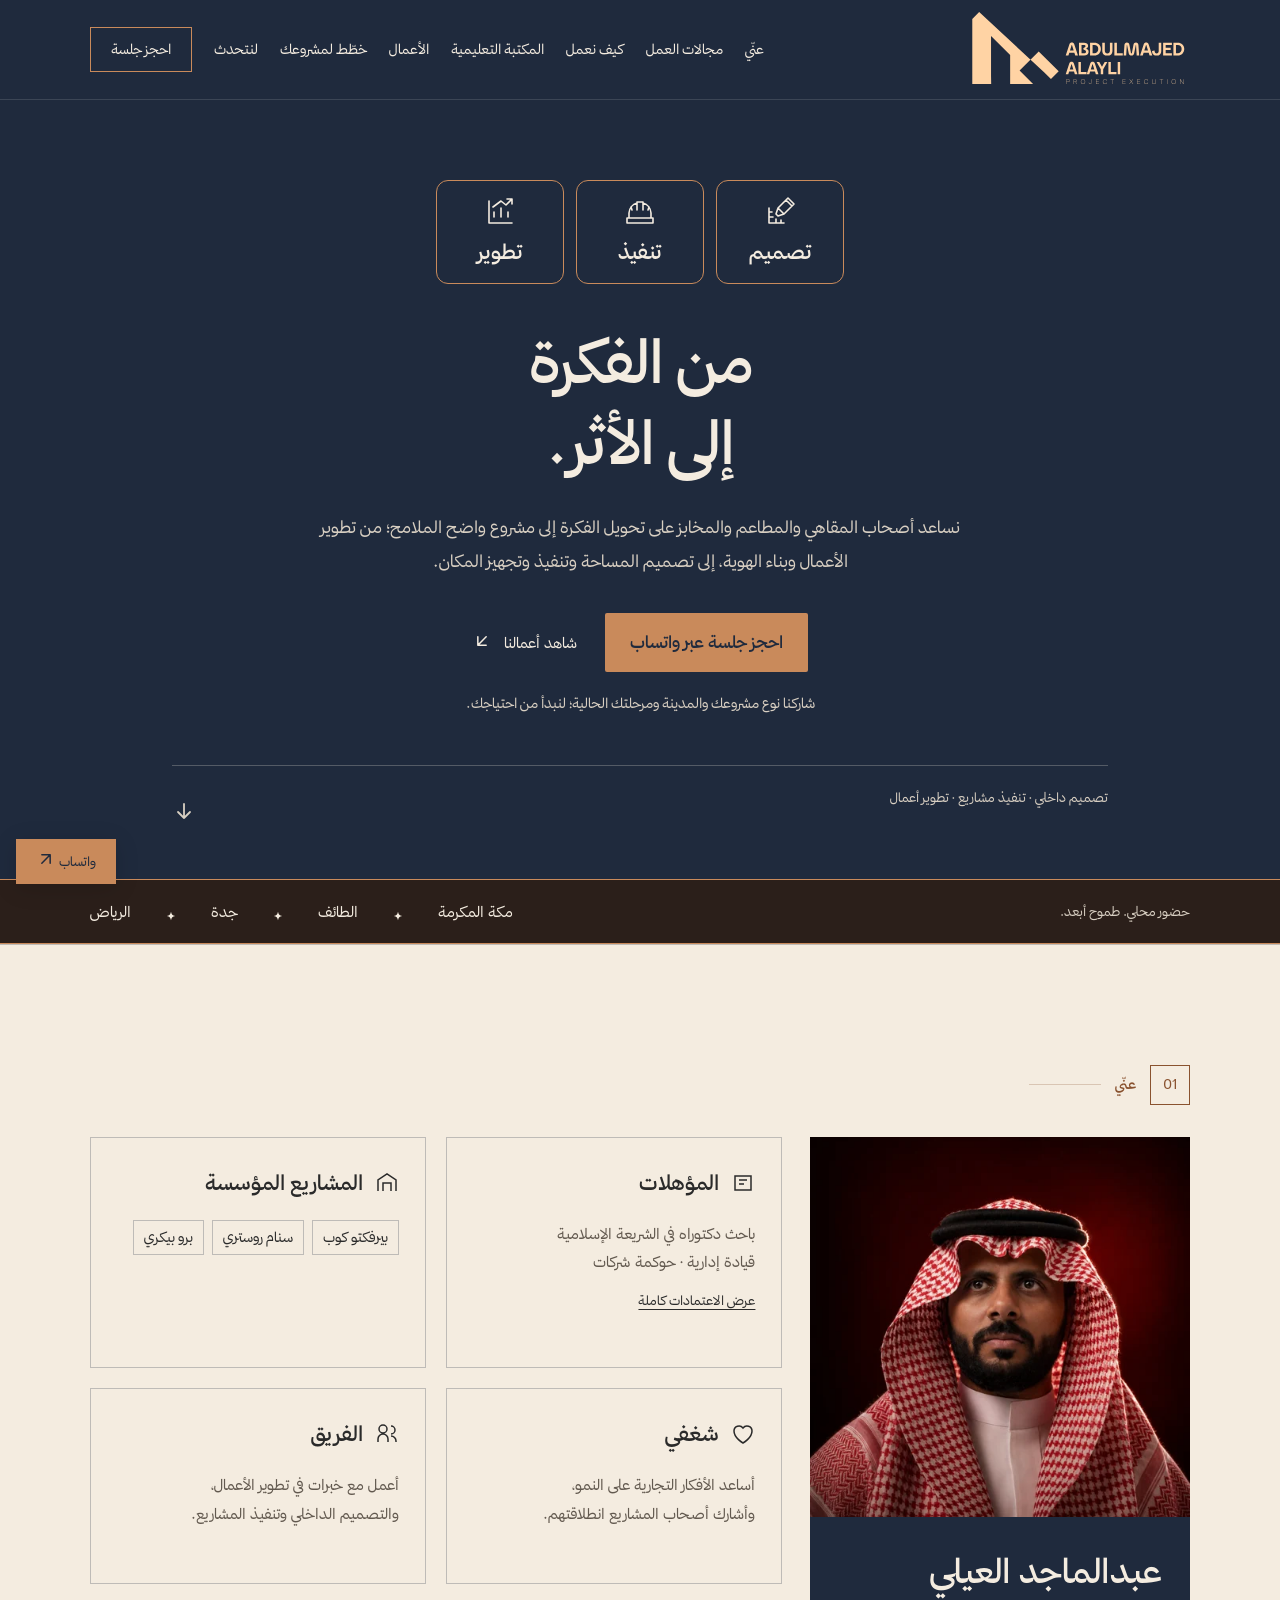
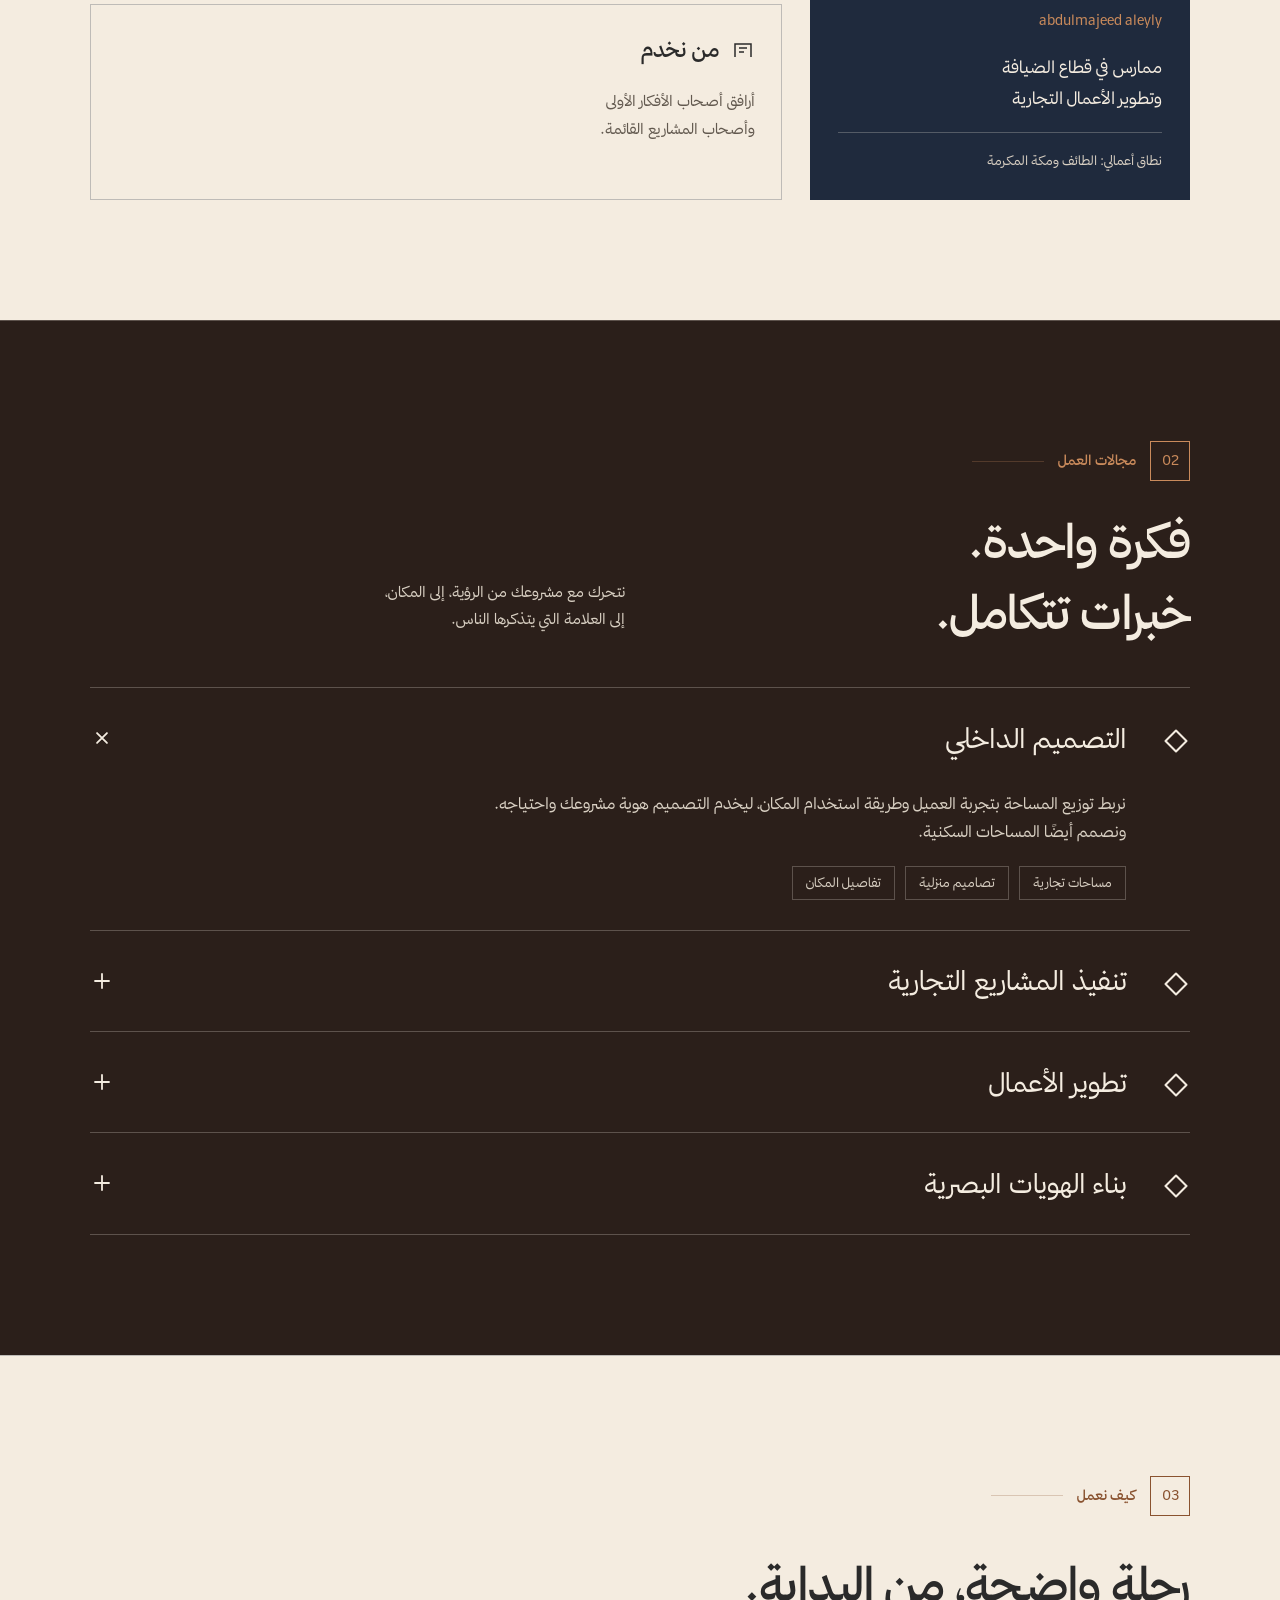
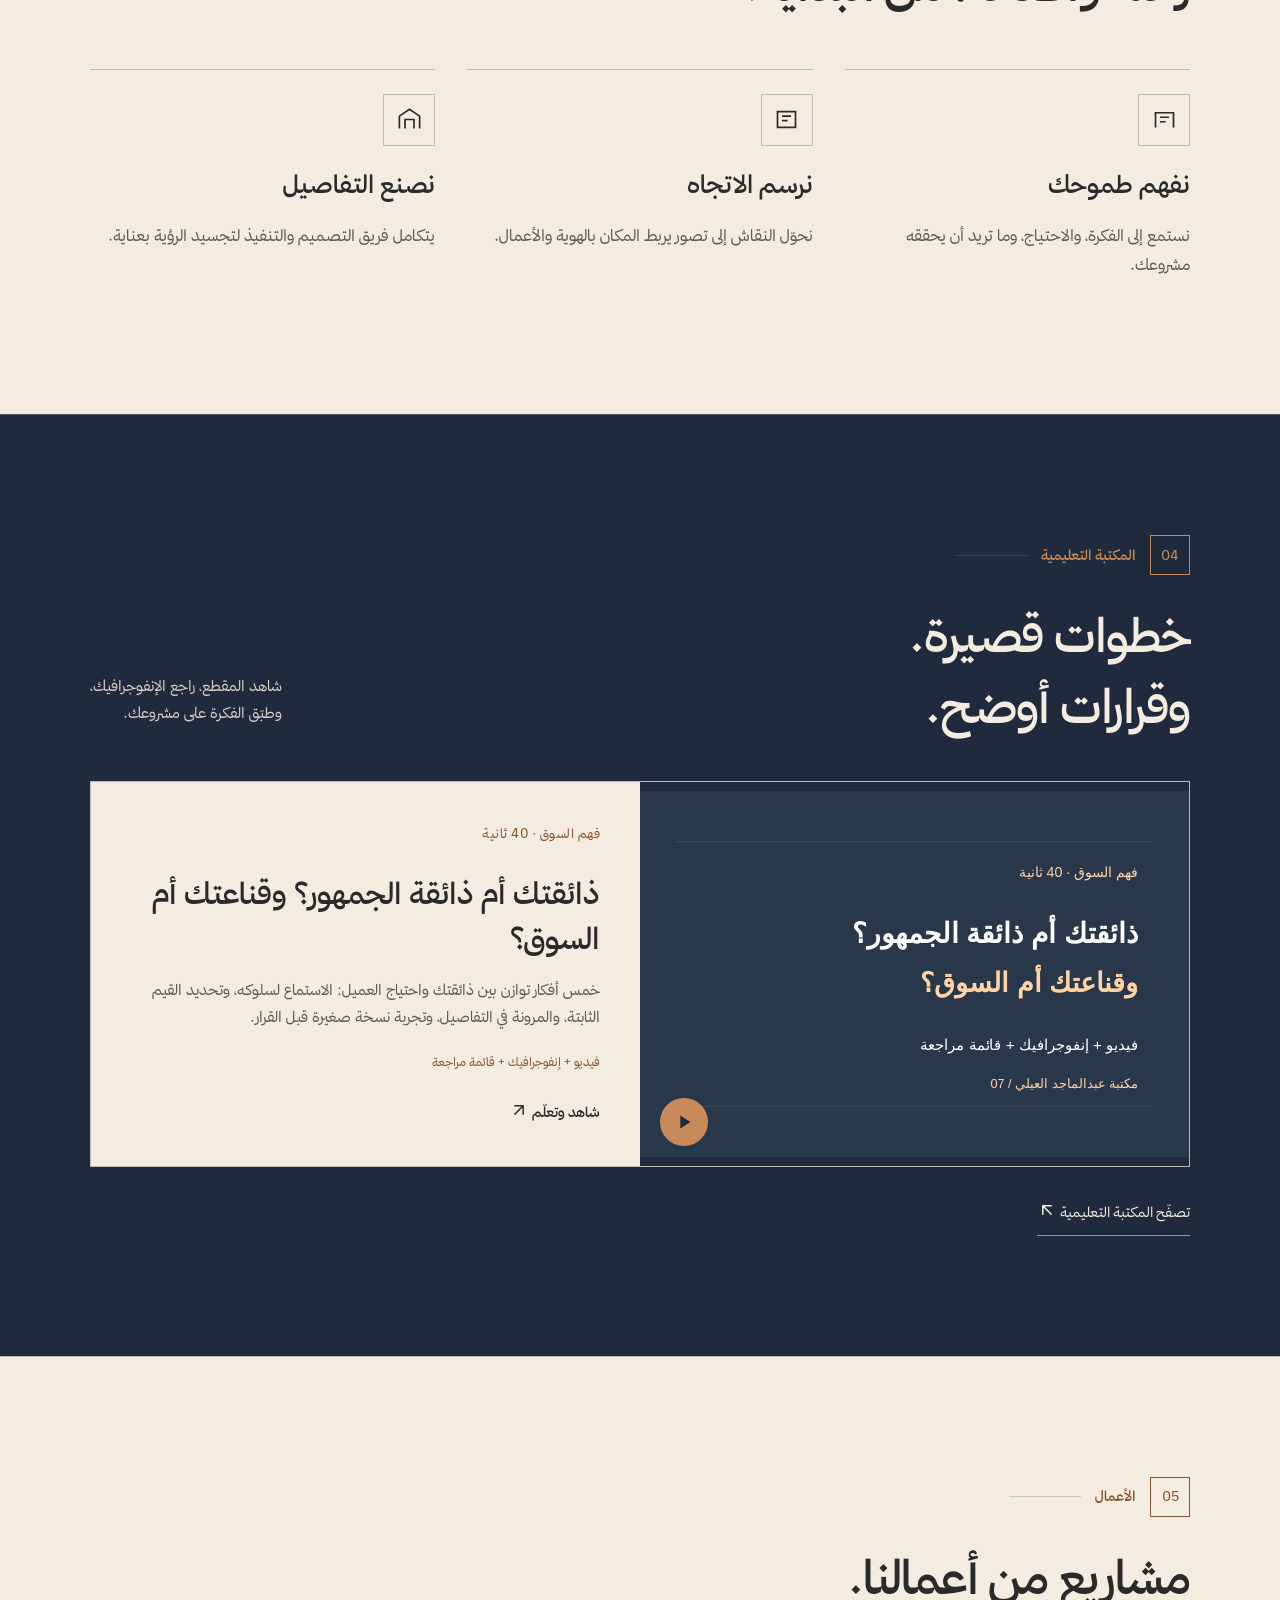
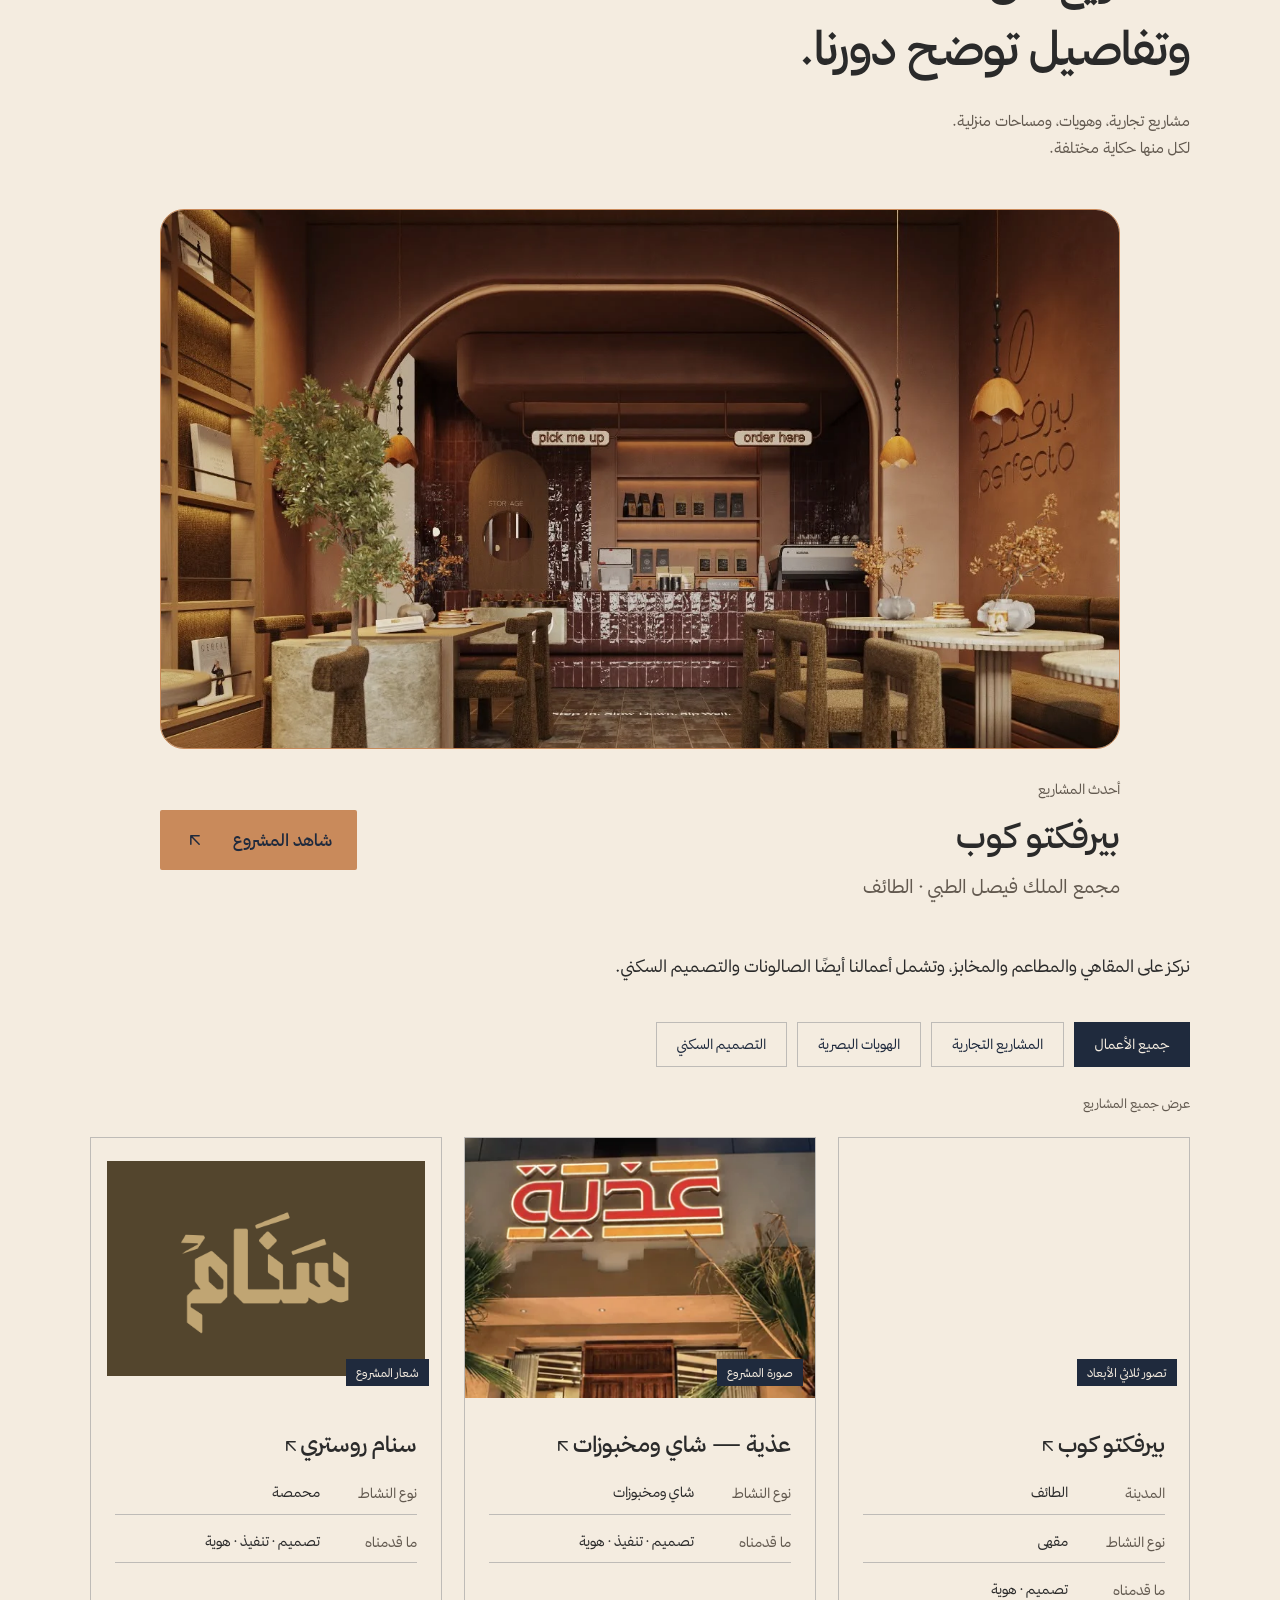
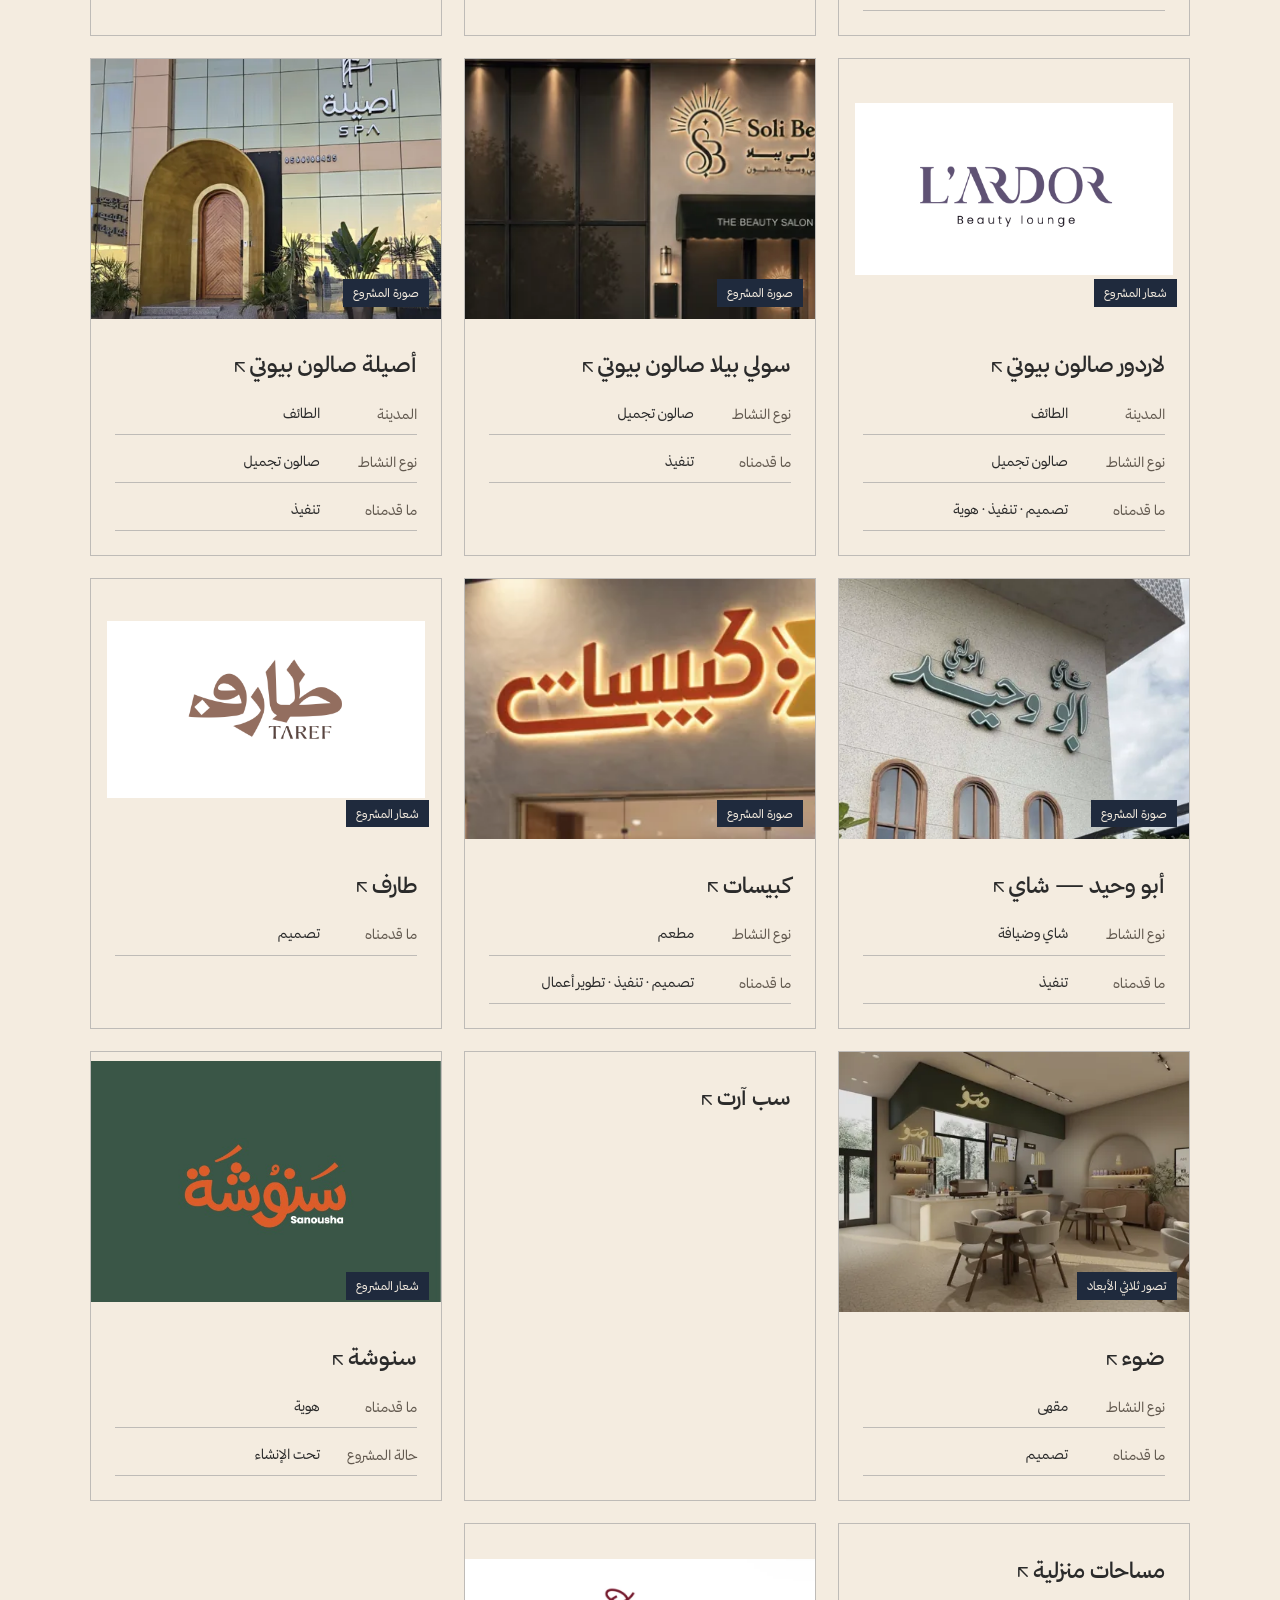
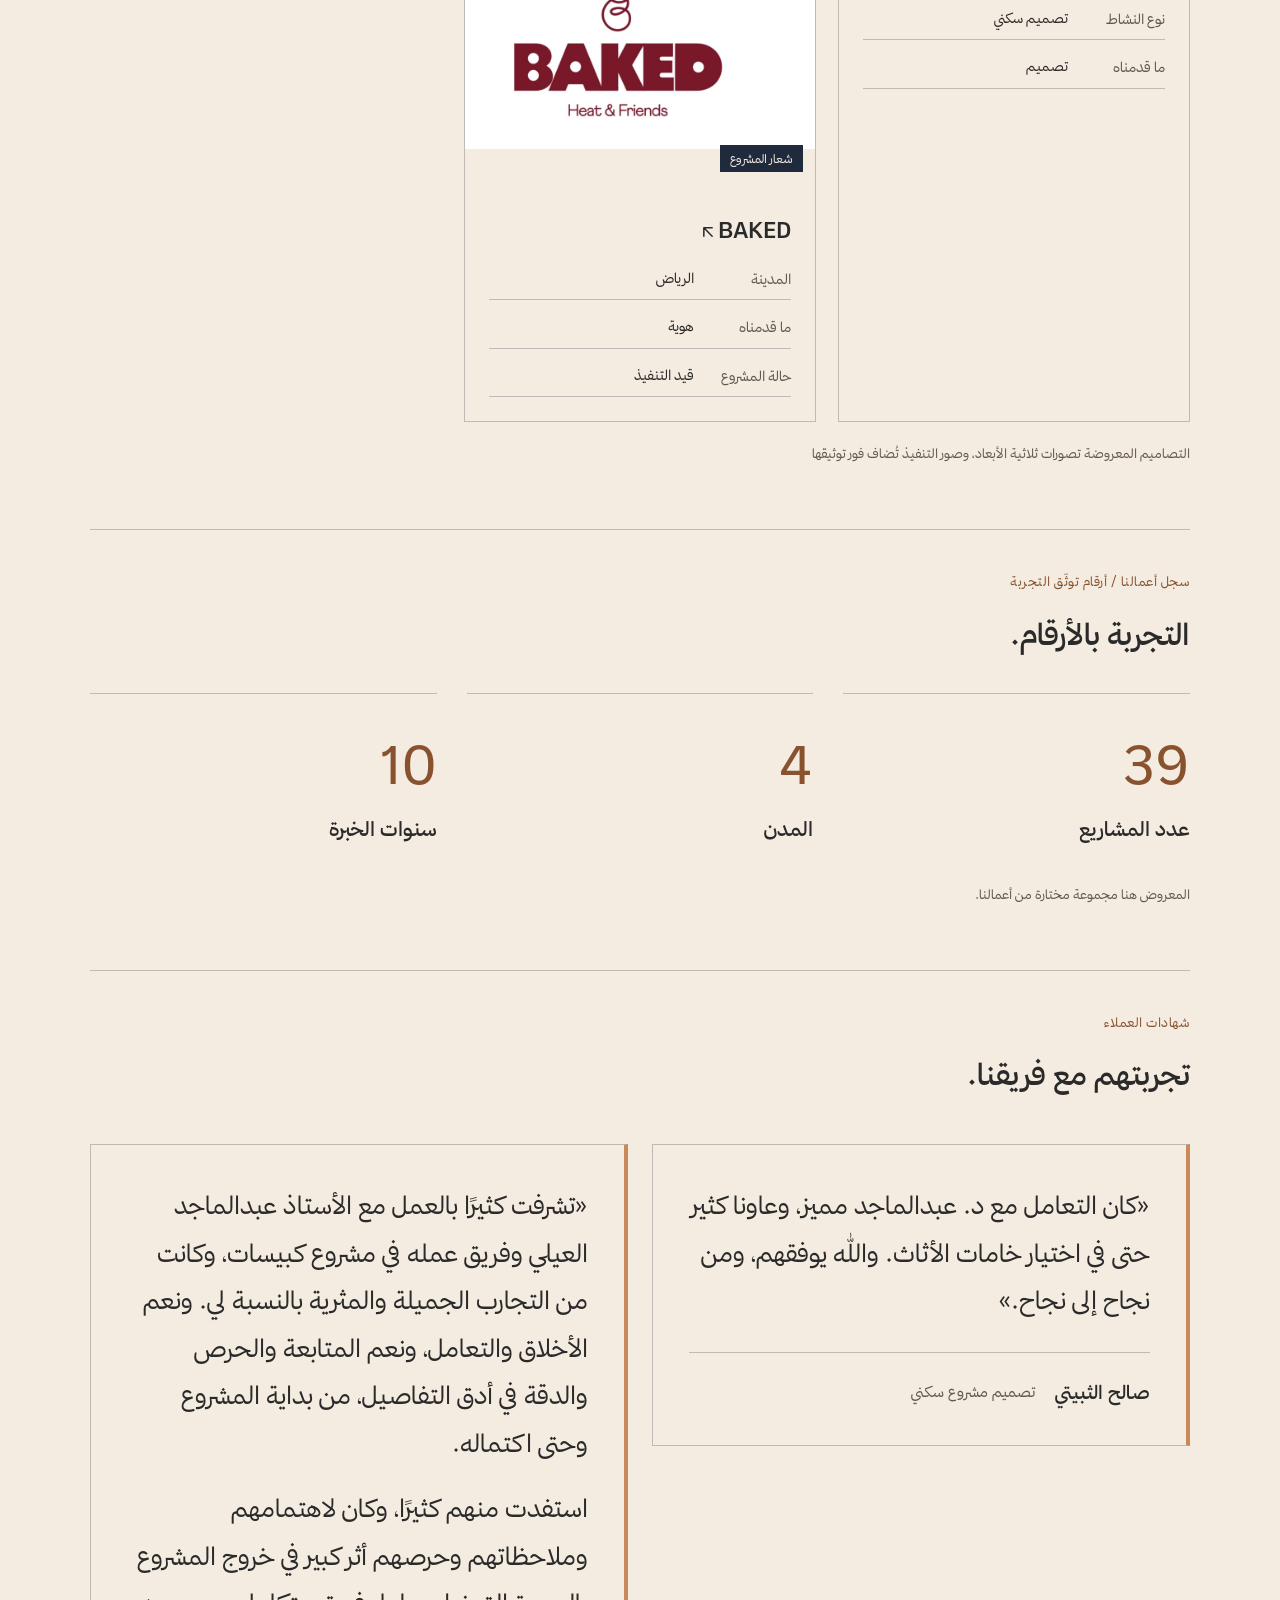
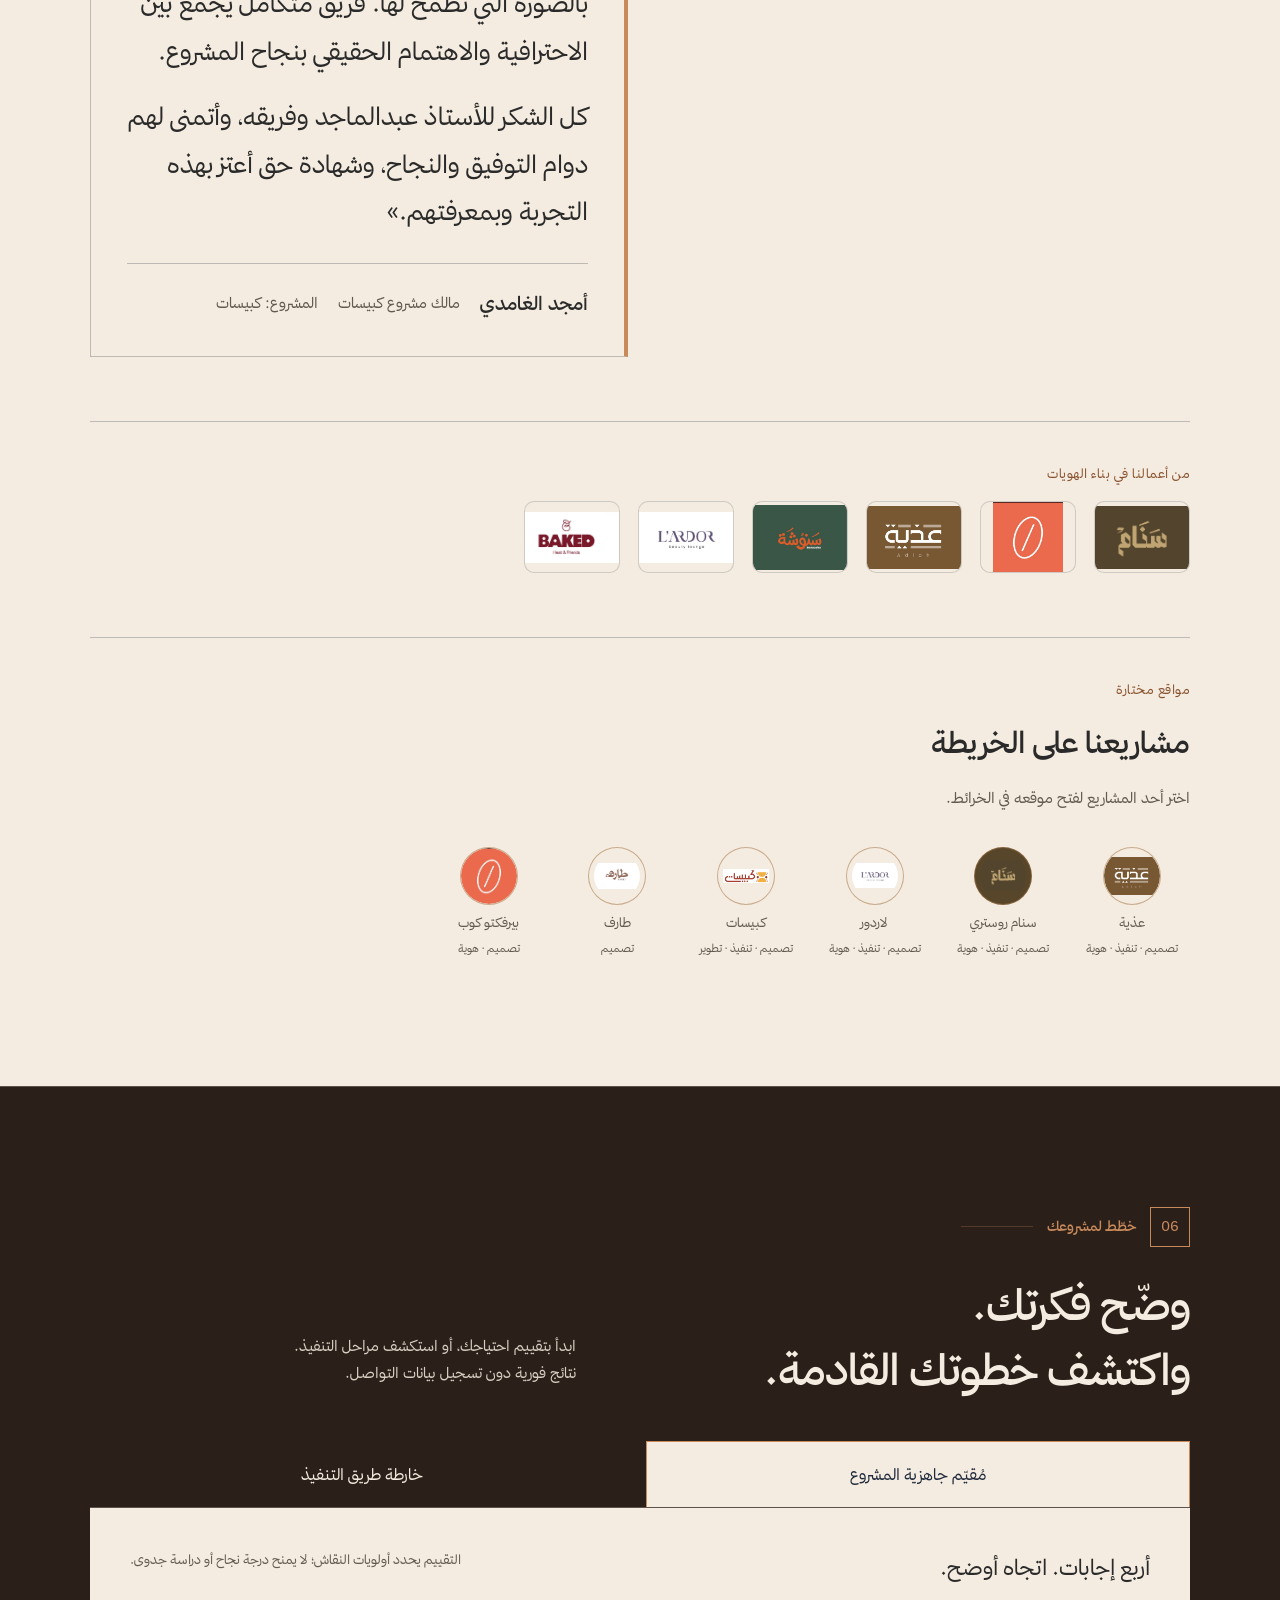
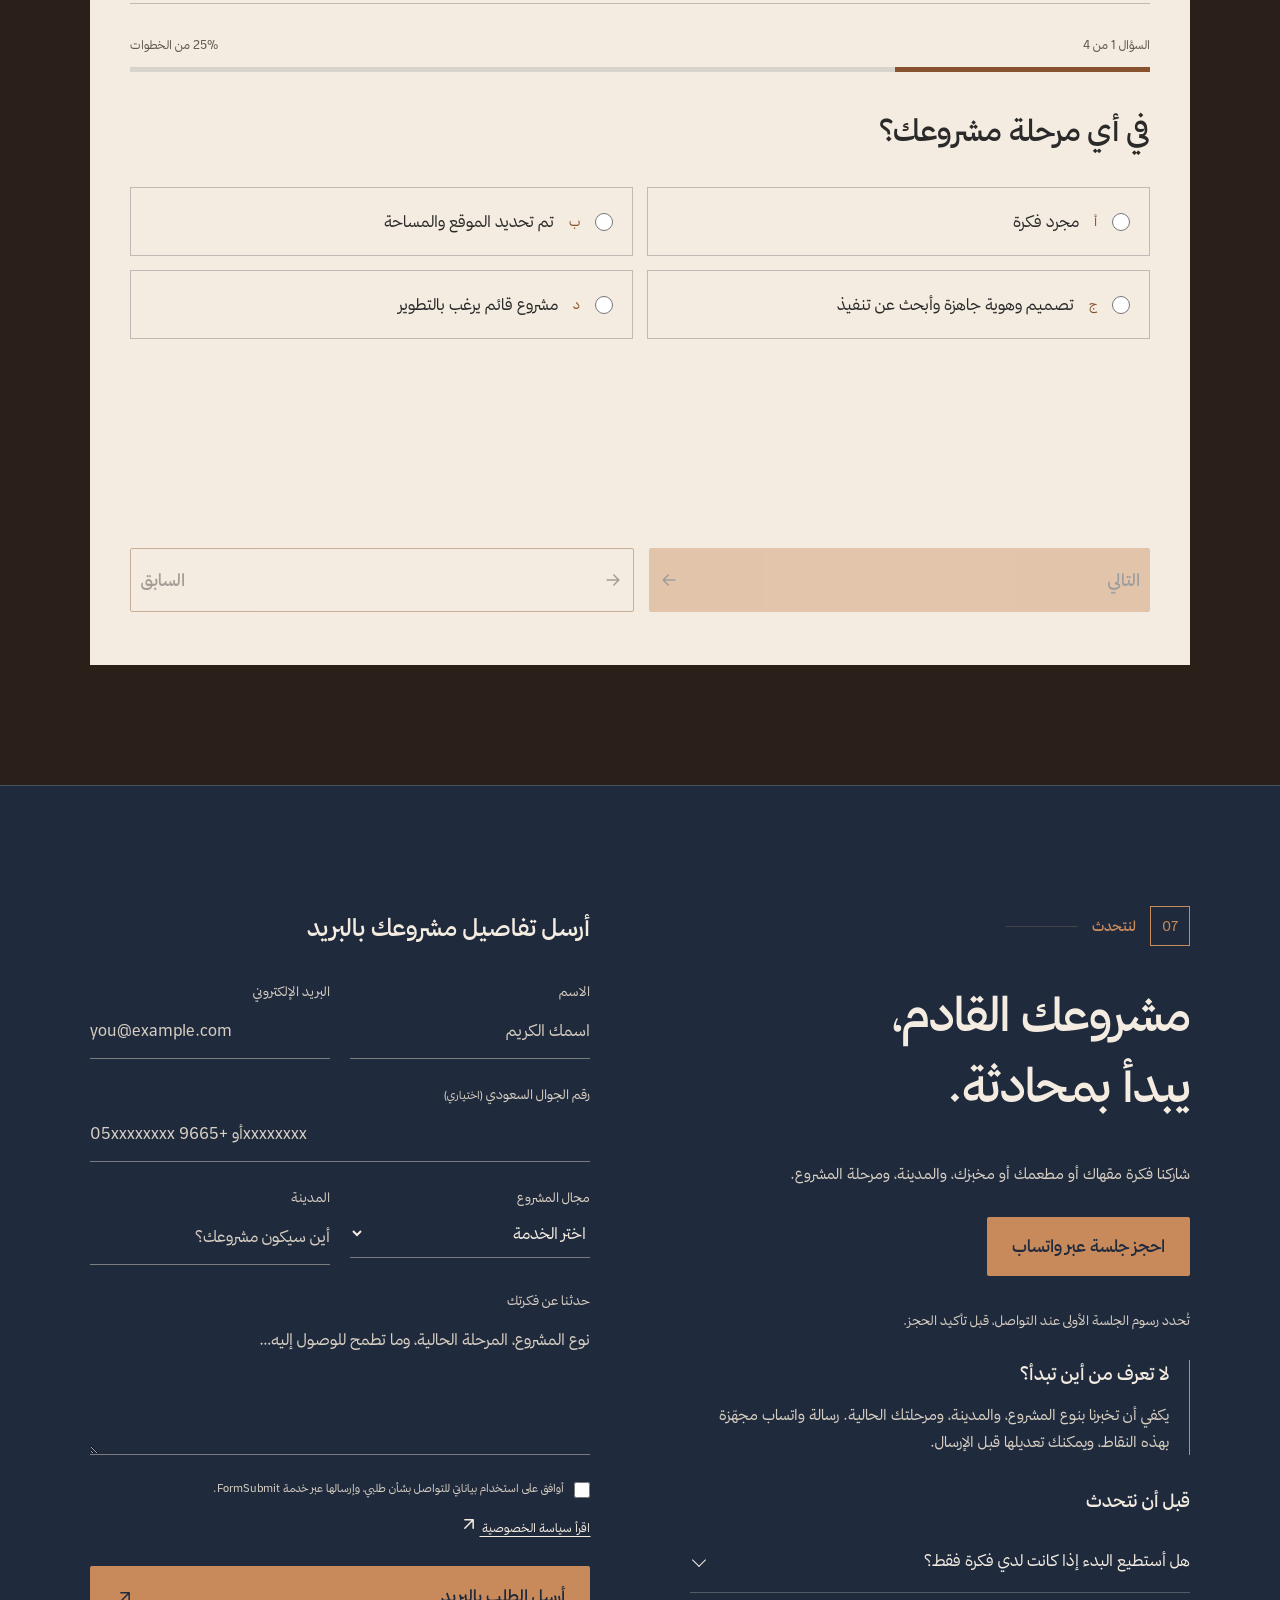
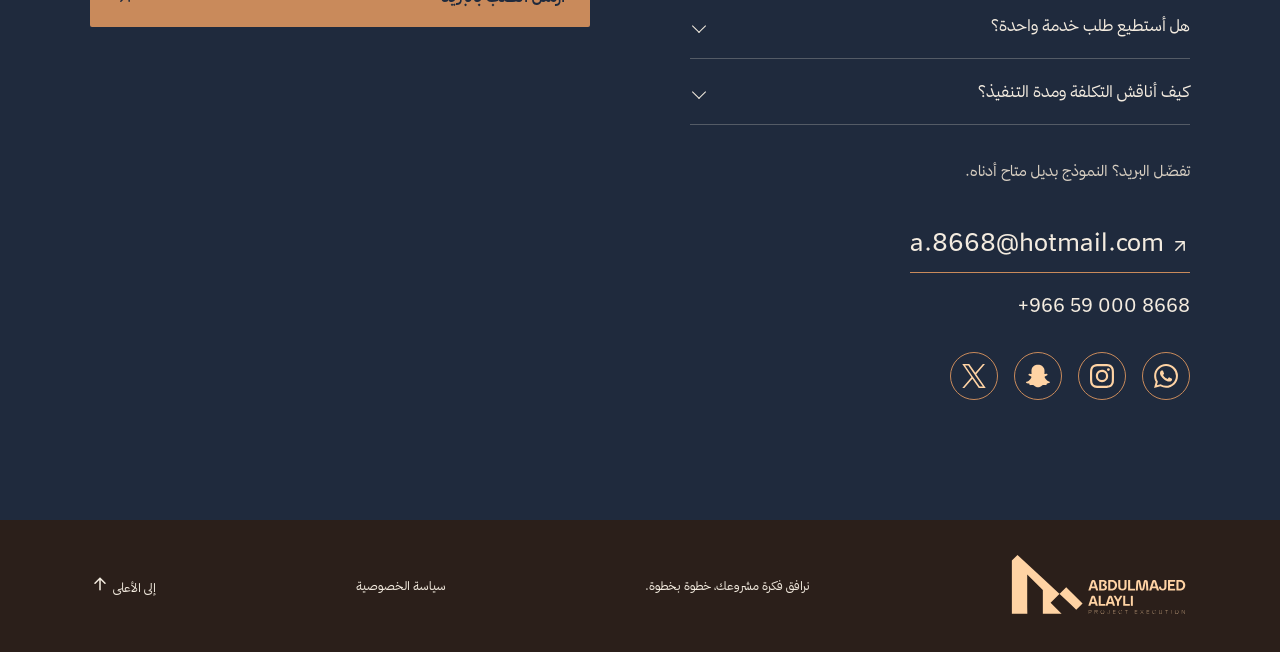
<file: index.html>
<!doctype html>
<html class="no-js" lang="ar" dir="rtl" data-type="service">
<!-- Business kind: service. Existing client navy/peach palette, Thmanyah type, project-led split hero. -->
<head>
<script>document.documentElement.classList.replace("no-js","js");</script>
<meta charset="UTF-8">
<meta name="viewport" content="width=device-width, initial-scale=1">
<title>تصميم وتنفيذ المقاهي بالطائف ومكة | عبدالماجد العيلي</title>
<meta name="description" content="من الفكرة إلى الأثر: تصميم وتنفيذ المقاهي والمطاعم والمخابز وتطوير الأعمال في الطائف ومكة وجدة والرياض مع فريق عبدالماجد العيلي.">
<link rel="stylesheet" href="assets/font.css">
<link rel="stylesheet" href="style.css?v=20261105-polish">
<link rel="stylesheet" href="learning.css?v=20261105-polish">
<link rel="stylesheet" href="enhancements.css?v=20261108-vectors2">
<link rel="stylesheet" href="organization.css?v=20261110-services">
<link rel="canonical" href="https://aleyly.github.io/abdulmajeed-aleyly-portfolio/">
<meta name="theme-color" content="#1F2A3D">
<link rel="icon" href="favicon.svg?v=approved-ai" type="image/svg+xml">
<meta property="og:type" content="website">
<meta property="og:locale" content="ar_SA">
<meta property="og:site_name" content="عبدالماجد العيلي">
<meta property="og:title" content="تصميم وتنفيذ المقاهي بالطائف ومكة | عبدالماجد العيلي">
<meta property="og:description" content="من الفكرة إلى الأثر: تصميم وتنفيذ المقاهي والمطاعم والمخابز وتطوير الأعمال في الطائف ومكة وجدة والرياض مع فريق عبدالماجد العيلي.">
<meta property="og:url" content="https://aleyly.github.io/abdulmajeed-aleyly-portfolio/">
<meta property="og:image" content="https://aleyly.github.io/abdulmajeed-aleyly-portfolio/assets/social-share.jpg">
<meta property="og:image:width" content="1000">
<meta property="og:image:height" content="1200">
<meta property="og:image:alt" content="تصور تصميمي لبيرفكتو كوب في مجمع الملك فيصل الطبي بالطائف">
<meta name="twitter:card" content="summary_large_image">
<meta name="twitter:title" content="تصميم وتنفيذ المقاهي بالطائف ومكة | عبدالماجد العيلي">
<meta name="twitter:description" content="من الفكرة إلى الأثر: تصميم وتنفيذ المقاهي والمطاعم والمخابز وتطوير الأعمال في الطائف ومكة وجدة والرياض مع فريق عبدالماجد العيلي.">
<meta name="twitter:image" content="https://aleyly.github.io/abdulmajeed-aleyly-portfolio/assets/social-share.jpg">
<meta name="twitter:image:alt" content="تصميم داخلي لمقهى بيرفكتو كوب بأقواس وجلسات دافئة">
<script type="application/ld+json">{"@context": "https://schema.org", "@type": "ProfessionalService", "@id": "https://aleyly.github.io/abdulmajeed-aleyly-portfolio/#business", "name": "عبدالماجد العيلي", "alternateName": "abdulmajeed aleyly", "url": "https://aleyly.github.io/abdulmajeed-aleyly-portfolio/", "image": "https://aleyly.github.io/abdulmajeed-aleyly-portfolio/assets/social-share.jpg", "telephone": "+966590008668", "email": "a.8668@hotmail.com", "description": "من الفكرة إلى الأثر: تصميم وتنفيذ المقاهي والمطاعم والمخابز وتطوير الأعمال في الطائف ومكة وجدة والرياض مع فريق عبدالماجد العيلي.", "areaServed": [{"@type": "City", "name": "الطائف"}, {"@type": "City", "name": "مكة المكرمة"}, {"@type": "City", "name": "جدة"}, {"@type": "City", "name": "الرياض"}], "hasOfferCatalog": {"@type": "OfferCatalog", "name": "خدمات المشاريع التجارية", "itemListElement": [{"@type": "Offer", "itemOffered": {"@type": "Service", "name": "تطوير أعمال المقاهي والمطاعم والمخابز"}}, {"@type": "Offer", "itemOffered": {"@type": "Service", "name": "التصميم الداخلي"}}, {"@type": "Offer", "itemOffered": {"@type": "Service", "name": "تنفيذ المشاريع التجارية"}}, {"@type": "Offer", "itemOffered": {"@type": "Service", "name": "بناء الهوية البصرية"}}]}, "sameAs": ["https://instagram.com/a.8668", "https://www.snapchat.com/add/a.8668", "https://x.com/aa_8668"]}</script>
<meta name="page-type" content="service">
<meta name="site-kind" content="other">
<link rel="stylesheet" href="palette.css?v=20261114-colors">
<link rel="stylesheet" href="conversion.css?v=20261125-preview">
</head>
<body>
<a class="skip-link" href="#main-content">تجاوز إلى المحتوى</a>
<header>
<a href="#" aria-label="الرئيسية">
<img src="assets/brand-approved.svg" width="900" height="360" alt="عبدالماجد العيلي — تنفيذ المشاريع">
</a>
<nav id="primary-nav" aria-label="القائمة الرئيسية">
<a href="#about">عنّي</a>
<a href="#services">مجالات العمل</a>
<a href="#approach">كيف نعمل</a>
<a href="#learning-library">المكتبة التعليمية</a>
<a href="#projects">الأعمال</a>
<a href="#consultation-tools">خطّط لمشروعك</a>
<a href="#contact">لنتحدث</a>
<a href="https://wa.me/966590008668?text=%D8%A7%D9%84%D8%B3%D9%84%D8%A7%D9%85%20%D8%B9%D9%84%D9%8A%D9%83%D9%85%20%D8%A3%D8%B3%D8%AA%D8%A7%D8%B0%20%D8%B9%D8%A8%D8%AF%D8%A7%D9%84%D9%85%D8%A7%D8%AC%D8%AF%D8%8C%20%D8%A3%D8%B1%D8%BA%D8%A8%20%D9%81%D9%8A%20%D8%AD%D8%AC%D8%B2%20%D8%AC%D9%84%D8%B3%D8%A9%20%D9%84%D9%85%D9%86%D8%A7%D9%82%D8%B4%D8%A9%20%D9%85%D8%B4%D8%B1%D9%88%D8%B9%D9%8A.%0A%D9%86%D9%88%D8%B9%20%D8%A7%D9%84%D9%85%D8%B4%D8%B1%D9%88%D8%B9%3A%20%0A%D8%A7%D9%84%D9%85%D8%AF%D9%8A%D9%86%D8%A9%3A%20%0A%D9%85%D8%B1%D8%AD%D9%84%D8%A9%20%D8%A7%D9%84%D9%85%D8%B4%D8%B1%D9%88%D8%B9%3A%20%0A%D9%85%D8%A7%20%D8%A3%D8%AD%D8%AA%D8%A7%D8%AC%20%D8%A7%D9%84%D9%85%D8%B3%D8%A7%D8%B9%D8%AF%D8%A9%20%D9%81%D9%8A%D9%87%3A%20" target="_blank" rel="noopener noreferrer">احجز جلسة</a>
</nav>
<button type="button" id="menu" aria-label="القائمة" aria-expanded="false" aria-controls="primary-nav"><svg class="ui-icon ui-menu" width="24" height="24" viewBox="0 0 24 24" fill="none" stroke="currentColor" stroke-width="1.8" stroke-linecap="round" stroke-linejoin="round" aria-hidden="true" focusable="false"><path d="M4 6h16M4 12h16M4 18h16"/></svg></button>
</header>
<main id="main-content">
<section class="hero">
<div class="hero-copy">
<div class="hero-services" role="group" aria-label="اكتشف خدماتنا">
<a class="hero-service-link" href="#service-design" aria-label="تصميم — اكتشف خدمات التصميم الداخلي">
<svg class="hero-service-icon" width="32" height="32" viewBox="0 0 32 32" fill="none" stroke="currentColor" stroke-width="1.6" stroke-linecap="round" stroke-linejoin="round" aria-hidden="true" focusable="false"><path d="M5 12v15h15M5 21h4m-4-5h3m4 11v-4m5 4v-3M12 18l2-6L24 2l6 6-10 10-6 2Z M22 4l6 6M14 12l6 6"/></svg>
<span>تصميم</span>
</a>
<a class="hero-service-link" href="#service-execution" aria-label="تنفيذ — اكتشف خدمات تنفيذ المشاريع التجارية">
<svg class="hero-service-icon" width="32" height="32" viewBox="0 0 32 32" fill="none" stroke="currentColor" stroke-width="1.6" stroke-linecap="round" stroke-linejoin="round" aria-hidden="true" focusable="false"><path d="M5 22v-5a11 11 0 0 1 8-10m6 0a11 11 0 0 1 8 10v5M13 14V6h6v8M8 14l-1-3m17 3 1-3M3 22h26v5H3Z"/></svg>
<span>تنفيذ</span>
</a>
<a class="hero-service-link" href="#service-development" aria-label="تطوير — اكتشف خدمات تطوير الأعمال">
<svg class="hero-service-icon" width="32" height="32" viewBox="0 0 32 32" fill="none" stroke="currentColor" stroke-width="1.6" stroke-linecap="round" stroke-linejoin="round" aria-hidden="true" focusable="false"><path d="M5 5v22h23M10 21v-5m7 5v-9m7 9v-5M9 11l8-6 5 4 6-6M23 3h5v5"/></svg>
<span>تطوير</span>
</a>
</div>
<h1>من الفكرة<br>
<em>إلى الأثر.</em>
</h1>
<p>نساعد أصحاب المقاهي والمطاعم والمخابز على تحويل الفكرة إلى مشروع واضح الملامح؛ من تطوير الأعمال وبناء الهوية، إلى تصميم المساحة وتنفيذ وتجهيز المكان.</p>
<div class="actions">
<a class="button peach session-cta" href="https://wa.me/966590008668?text=%D8%A7%D9%84%D8%B3%D9%84%D8%A7%D9%85%20%D8%B9%D9%84%D9%8A%D9%83%D9%85%20%D8%A3%D8%B3%D8%AA%D8%A7%D8%B0%20%D8%B9%D8%A8%D8%AF%D8%A7%D9%84%D9%85%D8%A7%D8%AC%D8%AF%D8%8C%20%D8%A3%D8%B1%D8%BA%D8%A8%20%D9%81%D9%8A%20%D8%AD%D8%AC%D8%B2%20%D8%AC%D9%84%D8%B3%D8%A9%20%D9%84%D9%85%D9%86%D8%A7%D9%82%D8%B4%D8%A9%20%D9%85%D8%B4%D8%B1%D9%88%D8%B9%D9%8A.%0A%D9%86%D9%88%D8%B9%20%D8%A7%D9%84%D9%85%D8%B4%D8%B1%D9%88%D8%B9%3A%20%0A%D8%A7%D9%84%D9%85%D8%AF%D9%8A%D9%86%D8%A9%3A%20%0A%D9%85%D8%B1%D8%AD%D9%84%D8%A9%20%D8%A7%D9%84%D9%85%D8%B4%D8%B1%D9%88%D8%B9%3A%20%0A%D9%85%D8%A7%20%D8%A3%D8%AD%D8%AA%D8%A7%D8%AC%20%D8%A7%D9%84%D9%85%D8%B3%D8%A7%D8%B9%D8%AF%D8%A9%20%D9%81%D9%8A%D9%87%3A%20" target="_blank" rel="noopener noreferrer">احجز جلسة عبر واتساب</a>
<a class="text-link" href="#projects">شاهد أعمالنا <span><span aria-hidden="true"><svg class="ui-arrow" width="20" height="20" viewBox="0 0 24 24" fill="none" stroke="currentColor" stroke-width="1.8" stroke-linecap="round" stroke-linejoin="round" aria-hidden="true" focusable="false"><path d="M7 17 17 7M7 7h10v10" transform="rotate(180 12 12)"/></svg></span></span>
</a>
</div>
<p class="hero-next-step">شاركنا نوع مشروعك والمدينة ومرحلتك الحالية؛ لنبدأ من احتياجك.</p>
<div class="hero-foot">
<span>تصميم داخلي · تنفيذ مشاريع · تطوير أعمال</span>
<a href="#about" aria-label="اكتشف المزيد"><span aria-hidden="true"><svg class="ui-arrow" width="20" height="20" viewBox="0 0 24 24" fill="none" stroke="currentColor" stroke-width="1.8" stroke-linecap="round" stroke-linejoin="round" aria-hidden="true" focusable="false"><path d="M12 19V5m-6 6 6-6 6 6" transform="rotate(180 12 12)"/></svg></span></a>
</div>
</div>
<div class="city-strip">
<span>حضور محلي. طموح أبعد.</span>
<div>مكة المكرمة <b><svg class="ui-icon ui-spark" width="24" height="24" viewBox="0 0 24 24" fill="none" stroke="currentColor" stroke-width="1.8" stroke-linecap="round" stroke-linejoin="round" aria-hidden="true" focusable="false"><path d="M12 2c1.4 6.5 3.5 8.6 10 10-6.5 1.4-8.6 3.5-10 10C10.6 15.5 8.5 13.4 2 12c6.5-1.4 8.6-3.5 10-10Z" fill="currentColor" stroke="none"/></svg></b> الطائف <b><svg class="ui-icon ui-spark" width="24" height="24" viewBox="0 0 24 24" fill="none" stroke="currentColor" stroke-width="1.8" stroke-linecap="round" stroke-linejoin="round" aria-hidden="true" focusable="false"><path d="M12 2c1.4 6.5 3.5 8.6 10 10-6.5 1.4-8.6 3.5-10 10C10.6 15.5 8.5 13.4 2 12c6.5-1.4 8.6-3.5 10-10Z" fill="currentColor" stroke="none"/></svg></b> جدة <b><svg class="ui-icon ui-spark" width="24" height="24" viewBox="0 0 24 24" fill="none" stroke="currentColor" stroke-width="1.8" stroke-linecap="round" stroke-linejoin="round" aria-hidden="true" focusable="false"><path d="M12 2c1.4 6.5 3.5 8.6 10 10-6.5 1.4-8.6 3.5-10 10C10.6 15.5 8.5 13.4 2 12c6.5-1.4 8.6-3.5 10-10Z" fill="currentColor" stroke="none"/></svg></b> الرياض</div>
</div>
</section>
<section id="about" class="section about about-profile main-section" aria-labelledby="about-title">
<div class="section-label">
<span class="section-index" dir="ltr">01</span>
<span>عنّي</span>
</div>
<div class="profile-layout">
<article class="profile-main">
<div class="portrait-frame">
<img src="assets/portrait/abdulmajeed-800.webp" srcset="assets/portrait/abdulmajeed-480.webp 480w, assets/portrait/abdulmajeed-800.webp 800w" sizes="(max-width:700px) 110px, (max-width:1100px) 32vw, 30vw" width="1122" height="1402" alt="صورة شخصية لعبدالماجد العيلي" loading="lazy" decoding="async">
</div>
<div class="profile-identity">
<h2 id="about-title">عبدالماجد العيلي</h2>
<span lang="en" dir="ltr">abdulmajeed aleyly</span>
<!-- TODO(owner): Resolve the hospitality practitioner description here versus the institutional development consultant team title; approve one consistent positioning. -->
<p>ممارس في قطاع الضيافة<br>وتطوير الأعمال التجارية</p>
<p class="profile-city">نطاق أعمالي: الطائف ومكة المكرمة</p>
</div>
</article>
<div class="profile-notes">
<article class="profile-note ">
<div class="profile-note-title">
<svg viewBox="0 0 24 24" fill="none" stroke="currentColor" stroke-width="1.5" aria-hidden="true">
<path d="M4 5h16v14H4z M8 9h8 M8 13h5"/>
</svg>
<h3>المؤهلات</h3>
</div>
<p>باحث دكتوراه في الشريعة الإسلامية<br>قيادة إدارية · حوكمة شركات</p>
<details class="credentials">
<summary>عرض الاعتمادات كاملة</summary>
<p>الرخصة الدولية في القيادة الإدارية، ومسؤول حوكمة شركات معتمد.</p>
</details>
</article>
<article class="profile-note ">
<div class="profile-note-title">
<svg viewBox="0 0 24 24" fill="none" stroke="currentColor" stroke-width="1.5" aria-hidden="true">
<path d="M3 20V9l9-6 9 6v11 M8 20v-8h8v8"/>
</svg>
<h3>المشاريع المؤسسة</h3>
</div>
<div class="profile-chips">
<span>بيرفكتو كوب</span>
<span>سنام روستري</span>
<span>برو بيكري</span>
</div>
</article>
<article class="profile-note ">
<div class="profile-note-title">
<svg viewBox="0 0 24 24" fill="none" stroke="currentColor" stroke-width="1.5" aria-hidden="true">
<path d="M12 21s-9-5-9-12a5 5 0 0 1 9-3 5 5 0 0 1 9 3c0 7-9 12-9 12Z"/>
</svg>
<h3>شغفي</h3>
</div>
<p>أساعد الأفكار التجارية على النمو،<br>وأشارك أصحاب المشاريع انطلاقتهم.</p>
</article>
<article class="profile-note ">
<div class="profile-note-title">
<svg viewBox="0 0 24 24" fill="none" stroke="currentColor" stroke-width="1.5" aria-hidden="true">
<path d="M3 20v-3a5 5 0 0 1 10 0v3 M8 3a4 4 0 1 0 0 8 4 4 0 0 0 0-8 M16 4a4 4 0 0 1 0 8 M16 14a5 5 0 0 1 5 5v1"/>
</svg>
<h3>الفريق</h3>
</div>
<p>أعمل مع خبرات في تطوير الأعمال،<br>والتصميم الداخلي وتنفيذ المشاريع.</p>
</article>
<article class="profile-note profile-note-wide">
<div class="profile-note-title">
<svg viewBox="0 0 24 24" fill="none" stroke="currentColor" stroke-width="1.5" aria-hidden="true">
<path d="M4 19V6h16v13 M8 10h8 M8 14h5"/>
</svg>
<h3>من نخدم</h3>
</div>
<p>أرافق أصحاب الأفكار الأولى<br>وأصحاب المشاريع القائمة.</p>
</article>
</div>
</div>
<details id="team" class="profile-team" hidden>
<summary>تعرّف على فريق العمل <span aria-hidden="true"><svg class="ui-icon ui-plus" width="24" height="24" viewBox="0 0 24 24" fill="none" stroke="currentColor" stroke-width="1.8" stroke-linecap="round" stroke-linejoin="round" aria-hidden="true" focusable="false"><path d="M12 5v14M5 12h14"/></svg></span>
</summary>
<div class="profile-team-body">
<div class="section-head">
<div>
<div class="eyebrow">فريق العمل</div>
<h3>خبرات تتكامل حول مشروعك.</h3>
</div>
<p>خبرات في التطوير المؤسسي والحوكمة والتواصل،<br>تعمل معًا لفهم احتياج المشروع.</p>
</div>
<div class="team-grid">
<article class="team-card team-member">
<div class="team-portrait-viewport team-portrait-owner">
<img src="assets/portrait/abdulmajeed-480.webp" width="480" height="600" alt="عبدالماجد العيلي" loading="lazy" decoding="async">
</div>
<div class="team-member-copy">
<h3>عبدالماجد العيلي</h3>
<!-- TODO(owner): Provide client-facing wording for Abdulmajeed Aleyly: what this member does for a cafe, restaurant or bakery owner. Retain the supplied title until approved. -->
<p class="team-role">مستشار التطوير المؤسسي</p>
<p class="team-bio">ربط الاستراتيجية بالتنفيذ، وتطوير نماذج التشغيل وأطر الحوكمة.</p>
<div class="team-specialties">
<span>التحول المؤسسي</span>
<span>نماذج التشغيل</span>
<span>متابعة الأداء</span>
</div>
</div>
</article>
<article class="team-card team-member">
<div class="team-portrait-viewport" style="aspect-ratio:305/305">
<img src="assets/team/mohammed-ali-ibrahim-profile.webp" width="2868" height="1320" alt="صورة شخصية لمحمد علي عبد الرحيم إبراهيم" loading="lazy" decoding="async" style="width:940.327869%;left:-765.573770%;top:-58.360656%;">
</div>
<div class="team-member-copy">
<h3>محمد علي عبد الرحيم إبراهيم</h3>
<!-- TODO(owner): Provide client-facing wording for Mohammed Ali Ibrahim: what this member does for a cafe, restaurant or bakery owner. Retain the supplied title until approved. -->
<p class="team-role">استشاري الحوكمة وتطوير الأعمال</p>
<p class="team-bio">حوكمة الشركات، وتطوير الأعمال، وهيكلة المنظمات والنماذج التشغيلية.</p>
<div class="team-specialties">
<span>حوكمة الشركات</span>
<span>تطوير الأعمال</span>
<span>التطوير التنظيمي</span>
</div>
</div>
</article>
<article class="team-card team-member">
<div class="team-portrait-viewport" style="aspect-ratio:305/302">
<img src="assets/team/mohammed-el-sayed-farag-profile.webp" width="2868" height="1320" alt="صورة شخصية لمحمد محمد السيد إبراهيم فرج" loading="lazy" decoding="async" style="width:940.327869%;left:-765.901639%;top:-75.165563%;">
</div>
<div class="team-member-copy">
<h3>محمد محمد السيد إبراهيم فرج</h3>
<!-- TODO(owner): Provide client-facing wording for Mohammed El Sayed Farag: what this member does for a cafe, restaurant or bakery owner. Retain the supplied title until approved. -->
<p class="team-role">مخطط التجارب المؤسسية والتواصل التنظيمي</p>
<p class="team-bio">استراتيجيات التواصل المؤسسي وتجربة الموظف وبناء الهوية التنظيمية.</p>
<div class="team-specialties">
<span>التواصل المؤسسي</span>
<span>تجربة الموظف</span>
<span>الهوية التنظيمية</span>
</div>
</div>
</article>
</div>
</div>
</details>
</section>
<section id="services" class="section main-section services">
<div class="section-head">
<div>
<div class="section-label">
<span class="section-index" dir="ltr">02</span>
<span>مجالات العمل</span>
</div>
<h2>فكرة واحدة.<br>خبرات <em>تتكامل.</em>
</h2>
</div>
<p>نتحرك مع مشروعك من الرؤية، إلى المكان،<br>إلى العلامة التي يتذكرها الناس.</p>
</div>
<div class="service-list">
<details id="service-design" open>
<summary>
<span class="service-mark" aria-hidden="true"><svg class="ui-icon ui-diamond" width="24" height="24" viewBox="0 0 24 24" fill="none" stroke="currentColor" stroke-width="1.8" stroke-linecap="round" stroke-linejoin="round" aria-hidden="true" focusable="false"><path d="m12 3 9 9-9 9-9-9Z"/></svg></span>
<h3>التصميم الداخلي</h3>
<span class="plus"><svg class="ui-icon ui-plus" width="24" height="24" viewBox="0 0 24 24" fill="none" stroke="currentColor" stroke-width="1.8" stroke-linecap="round" stroke-linejoin="round" aria-hidden="true" focusable="false"><path d="M12 5v14M5 12h14"/></svg></span>
</summary>
<div class="service-body">نربط توزيع المساحة بتجربة العميل وطريقة استخدام المكان، ليخدم التصميم هوية مشروعك واحتياجه. ونصمم أيضًا المساحات السكنية.<div class="tags">
<span>مساحات تجارية</span>
<span>تصاميم منزلية</span>
<span>تفاصيل المكان</span>
</div>
</div>
</details>
<details id="service-execution">
<summary>
<span class="service-mark" aria-hidden="true"><svg class="ui-icon ui-diamond" width="24" height="24" viewBox="0 0 24 24" fill="none" stroke="currentColor" stroke-width="1.8" stroke-linecap="round" stroke-linejoin="round" aria-hidden="true" focusable="false"><path d="m12 3 9 9-9 9-9-9Z"/></svg></span>
<h3>تنفيذ المشاريع التجارية</h3>
<span class="plus"><svg class="ui-icon ui-plus" width="24" height="24" viewBox="0 0 24 24" fill="none" stroke="currentColor" stroke-width="1.8" stroke-linecap="round" stroke-linejoin="round" aria-hidden="true" focusable="false"><path d="M12 5v14M5 12h14"/></svg></span>
</summary>
<div class="service-body">نحوّل المخططات المعتمدة إلى مكان مجهّز، بفريق من المهندسين وكوادر التنفيذ، مع متابعة تفاصيل الأعمال ضمن نطاق المشروع.</div>
</details>
<details id="service-development">
<summary>
<span class="service-mark" aria-hidden="true"><svg class="ui-icon ui-diamond" width="24" height="24" viewBox="0 0 24 24" fill="none" stroke="currentColor" stroke-width="1.8" stroke-linecap="round" stroke-linejoin="round" aria-hidden="true" focusable="false"><path d="m12 3 9 9-9 9-9-9Z"/></svg></span>
<h3>تطوير الأعمال</h3>
<span class="plus"><svg class="ui-icon ui-plus" width="24" height="24" viewBox="0 0 24 24" fill="none" stroke="currentColor" stroke-width="1.8" stroke-linecap="round" stroke-linejoin="round" aria-hidden="true" focusable="false"><path d="M12 5v14M5 12h14"/></svg></span>
</summary>
<div class="service-body">نراجع فكرة المشروع واحتياجه لنوضّح اتجاه العمل وأولويات التطوير، بالاستفادة من تجاربنا في الرياض ومكة المكرمة والطائف وجدة.</div>
</details>
<details>
<summary>
<span class="service-mark" aria-hidden="true"><svg class="ui-icon ui-diamond" width="24" height="24" viewBox="0 0 24 24" fill="none" stroke="currentColor" stroke-width="1.8" stroke-linecap="round" stroke-linejoin="round" aria-hidden="true" focusable="false"><path d="m12 3 9 9-9 9-9-9Z"/></svg></span>
<h3>بناء الهويات البصرية</h3>
<span class="plus"><svg class="ui-icon ui-plus" width="24" height="24" viewBox="0 0 24 24" fill="none" stroke="currentColor" stroke-width="1.8" stroke-linecap="round" stroke-linejoin="round" aria-hidden="true" focusable="false"><path d="M12 5v14M5 12h14"/></svg></span>
</summary>
<div class="service-body">نربط شخصية المشروع بشعاره وألوانه وتطبيقاته، ليكون حضوره البصري متسقًا في نقاط تواصله مع العميل.</div>
</details>
</div>
</section>
<section id="approach" class="section main-section approach">
<div class="section-label">
<span class="section-index" dir="ltr">03</span>
<span>كيف نعمل</span>
</div>
<h2>رحلة واضحة، <em>من البداية.</em>
</h2>
<div class="steps">
<article>
<span class="approach-icon" aria-hidden="true">
<svg viewBox="0 0 24 24" fill="none" stroke="currentColor" stroke-width="1.5" aria-hidden="true">
<path d="M4 19V6h16v13 M8 10h8 M8 14h5"/>
</svg>
</span>
<h3>نفهم طموحك</h3>
<p>نستمع إلى الفكرة، والاحتياج، وما تريد أن يحققه مشروعك.</p>
</article>
<article>
<span class="approach-icon" aria-hidden="true">
<svg viewBox="0 0 24 24" fill="none" stroke="currentColor" stroke-width="1.5" aria-hidden="true">
<path d="M4 5h16v14H4z M8 9h8 M8 13h5"/>
</svg>
</span>
<h3>نرسم الاتجاه</h3>
<p>نحوّل النقاش إلى تصور يربط المكان بالهوية والأعمال.</p>
</article>
<article>
<span class="approach-icon" aria-hidden="true">
<svg viewBox="0 0 24 24" fill="none" stroke="currentColor" stroke-width="1.5" aria-hidden="true">
<path d="M3 20V9l9-6 9 6v11 M8 20v-8h8v8"/>
</svg>
</span>
<h3>نصنع التفاصيل</h3>
<p>يتكامل فريق التصميم والتنفيذ لتجسيد الرؤية بعناية.</p>
</article>
</div>
</section>
<section id="learning-library" class="section main-section learning-home" aria-labelledby="learning-library-title">
<div class="section-head">
<div>
<div class="section-label"><span class="section-index" dir="ltr">04</span><span>المكتبة التعليمية</span></div>
<h2 id="learning-library-title">خطوات قصيرة.<br>وقرارات <em>أوضح.</em>
</h2>
</div>
<p>شاهد المقطع، راجع الإنفوجرافيك،<br>وطبّق الفكرة على مشروعك.</p>
</div>
<div id="learning-preview">
</div>
<a class="library-visit" href="library.html">تصفّح المكتبة التعليمية <span aria-hidden="true"><svg class="ui-arrow" width="20" height="20" viewBox="0 0 24 24" fill="none" stroke="currentColor" stroke-width="1.8" stroke-linecap="round" stroke-linejoin="round" aria-hidden="true" focusable="false"><path d="M7 17 17 7M7 7h10v10" transform="rotate(-90 12 12)"/></svg></span></a>
</section>
<section id="projects" class="section main-section projects">
<div class="section-head">
<div>
<div class="section-label">
<span class="section-index" dir="ltr">05</span>
<span>الأعمال</span>
</div>
<h2>مشاريع من أعمالنا.<br>وتفاصيل توضح <em>دورنا.</em>
</h2>
</div>
<p>مشاريع تجارية، وهويات، ومساحات منزلية.<br>لكل منها حكاية مختلفة.</p>
</div>
<div id="featured-project" class="featured-project" aria-labelledby="featured-project-title">
<div class="featured-project-frame">
<img src="assets/projects/perfecto-medical-800.webp" srcset="assets/projects/perfecto-medical-480.webp 480w, assets/projects/perfecto-medical-800.webp 800w, assets/projects/perfecto-medical.webp 1333w" sizes="(max-width:700px) 88vw, 80vw" width="1333" height="1600" alt="تصميم بيرفكتو كوب في مجمع الملك فيصل الطبي بالطائف — القوس والجلسات والكاونتر" loading="lazy" decoding="async">
</div>
<div class="featured-project-copy">
<div>
<p class="featured-project-kicker">أحدث المشاريع</p>
<h2 id="featured-project-title">بيرفكتو كوب</h2>
<p class="featured-project-location">مجمع الملك فيصل الطبي · الطائف</p>
</div>
<button type="button" class="button peach" id="featured-project-open" aria-haspopup="dialog">شاهد المشروع <span aria-hidden="true"><svg class="ui-arrow" width="20" height="20" viewBox="0 0 24 24" fill="none" stroke="currentColor" stroke-width="1.8" stroke-linecap="round" stroke-linejoin="round" aria-hidden="true" focusable="false"><path d="M7 17 17 7M7 7h10v10" transform="rotate(-90 12 12)"/></svg></span>
</button>
</div>
</div>

<!-- TODO(owner): Approve this scope sentence balancing the hospitality focus with salon and residential services. -->
<p class="scope-note">نركز على المقاهي والمطاعم والمخابز، وتشمل أعمالنا أيضًا الصالونات والتصميم السكني.</p>
<div class="filters" role="group" aria-label="تصفية الأعمال">
<button data-filter="all" class="active">جميع الأعمال</button>
<button data-filter="commercial">المشاريع التجارية</button>
<button data-filter="brand">الهويات البصرية</button>
<button data-filter="home">التصميم السكني</button>
</div>
<p id="project-filter-status" class="fine" aria-live="polite">عرض جميع المشاريع</p>
<!-- TODO(owner): Supply approved city/activity, area and execution duration for incomplete project records in project-data.js; absent values stay hidden. -->
<!-- TODO(owner): Supply approved photos and service scope for Sub Art and residential projects; no substitute images or unconfirmed scope are shown. -->
<div id="project-grid" class="project-grid">
</div>
<p class="fine">التصاميم المعروضة تصورات ثلاثية الأبعاد، وصور التنفيذ تُضاف فور توثيقها</p>
<div class="project-subsection proof-section" aria-labelledby="numbers-title">
<div class="eyebrow">سجل أعمالنا / أرقام توثّق التجربة</div>
<h3 id="numbers-title">التجربة <em>بالأرقام.</em>
</h3>
<div class="number-grid">
<article>
<strong>
<bdi dir="ltr" data-stat="projects">39</bdi>
</strong>
<h3>عدد المشاريع</h3>
</article>
<article>
<strong>
<bdi dir="ltr" data-stat="cities">4</bdi>
</strong>
<h3>المدن</h3>
</article>
<article>
<strong>
<bdi dir="ltr" data-stat="experience">10</bdi>
</strong>
<h3>سنوات الخبرة</h3>
</article>
</div>
<!-- TODO(owner): Approve wording clarifying that the portfolio shows selected projects from the 39-project record, rather than all completed work. -->
<p class="stats-qualifier fine">المعروض هنا مجموعة مختارة من أعمالنا.</p>
</div>
<div id="testimonials" class="project-subsection testimonials">
<div class="eyebrow">شهادات العملاء</div>
<h3>تجربتهم <em>مع فريقنا.</em>
</h3>
<div class="testimonial-list">
<figure class="client-testimonial">
<blockquote>
<p>«كان التعامل مع د. عبدالماجد مميز، وعاونا كثير حتى في اختيار خامات الأثاث. والله يوفقهم، ومن نجاح إلى نجاح.»</p>
</blockquote>
<figcaption>
<strong>صالح الثبيتي</strong>
<span>تصميم مشروع سكني</span>
</figcaption>
</figure>
<figure class="client-testimonial" data-testimonial-project="kebeesat">
<!-- Published with Amjad Alghamdi's explicit permission, supplied by the owner on 8 November 2026. -->
<blockquote>
<p>«تشرفت كثيرًا بالعمل مع الأستاذ عبدالماجد العيلي وفريق عمله في مشروع كبيسات، وكانت من التجارب الجميلة والمثرية بالنسبة لي. ونعم الأخلاق والتعامل، ونعم المتابعة والحرص والدقة في أدق التفاصيل، من بداية المشروع وحتى اكتماله.</p>
<p>استفدت منهم كثيرًا، وكان لاهتمامهم وملاحظاتهم وحرصهم أثر كبير في خروج المشروع بالصورة التي نطمح لها. فريق متكامل يجمع بين الاحترافية والاهتمام الحقيقي بنجاح المشروع.</p>
<p>كل الشكر للأستاذ عبدالماجد وفريقه، وأتمنى لهم دوام التوفيق والنجاح، وشهادة حق أعتز بهذه التجربة وبمعرفتهم.»</p>
</blockquote>
<figcaption><strong>أمجد الغامدي</strong><span>مالك مشروع كبيسات</span><span>المشروع: كبيسات</span></figcaption>
</figure>
<figure class="client-testimonial" hidden data-testimonial-slot="hospitality-2">
<!-- TODO(owner): Supply a second genuine hospitality-client testimonial, approved quotation, client name, project and permission to publish; fill this slot and remove hidden only when complete. -->
</figure>
</div>
</div>
<div id="identities" class="brands project-subsection">
<div class="eyebrow">من أعمالنا في بناء الهويات</div>
<div class="identity-gallery">
<button type="button" class="identity-tile" data-identity-project="sanam" aria-label="شاهد هوية سنام روستري" aria-haspopup="dialog">
<img src="assets/projects/sanam-logo.webp" width="870" height="586" alt="شعار سنام روستري" loading="lazy" decoding="async">
</button>
<button type="button" class="identity-tile" data-identity-project="perfecto-medical" aria-label="شاهد هوية بيرفكتو كوب" aria-haspopup="dialog">
<img src="assets/projects/perfecto-logo.webp" width="1000" height="1000" alt="شعار بيرفكتو كوب" loading="lazy" decoding="async">
</button>
<button type="button" class="identity-tile" data-identity-project="adhia" aria-label="شاهد هوية عذية — شاي ومخبوزات" aria-haspopup="dialog">
<img src="assets/projects/adhia-logo.webp" width="718" height="486" alt="شعار عذية — شاي ومخبوزات" loading="lazy" decoding="async">
</button>
<button type="button" class="identity-tile" data-identity-project="sanoosha" aria-label="شاهد هوية سنوشة" aria-haspopup="dialog">
<div class="project-image-crop identity-sanoosha" style="aspect-ratio:640/440"><img src="assets/projects/sanoosha-identity.webp" width="1280" height="815" alt="شعار سنوشة على الخلفية الخضراء" loading="lazy" decoding="async" style="width:200%;left:0;top:-40.909091%;height:auto"></div>
</button>
<button type="button" class="identity-tile" data-identity-project="lardor" aria-label="شاهد هوية لاردور" aria-haspopup="dialog">
<img src="assets/projects/lardor-logo.webp" width="950" height="514" alt="شعار لاردور" loading="lazy" decoding="async">
</button>
<button type="button" class="identity-tile" data-identity-project="baked" aria-label="شاهد هوية BAKED" aria-haspopup="dialog">
<div class="project-image-crop" style="aspect-ratio:850/460">
<img src="assets/projects/baked-identity-source.webp" width="1320" height="2868" alt="شعار BAKED — Heat &amp; Friends" loading="lazy" decoding="async" style="width:155.294118%;left:-15.294118%;top:-123.913043%;height:auto">
</div>
</button>
</div>
</div>
<div id="locations" class="project-subsection locations">
<div class="section-head">
<div>
<div class="eyebrow">مواقع مختارة</div>
<h3>مشاريعنا على الخريطة</h3>
</div>
<p>اختر أحد المشاريع لفتح موقعه في الخرائط.</p>
</div>
<!-- TODO(owner): Replace the Perfecto King Faisal Medical Complex generic Maps search with a direct project pin URL. -->
<ul class="location-shortcuts" aria-label="مواقع المشاريع في الخرائط">
<li>
<a class="location-shortcut" href="https://maps.app.goo.gl/XVExagwV8hhco4yL9" target="_blank" rel="noopener noreferrer" aria-label="افتح موقع عذية — شاي ومخبوزات في الخرائط" title="عذية — شاي ومخبوزات">
<span class="location-logo location-logo-adhia">
<img src="assets/projects/adhia-logo.webp" width="718" height="486" alt="" loading="lazy" decoding="async">
</span>
<span class="location-short-name">عذية</span>
<span class="location-services">تصميم · تنفيذ · هوية</span>
</a>
</li>
<li>
<a class="location-shortcut" href="https://maps.app.goo.gl/z5o4D6r9XryDPwDG8" target="_blank" rel="noopener noreferrer" aria-label="افتح موقع سنام روستري في الخرائط" title="سنام روستري">
<span class="location-logo location-logo-sanam">
<img src="assets/projects/sanam-logo.webp" width="870" height="586" alt="" loading="lazy" decoding="async">
</span>
<span class="location-short-name">سنام روستري</span>
<span class="location-services">تصميم · تنفيذ · هوية</span>
</a>
</li>
<li>
<a class="location-shortcut" href="https://maps.app.goo.gl/PxEJt5Tx7LcqNfrE8" target="_blank" rel="noopener noreferrer" aria-label="افتح موقع لاردور صالون بيوتي في الخرائط" title="لاردور صالون بيوتي">
<span class="location-logo location-logo-lardor">
<img src="assets/projects/lardor-logo.webp" width="950" height="514" alt="" loading="lazy" decoding="async">
</span>
<span class="location-short-name">لاردور</span>
<span class="location-services">تصميم · تنفيذ · هوية</span>
</a>
</li>
<li>
<a class="location-shortcut" href="https://maps.app.goo.gl/7eV3mFLYqqo2jeqP8" target="_blank" rel="noopener noreferrer" aria-label="افتح موقع كبيسات في الخرائط" title="كبيسات">
<span class="location-logo location-logo-kebeesat">
<span class="location-art-crop" style="aspect-ratio:1330/410">
<img src="assets/projects/kebeesat-identity.webp" width="1400" height="707" alt="" loading="lazy" decoding="async" style="width:105.263158%;left:-2.631579%;top:-65.853659%;">
</span>
</span>
<span class="location-short-name">كبيسات</span>
<span class="location-services">تصميم · تنفيذ · تطوير</span>
</a>
</li>
<li>
<a class="location-shortcut" href="https://maps.app.goo.gl/8aSrPRb1xmtdaH8v8" target="_blank" rel="noopener noreferrer" aria-label="افتح موقع طارف في الخرائط" title="طارف">
<span class="location-logo location-logo-taref">
<img src="assets/projects/taref-logo.webp" width="998" height="554" alt="" loading="lazy" decoding="async">
</span>
<span class="location-short-name">طارف</span>
<span class="location-services">تصميم</span>
</a>
</li>
<li>
<a class="location-shortcut" href="https://www.google.com/maps/search/?api=1&amp;query=%D9%85%D8%AC%D9%85%D8%B9%20%D8%A7%D9%84%D9%85%D9%84%D9%83%20%D9%81%D9%8A%D8%B5%D9%84%20%D8%A7%D9%84%D8%B7%D8%A8%D9%8A%20%D8%A7%D9%84%D8%B7%D8%A7%D8%A6%D9%81" target="_blank" rel="noopener noreferrer" aria-label="ابحث عن موقع مجمع الملك فيصل الطبي — بيرفكتو كوب" title="بيرفكتو كوب">
<span class="location-logo location-logo-perfecto-medical">
<img src="assets/projects/perfecto-logo.webp" width="1000" height="1000" alt="" loading="lazy" decoding="async">
</span>
<span class="location-short-name">بيرفكتو كوب</span>
<span class="location-services">تصميم · هوية</span>
</a>
</li>
</ul>
</div>
</section>
<section id="consultation-tools" class="section main-section consultation-tools">
<div class="section-head">
<div>
<div class="section-label">
<span class="section-index" dir="ltr">06</span>
<span>خطّط لمشروعك</span>
</div>
<h2>وضّح فكرتك.<br>واكتشف <em>خطوتك القادمة.</em>
</h2>
</div>
<p>ابدأ بتقييم احتياجك، أو استكشف مراحل التنفيذ.<br>نتائج فورية دون تسجيل بيانات التواصل.</p>
</div>
<div class="tool-tabs" role="tablist" aria-label="أدوات تخطيط المشروع">
<button id="quiz-tab" type="button" role="tab" aria-selected="true" aria-controls="quiz-panel" tabindex="0">مُقيّم جاهزية المشروع</button>
<button id="timeline-tab" type="button" role="tab" aria-selected="false" aria-controls="timeline-panel" tabindex="-1">خارطة طريق التنفيذ</button>
</div>
<div id="quiz-panel" role="tabpanel" aria-labelledby="quiz-tab" class="tool-panel">
<div class="tool-intro">
<span class="tool-kicker">أربع إجابات. اتجاه أوضح.</span>
<p>التقييم يحدد أولويات النقاش؛ لا يمنح درجة نجاح أو دراسة جدوى.</p>
</div>
<div id="quiz-content">
</div>
<noscript>
<div class="noscript-contact">
<p>التقييم يحتاج JavaScript. يمكننا مناقشة مرحلة مشروعك مباشرة:</p>
<a href="https://wa.me/966590008668" target="_blank" rel="noopener noreferrer">واتساب: 0590008668</a> · <a href="tel:+966590008668">اتصل بنا</a> · <a href="mailto:a.8668@hotmail.com">البريد الإلكتروني</a>

</div>
</noscript>
</div>
<div id="timeline-panel" role="tabpanel" aria-labelledby="timeline-tab" class="tool-panel" hidden>
<div class="tool-intro">
<span class="tool-kicker">من الفكرة إلى الافتتاح.</span>
<p>مدد افتراضية للتخطيط الأولي، وليست التزامًا تعاقديًا. يفترض النموذج تنفيذ المراحل بالتتابع.</p>
</div>
<div class="planner-inputs">
<label for="planner-type">نوع النشاط<select id="planner-type">
<option value="food">أغذية ومشروبات</option>
<option value="beauty">تجميل وسبا</option>
<option value="retail">تجزئة ومكاتب</option>
</select>
</label>
<label for="planner-area">نطاق المساحة<select id="planner-area">
<option value="small">أقل من 100م²</option>
<option value="medium">100م² – 300م²</option>
<option value="large">أكثر من 300م²</option>
</select>
</label>
</div>
<div id="timeline-summary" class="timeline-summary" aria-live="polite">
</div>
<div id="timeline-stages" class="timeline-stages">
</div>
<div class="planner-assumptions">
<strong>ما الذي قد يغيّر المدة؟</strong>
<p>حالة العقار، واعتماد المخططات، والموافقات اللازمة، وتوافر المواد، والأعمال المتخصصة. المساحات الكبيرة أو المعقدة تحتاج دراسة منفصلة وقد تتجاوز النطاق المعروض.</p>
</div>
<div class="consultation-card">
<h3>هذه الخارطة نموذجية.</h3>
<p>احصل على الجدول الزمني والمواصفات المخصصة لمساحة عقارك، في جلسة مع عبدالماجد العيلي.</p>
<div class="tool-ctas">
<a id="planner-whatsapp" class="button peach" target="_blank" rel="noopener noreferrer">اطلب جلسة عبر واتساب <span aria-hidden="true"><svg class="ui-arrow" width="20" height="20" viewBox="0 0 24 24" fill="none" stroke="currentColor" stroke-width="1.8" stroke-linecap="round" stroke-linejoin="round" aria-hidden="true" focusable="false"><path d="M7 17 17 7M7 7h10v10"/></svg></span></a>
<button id="planner-form" type="button" class="button tool-outline">استخدم نموذج التواصل <span aria-hidden="true"><svg class="ui-arrow" width="20" height="20" viewBox="0 0 24 24" fill="none" stroke="currentColor" stroke-width="1.8" stroke-linecap="round" stroke-linejoin="round" aria-hidden="true" focusable="false"><path d="M7 17 17 7M7 7h10v10" transform="rotate(180 12 12)"/></svg></span></button>
</div>
</div>
</div>
</section>
<section id="contact" class="section main-section contact">
<div>
<div class="section-label">
<span class="section-index" dir="ltr">07</span>
<span>لنتحدث</span>
</div>
<h2>مشروعك القادم،<br>يبدأ <em>بمحادثة.</em>
</h2>
<p>شاركنا فكرة مقهاك أو مطعمك أو مخبزك، والمدينة، ومرحلة المشروع.</p>
<a class="button peach contact-primary session-cta" href="https://wa.me/966590008668?text=%D8%A7%D9%84%D8%B3%D9%84%D8%A7%D9%85%20%D8%B9%D9%84%D9%8A%D9%83%D9%85%20%D8%A3%D8%B3%D8%AA%D8%A7%D8%B0%20%D8%B9%D8%A8%D8%AF%D8%A7%D9%84%D9%85%D8%A7%D8%AC%D8%AF%D8%8C%20%D8%A3%D8%B1%D8%BA%D8%A8%20%D9%81%D9%8A%20%D8%AD%D8%AC%D8%B2%20%D8%AC%D9%84%D8%B3%D8%A9%20%D9%84%D9%85%D9%86%D8%A7%D9%82%D8%B4%D8%A9%20%D9%85%D8%B4%D8%B1%D9%88%D8%B9%D9%8A.%0A%D9%86%D9%88%D8%B9%20%D8%A7%D9%84%D9%85%D8%B4%D8%B1%D9%88%D8%B9%3A%20%0A%D8%A7%D9%84%D9%85%D8%AF%D9%8A%D9%86%D8%A9%3A%20%0A%D9%85%D8%B1%D8%AD%D9%84%D8%A9%20%D8%A7%D9%84%D9%85%D8%B4%D8%B1%D9%88%D8%B9%3A%20%0A%D9%85%D8%A7%20%D8%A3%D8%AD%D8%AA%D8%A7%D8%AC%20%D8%A7%D9%84%D9%85%D8%B3%D8%A7%D8%B9%D8%AF%D8%A9%20%D9%81%D9%8A%D9%87%3A%20" target="_blank" rel="noopener noreferrer">احجز جلسة عبر واتساب</a>
<!-- TODO(owner): State the approved first-session fee or confirm whether the first call is free; until then fees are determined on contact. -->
<p id="consultation-fee" class="session-fee">تُحدد رسوم الجلسة الأولى عند التواصل، قبل تأكيد الحجز.</p>
<div class="contact-prep" aria-labelledby="contact-prep-title">
<h3 id="contact-prep-title">لا تعرف من أين تبدأ؟</h3>
<p>يكفي أن تخبرنا بنوع المشروع، والمدينة، ومرحلتك الحالية. رسالة واتساب مجهّزة بهذه النقاط، ويمكنك تعديلها قبل الإرسال.</p>
</div>
<div class="contact-faq" aria-labelledby="contact-faq-title">
<h3 id="contact-faq-title">قبل أن نتحدث</h3>
<details>
<summary>هل أستطيع البدء إذا كانت لدي فكرة فقط؟</summary>
<p>شاركنا فكرتك ومرحلتك الحالية. ويمكنك البدء بـ <a href="#consultation-tools">مُقيّم جاهزية المشروع</a> لترتيب احتياجاتك قبل التواصل.</p>
</details>
<details>
<summary>هل أستطيع طلب خدمة واحدة؟</summary>
<p>نناقش معك ما تحتاجه من تصميم داخلي أو تنفيذ أو تطوير أعمال أو هوية بصرية، ونحدّد معك نطاق الخدمة المناسب لمشروعك.</p>
</details>
<details>
<summary>كيف أناقش التكلفة ومدة التنفيذ؟</summary>
<p>أرسل المساحة إن كانت معروفة، وحالة العقار، والأعمال التي تحتاجها. هذه التفاصيل تساعد على مناقشة النطاق والتكلفة والمدة بدل الاعتماد على تقدير عام.</p>
</details>
</div>
<p class="contact-alternative">تفضّل البريد؟ النموذج بديل متاح أدناه.</p>
<a class="contact-email" href="mailto:a.8668@hotmail.com" dir="ltr">a.8668@hotmail.com <span aria-hidden="true"><svg class="ui-arrow" width="20" height="20" viewBox="0 0 24 24" fill="none" stroke="currentColor" stroke-width="1.8" stroke-linecap="round" stroke-linejoin="round" aria-hidden="true" focusable="false"><path d="M7 17 17 7M7 7h10v10"/></svg></span></a>
<a href="tel:+966590008668" dir="ltr" class="phone">+966 59 000 8668</a>
<div class="socials" aria-label="حسابات التواصل">
<a class="social-icon" target="_blank" rel="noopener noreferrer" href="https://wa.me/966590008668" aria-label="واتساب" title="واتساب"><img src="assets/icons/whatsapp.svg" width="24" height="24" alt="" aria-hidden="true" loading="lazy"><span class="social-tooltip" aria-hidden="true">واتساب</span></a>
<a class="social-icon" target="_blank" rel="noopener noreferrer" href="https://instagram.com/a.8668" aria-label="إنستقرام" title="إنستقرام"><img src="assets/icons/instagram.svg" width="24" height="24" alt="" aria-hidden="true" loading="lazy"><span class="social-tooltip" aria-hidden="true">إنستقرام</span></a>
<a class="social-icon" target="_blank" rel="noopener noreferrer" href="https://www.snapchat.com/add/a.8668" aria-label="سناب شات" title="سناب شات"><img src="assets/icons/snapchat.svg" width="24" height="24" alt="" aria-hidden="true" loading="lazy"><span class="social-tooltip" aria-hidden="true">سناب شات</span></a>
<a class="social-icon" target="_blank" rel="noopener noreferrer" href="https://x.com/aa_8668" aria-label="إكس" title="إكس"><img src="assets/icons/x.svg" width="24" height="24" alt="" aria-hidden="true" loading="lazy"><span class="social-tooltip" aria-hidden="true">إكس</span></a></div>
</div>
<!-- TODO(owner): Confirm FormSubmit activation for the existing recipient and test actual inbox delivery before relying on email. -->
<form id="contact-form" action="https://formsubmit.co/a.8668@hotmail.com" method="POST">
<h3>أرسل تفاصيل مشروعك بالبريد</h3>
<input type="hidden" name="_subject" value="طلب جديد من موقع عبدالماجد العيلي">
<input type="hidden" name="_template" value="table">
<input type="hidden" name="_next" value="https://aleyly.github.io/abdulmajeed-aleyly-portfolio/thank-you.html">
<input type="hidden" name="_captcha" value="true">
<input type="text" name="_honey" aria-hidden="true" style="display:none" tabindex="-1" autocomplete="off">
<div class="form-row">
<label for="contact-name">الاسم<input type="text" id="contact-name" name="name" required autocomplete="name" placeholder="اسمك الكريم" maxlength="120">
</label>
<label for="contact-email">البريد الإلكتروني<input type="email" id="contact-email" name="email" required autocomplete="email" placeholder="you@example.com" dir="ltr">
</label>
</div>
<label for="contact-phone">رقم الجوال السعودي <span>(اختياري)</span>
<input type="tel" id="contact-phone" name="phone" inputmode="tel" autocomplete="tel" dir="ltr" maxlength="22" placeholder="05xxxxxxxx أو +9665xxxxxxxx">
</label>
<div class="form-row">
<label for="contact-service">مجال المشروع<select id="contact-service" name="service" required>
<option value="">اختر الخدمة</option>
<option>تصميم داخلي</option>
<option>تنفيذ مشروع تجاري</option>
<option>تطوير أعمال</option>
<option>هوية بصرية</option>
<option>خدمات متكاملة</option>
</select>
</label>
<label for="contact-city">المدينة<input id="contact-city" name="city" autocomplete="address-level2" required placeholder="أين سيكون مشروعك؟" maxlength="120">
</label>
</div>
<label for="contact-message">حدثنا عن فكرتك<textarea id="contact-message" name="message" required minlength="10" maxlength="5000" rows="4" placeholder="نوع المشروع، المرحلة الحالية، وما تطمح للوصول إليه…">
</textarea>
</label>
<div class="consent-row">
<label class="consent" for="contact-consent">
<input type="checkbox" id="contact-consent" name="consent" value="agreed" required>
<span>أوافق على استخدام بياناتي للتواصل بشأن طلبي، وإرسالها عبر خدمة FormSubmit.</span>
</label>
<a href="privacy.html" target="_blank" rel="noopener noreferrer">اقرأ سياسة الخصوصية <span aria-hidden="true"><svg class="ui-arrow" width="20" height="20" viewBox="0 0 24 24" fill="none" stroke="currentColor" stroke-width="1.8" stroke-linecap="round" stroke-linejoin="round" aria-hidden="true" focusable="false"><path d="M7 17 17 7M7 7h10v10"/></svg></span></a>
</div>
<button type="submit" class="button peach">أرسل الطلب بالبريد <span aria-hidden="true"><svg class="ui-arrow" width="20" height="20" viewBox="0 0 24 24" fill="none" stroke="currentColor" stroke-width="1.8" stroke-linecap="round" stroke-linejoin="round" aria-hidden="true" focusable="false"><path d="M7 17 17 7M7 7h10v10"/></svg></span></button>
<p id="contact-status" tabindex="-1" class="contact-status" role="status" aria-live="polite">
</p>
<a id="contact-fallback" class="button tool-outline" href="https://wa.me/966590008668" target="_blank" rel="noopener noreferrer" hidden>أرسل التفاصيل عبر واتساب <span aria-hidden="true"><svg class="ui-arrow" width="20" height="20" viewBox="0 0 24 24" fill="none" stroke="currentColor" stroke-width="1.8" stroke-linecap="round" stroke-linejoin="round" aria-hidden="true" focusable="false"><path d="M7 17 17 7M7 7h10v10"/></svg></span></a>
<noscript>
<p>يمكن إرسال النموذج مباشرة دون JavaScript. إذا تعذر الإرسال، <a href="https://wa.me/966590008668" target="_blank" rel="noopener noreferrer">تواصل عبر واتساب</a> أو <a href="mailto:a.8668@hotmail.com">البريد الإلكتروني</a>.</p>
</noscript>
</form>
</section>
</main>
<dialog id="stage-dialog" aria-labelledby="stage-title" class="stage-dialog">
<button type="button" class="stage-close" aria-label="إغلاق"><svg class="ui-icon ui-close" width="24" height="24" viewBox="0 0 24 24" fill="none" stroke="currentColor" stroke-width="1.8" stroke-linecap="round" stroke-linejoin="round" aria-hidden="true" focusable="false"><path d="m6 6 12 12M18 6 6 18"/></svg></button>
<div id="stage-content">
</div>
</dialog>
<footer>
<img src="assets/brand-approved.svg" width="900" height="360" alt="عبدالماجد العيلي" loading="lazy">
<span>نرافق فكرة مشروعك، خطوة بخطوة.</span>
<a href="privacy.html">سياسة الخصوصية</a>
<a href="#">إلى الأعلى <span aria-hidden="true"><svg class="ui-arrow" width="20" height="20" viewBox="0 0 24 24" fill="none" stroke="currentColor" stroke-width="1.8" stroke-linecap="round" stroke-linejoin="round" aria-hidden="true" focusable="false"><path d="M12 19V5m-6 6 6-6 6 6"/></svg></span></a>
</footer>
<a class="floating" href="https://wa.me/966590008668" target="_blank" rel="noopener noreferrer" aria-label="احجز جلسة عبر واتساب">واتساب <span aria-hidden="true"><svg class="ui-arrow" width="20" height="20" viewBox="0 0 24 24" fill="none" stroke="currentColor" stroke-width="1.8" stroke-linecap="round" stroke-linejoin="round" aria-hidden="true" focusable="false"><path d="M7 17 17 7M7 7h10v10"/></svg></span></a>
<dialog id="project-dialog" aria-labelledby="dialog-title">
<button type="button" class="close" aria-label="إغلاق"><svg class="ui-icon ui-close" width="24" height="24" viewBox="0 0 24 24" fill="none" stroke="currentColor" stroke-width="1.8" stroke-linecap="round" stroke-linejoin="round" aria-hidden="true" focusable="false"><path d="m6 6 12 12M18 6 6 18"/></svg></button>
<div id="dialog-content">
</div>
</dialog>
<script defer src="project-data.js?v=20261105-polish">
</script>
<script defer src="app.js?v=20261110-services">
</script>
<script defer src="site-config.js?v=20261105-polish">
</script>
<script defer src="contact.js?v=20261105-polish">
</script>
<script defer src="learning-data.js?v=20261109-wording">
</script>
<script defer src="learning.js?v=20261108-vectors2">
</script>
</body>
</html>
</file>
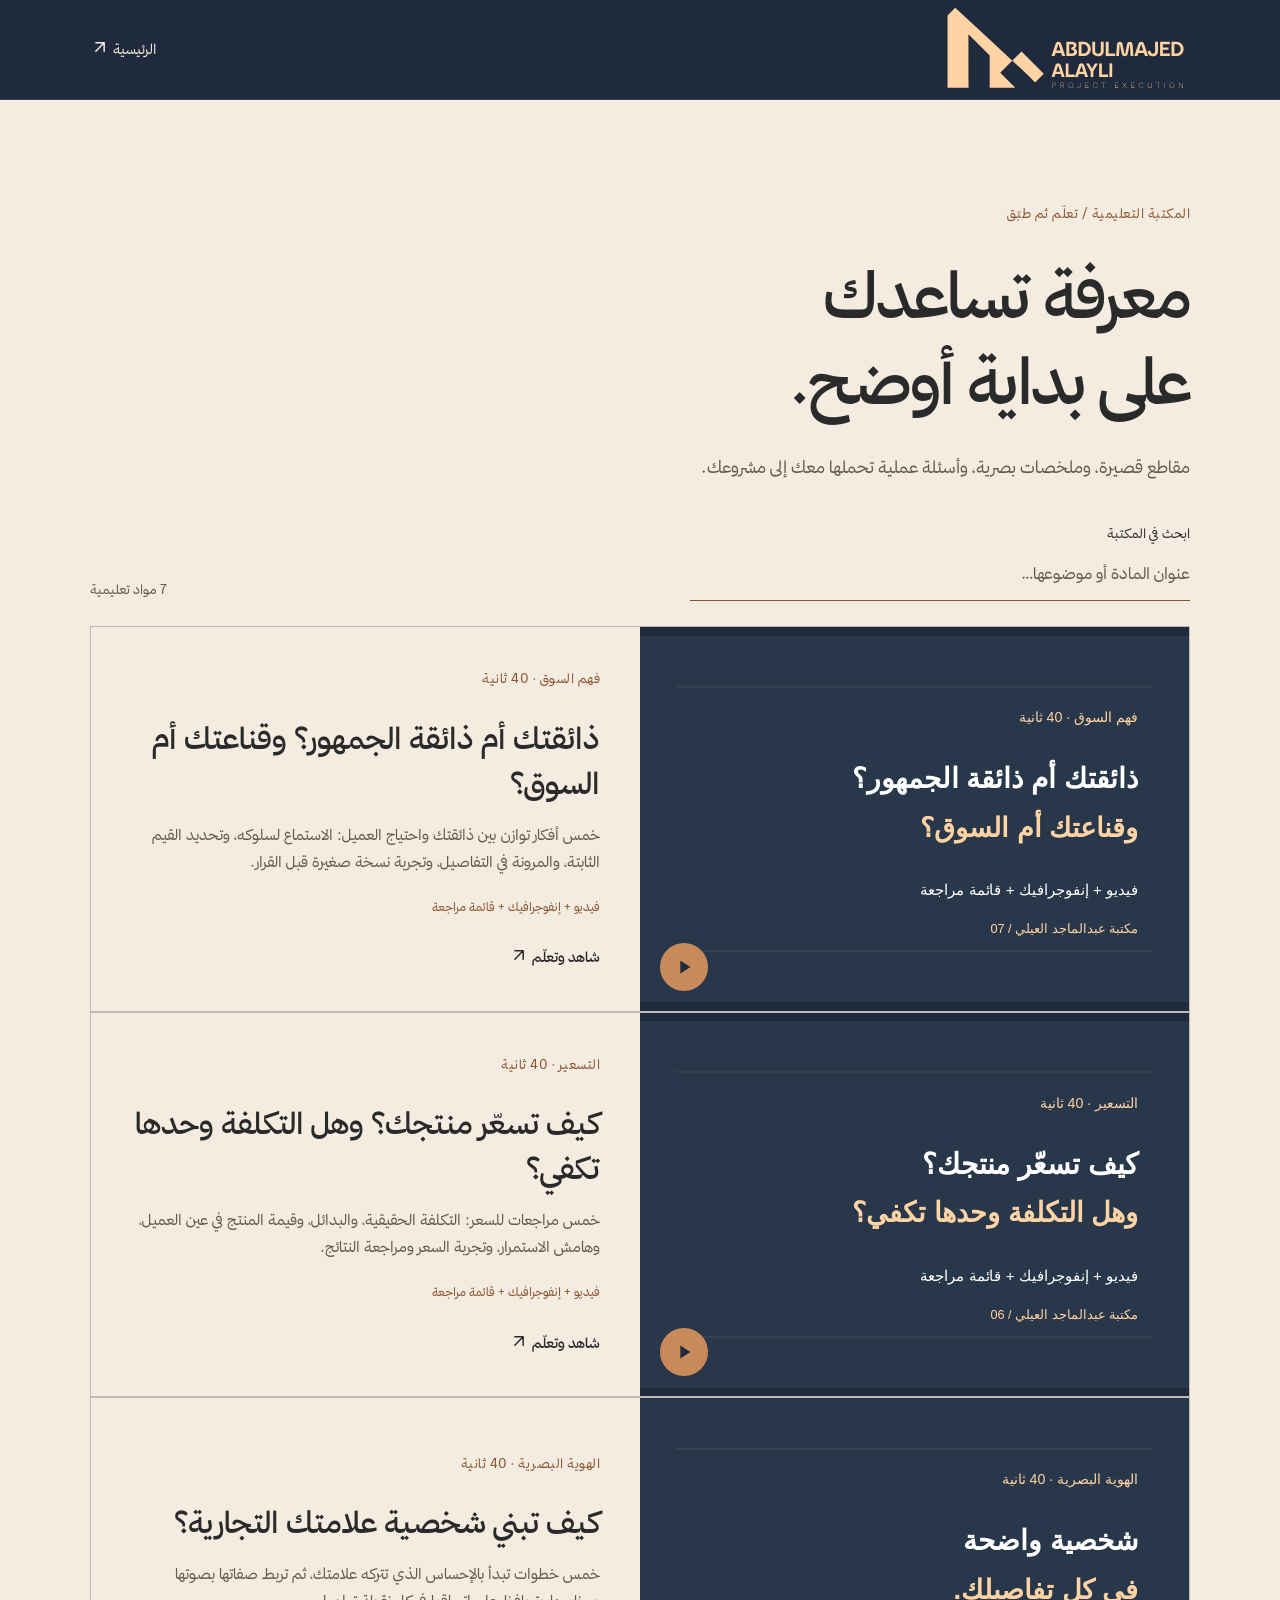
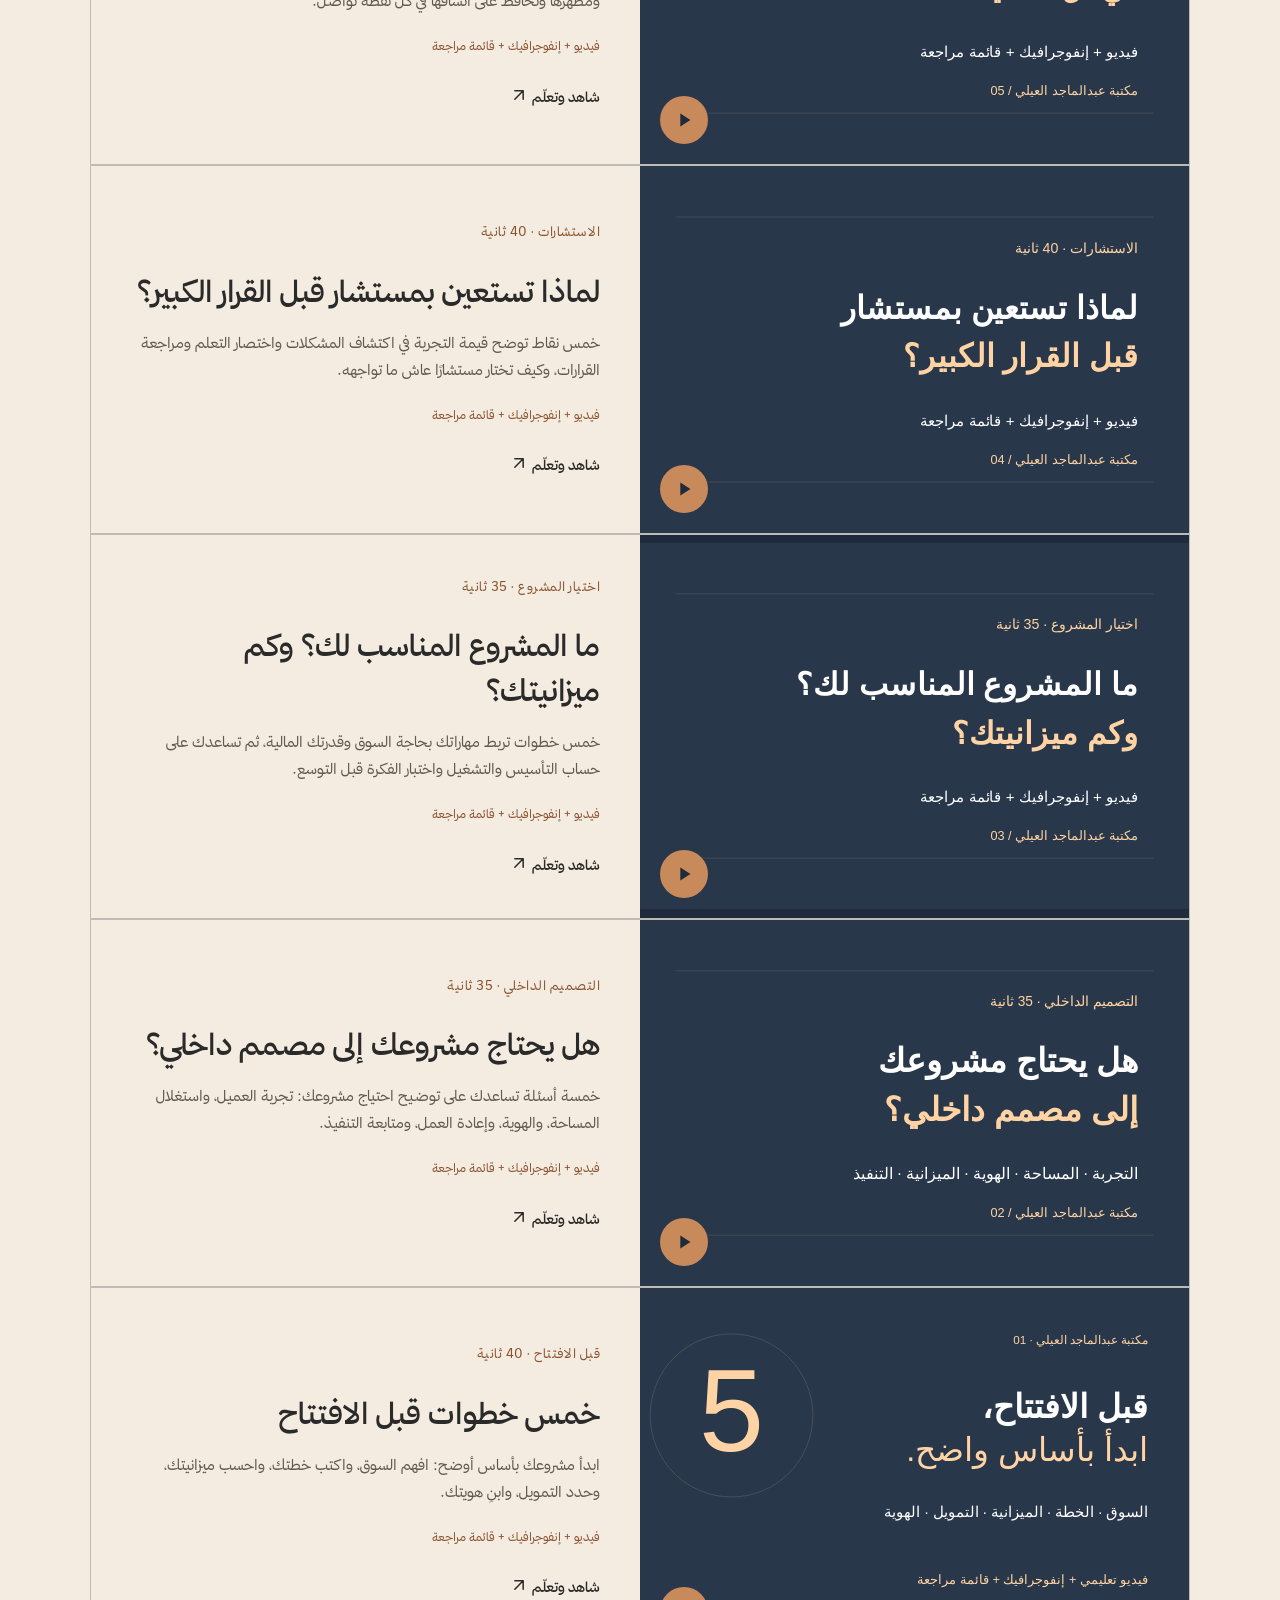
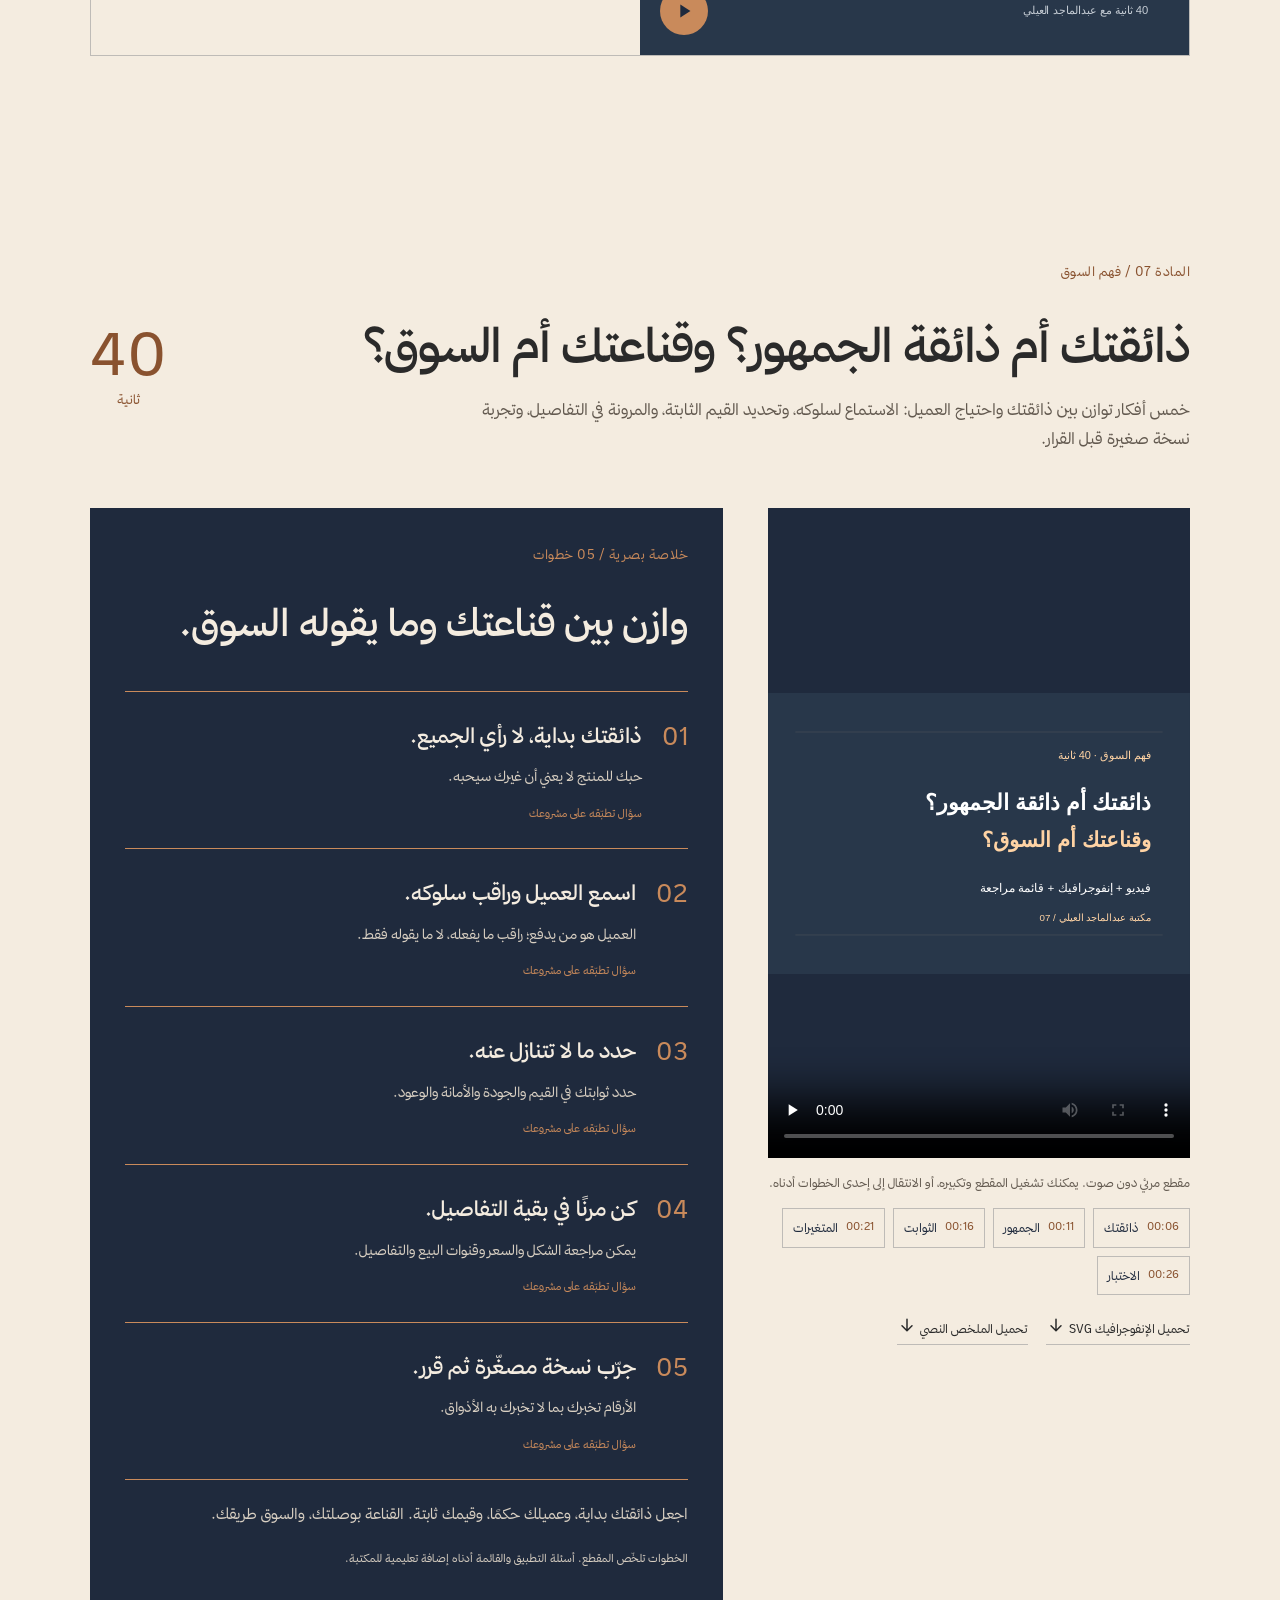
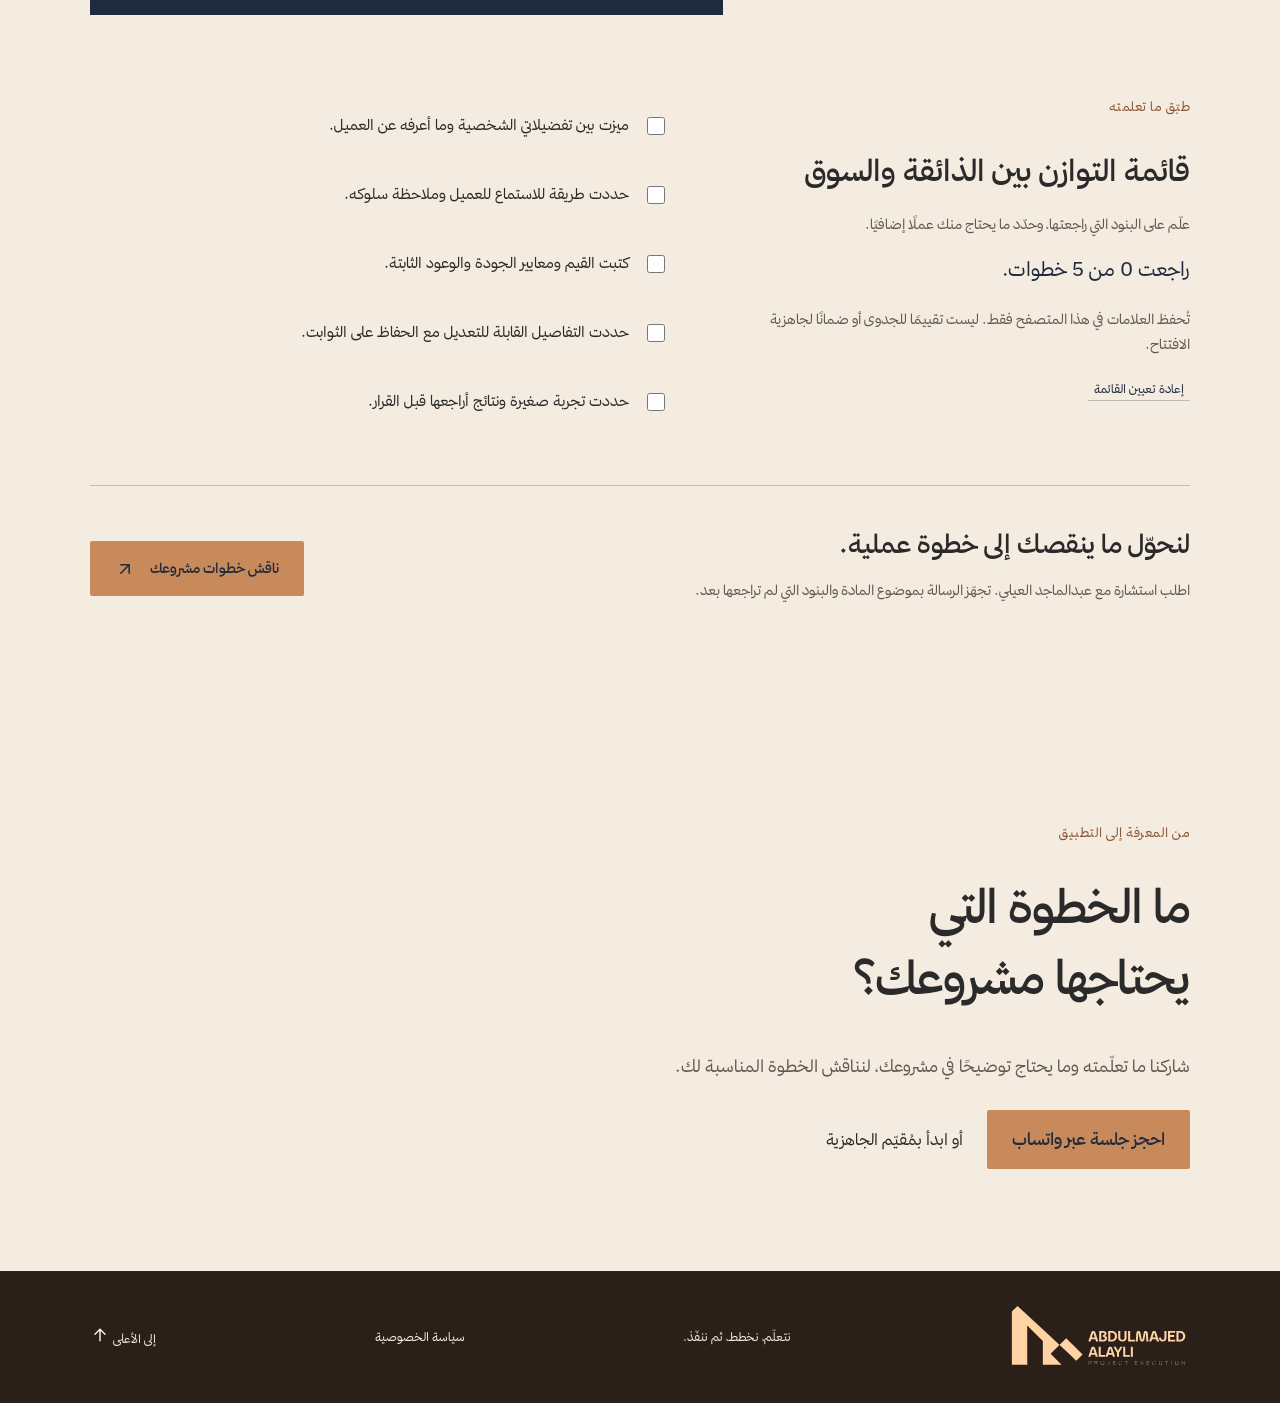
<file: library.html>
<!doctype html>
<html lang="ar" dir="rtl">
<head>
<meta charset="utf-8">
<meta name="viewport" content="width=device-width,initial-scale=1">
<title>المكتبة التعليمية | عبدالماجد العيلي</title>
<meta name="description" content="فيديوهات وإنفوجرافيك وقوائم مراجعة لاختيار المشروع والميزانية والتصميم والهوية والتسعير وفهم السوق والاستشارة مع عبدالماجد العيلي.">
<link rel="stylesheet" href="assets/font.css">
<link rel="stylesheet" href="style.css?v=20261105-polish">
<link rel="stylesheet" href="learning.css?v=20261105-polish">
<link rel="canonical" href="https://aleyly.github.io/abdulmajeed-aleyly-portfolio/library.html">
<meta name="theme-color" content="#1F2A3D">
<link rel="icon" href="favicon.svg?v=approved-ai" type="image/svg+xml">
<meta property="og:type" content="website">
<meta property="og:locale" content="ar_SA">
<meta property="og:site_name" content="عبدالماجد العيلي">
<meta property="og:title" content="المكتبة التعليمية | عبدالماجد العيلي">
<meta property="og:description" content="فيديوهات وإنفوجرافيك وقوائم مراجعة لاختيار المشروع والميزانية والتصميم والهوية والتسعير وفهم السوق والاستشارة مع عبدالماجد العيلي.">
<meta property="og:url" content="https://aleyly.github.io/abdulmajeed-aleyly-portfolio/library.html">
<meta property="og:image" content="https://aleyly.github.io/abdulmajeed-aleyly-portfolio/assets/social-share.jpg">
<meta property="og:image:width" content="1000">
<meta property="og:image:height" content="1200">
<meta property="og:image:alt" content="تصور تصميمي لبيرفكتو كوب في مجمع الملك فيصل الطبي بالطائف">
<meta name="twitter:card" content="summary_large_image">
<meta name="twitter:title" content="المكتبة التعليمية | عبدالماجد العيلي">
<meta name="twitter:description" content="فيديوهات وإنفوجرافيك وقوائم مراجعة لاختيار المشروع والميزانية والتصميم والهوية والتسعير وفهم السوق والاستشارة مع عبدالماجد العيلي.">
<meta name="twitter:image" content="https://aleyly.github.io/abdulmajeed-aleyly-portfolio/assets/social-share.jpg">
<meta name="twitter:image:alt" content="تصميم داخلي لمقهى بيرفكتو كوب بأقواس وجلسات دافئة">
<link rel="stylesheet" href="enhancements.css?v=20261108-vectors2">
<script type="application/ld+json">{"@context": "https://schema.org", "@type": "CollectionPage", "name": "المكتبة التعليمية — عبدالماجد العيلي", "url": "https://aleyly.github.io/abdulmajeed-aleyly-portfolio/library.html", "inLanguage": "ar", "mainEntity": [{"@type": "LearningResource", "name": "خمس خطوات قبل الافتتاح", "learningResourceType": "فيديو وإنفوجرافيك وقائمة مراجعة", "educationalLevel": "مبتدئ", "inLanguage": "ar", "url": "https://aleyly.github.io/abdulmajeed-aleyly-portfolio/library.html?lesson=before-opening#lesson-shell"}, {"@type": "LearningResource", "name": "هل يحتاج مشروعك إلى مصمم داخلي؟", "learningResourceType": "فيديو وإنفوجرافيك وقائمة مراجعة", "educationalLevel": "مبتدئ", "inLanguage": "ar", "url": "https://aleyly.github.io/abdulmajeed-aleyly-portfolio/library.html?lesson=interior-designer#lesson-shell"}, {"@type": "LearningResource", "name": "ما المشروع المناسب لك؟ وكم ميزانيتك؟", "learningResourceType": "فيديو وإنفوجرافيك وقائمة مراجعة", "educationalLevel": "مبتدئ", "inLanguage": "ar", "url": "https://aleyly.github.io/abdulmajeed-aleyly-portfolio/library.html?lesson=project-and-budget#lesson-shell"}, {"@type": "LearningResource", "name": "لماذا تستعين بمستشار قبل القرار الكبير؟", "learningResourceType": "فيديو وإنفوجرافيك وقائمة مراجعة", "educationalLevel": "مبتدئ", "inLanguage": "ar", "url": "https://aleyly.github.io/abdulmajeed-aleyly-portfolio/library.html?lesson=why-consultant#lesson-shell"}, {"@type": "LearningResource", "name": "كيف تبني شخصية علامتك التجارية؟", "learningResourceType": "فيديو وإنفوجرافيك وقائمة مراجعة", "educationalLevel": "مبتدئ", "inLanguage": "ar", "url": "https://aleyly.github.io/abdulmajeed-aleyly-portfolio/library.html?lesson=brand-personality#lesson-shell"}, {"@type": "LearningResource", "name": "كيف تسعّر منتجك؟ وهل التكلفة وحدها تكفي؟", "learningResourceType": "فيديو وإنفوجرافيك وقائمة مراجعة", "educationalLevel": "مبتدئ", "inLanguage": "ar", "url": "https://aleyly.github.io/abdulmajeed-aleyly-portfolio/library.html?lesson=pricing#lesson-shell"}, {"@type": "LearningResource", "name": "ذائقتك أم ذائقة الجمهور؟ وقناعتك أم السوق؟", "learningResourceType": "فيديو وإنفوجرافيك وقائمة مراجعة", "educationalLevel": "مبتدئ", "inLanguage": "ar", "url": "https://aleyly.github.io/abdulmajeed-aleyly-portfolio/library.html?lesson=taste-vs-market#lesson-shell"}]}</script>
<link rel="stylesheet" href="palette.css?v=20261114-colors">
<link rel="stylesheet" href="conversion.css?v=20261125-preview">
</head>
<body class="learning-page">
<a class="skip-link" href="#main-content">تجاوز إلى المحتوى</a>
<header>
<a href="index.html" aria-label="العودة للرئيسية">
<img src="assets/brand-approved.svg" width="900" height="360" alt="عبدالماجد العيلي">
</a>
<a class="library-back" href="index.html">الرئيسية <span aria-hidden="true"><svg class="ui-arrow" width="20" height="20" viewBox="0 0 24 24" fill="none" stroke="currentColor" stroke-width="1.8" stroke-linecap="round" stroke-linejoin="round" aria-hidden="true" focusable="false"><path d="M7 17 17 7M7 7h10v10"/></svg></span></a>
</header>
<main id="main-content">
<section class="section library-intro">
<div class="eyebrow">المكتبة التعليمية / تعلّم ثم طبّق</div>
<h1>معرفة تساعدك<br>على <em>بداية أوضح.</em>
</h1>
<p>مقاطع قصيرة، وملخصات بصرية، وأسئلة عملية تحملها معك إلى مشروعك.</p>
<div class="library-controls">
<label for="learning-search">ابحث في المكتبة<input id="learning-search" type="search" placeholder="عنوان المادة أو موضوعها…" autocomplete="off">
</label>
<span id="lesson-count" aria-live="polite">
</span>
</div>
<div id="learning-catalog" class="learning-catalog">
</div>
<noscript><p>شاهد المواد مباشرة أو اقرأ ملخصاتها دون JavaScript:</p><ol><li>خمس خطوات قبل الافتتاح: <a href="assets/learning/before-opening.mp4">الفيديو</a> · <a href="assets/learning/before-opening-infographic-v2.svg">الإنفوجرافيك</a> · <a href="assets/learning/before-opening.txt">الملخص</a>.</li><li>هل يحتاج مشروعك إلى مصمم داخلي؟: <a href="assets/learning/interior-designer.mp4">الفيديو</a> · <a href="assets/learning/interior-designer-infographic.svg">الإنفوجرافيك</a> · <a href="assets/learning/interior-designer.txt">الملخص</a>.</li><li>ما المشروع المناسب لك؟ وكم ميزانيتك؟: <a href="assets/learning/project-and-budget.mp4">الفيديو</a> · <a href="assets/learning/project-and-budget-infographic.svg">الإنفوجرافيك</a> · <a href="assets/learning/project-and-budget.txt">الملخص</a>.</li><li>لماذا تستعين بمستشار قبل القرار الكبير؟: <a href="assets/learning/why-consultant.mp4">الفيديو</a> · <a href="assets/learning/why-consultant-infographic.svg">الإنفوجرافيك</a> · <a href="assets/learning/why-consultant.txt">الملخص</a>.</li><li>كيف تبني شخصية علامتك التجارية؟: <a href="assets/learning/brand-personality-v2.mp4">الفيديو</a> · <a href="assets/learning/brand-personality-v2-infographic.svg">الإنفوجرافيك</a> · <a href="assets/learning/brand-personality-v2.txt">الملخص</a>.</li><li>كيف تسعّر منتجك؟ وهل التكلفة وحدها تكفي؟: <a href="assets/learning/pricing.mp4">الفيديو</a> · <a href="assets/learning/pricing-infographic.svg">الإنفوجرافيك</a> · <a href="assets/learning/pricing.txt">الملخص</a>.</li><li>ذائقتك أم ذائقة الجمهور؟ وقناعتك أم السوق؟: <a href="assets/learning/taste-vs-market.mp4">الفيديو</a> · <a href="assets/learning/taste-vs-market-infographic.svg">الإنفوجرافيك</a> · <a href="assets/learning/taste-vs-market.txt">الملخص</a>.</li></ol></noscript>
</section>
<section id="lesson-shell" class="section lesson-shell" aria-labelledby="lesson-title">
</section>
<section class="section library-next">
<div class="eyebrow">من المعرفة إلى التطبيق</div>
<h2>ما الخطوة التي<br>يحتاجها <em>مشروعك؟</em>
</h2>
<p>شاركنا ما تعلّمته وما يحتاج توضيحًا في مشروعك، لنناقش الخطوة المناسبة لك.</p>
<div class="library-next-actions">
<a class="button peach session-cta" href="https://wa.me/966590008668?text=%D8%A7%D9%84%D8%B3%D9%84%D8%A7%D9%85%20%D8%B9%D9%84%D9%8A%D9%83%D9%85%20%D8%A3%D8%B3%D8%AA%D8%A7%D8%B0%20%D8%B9%D8%A8%D8%AF%D8%A7%D9%84%D9%85%D8%A7%D8%AC%D8%AF%D8%8C%20%D8%A3%D8%B1%D8%BA%D8%A8%20%D9%81%D9%8A%20%D8%AD%D8%AC%D8%B2%20%D8%AC%D9%84%D8%B3%D8%A9%20%D9%84%D9%85%D9%86%D8%A7%D9%82%D8%B4%D8%A9%20%D9%85%D8%B4%D8%B1%D9%88%D8%B9%D9%8A.%0A%D9%86%D9%88%D8%B9%20%D8%A7%D9%84%D9%85%D8%B4%D8%B1%D9%88%D8%B9%3A%20%0A%D8%A7%D9%84%D9%85%D8%AF%D9%8A%D9%86%D8%A9%3A%20%0A%D9%85%D8%B1%D8%AD%D9%84%D8%A9%20%D8%A7%D9%84%D9%85%D8%B4%D8%B1%D9%88%D8%B9%3A%20%0A%D9%85%D8%A7%20%D8%A3%D8%AD%D8%AA%D8%A7%D8%AC%20%D8%A7%D9%84%D9%85%D8%B3%D8%A7%D8%B9%D8%AF%D8%A9%20%D9%81%D9%8A%D9%87%3A%20" target="_blank" rel="noopener noreferrer">احجز جلسة عبر واتساب</a>
<a class="text-link" href="index.html#consultation-tools">أو ابدأ بمُقيّم الجاهزية</a>
</div>
</section>
</main>
<footer>
<img src="assets/brand-approved.svg" width="900" height="360" alt="عبدالماجد العيلي" loading="lazy">
<span>نتعلّم، نخطط، ثم ننفّذ.</span>
<a href="privacy.html">سياسة الخصوصية</a>
<a href="#">إلى الأعلى <span aria-hidden="true"><svg class="ui-arrow" width="20" height="20" viewBox="0 0 24 24" fill="none" stroke="currentColor" stroke-width="1.8" stroke-linecap="round" stroke-linejoin="round" aria-hidden="true" focusable="false"><path d="M12 19V5m-6 6 6-6 6 6"/></svg></span></a>
</footer>
<script defer src="learning-data.js?v=20261109-wording">
</script>
<script defer src="learning.js?v=20261108-vectors2">
</script>
</body>
</html>
</file>
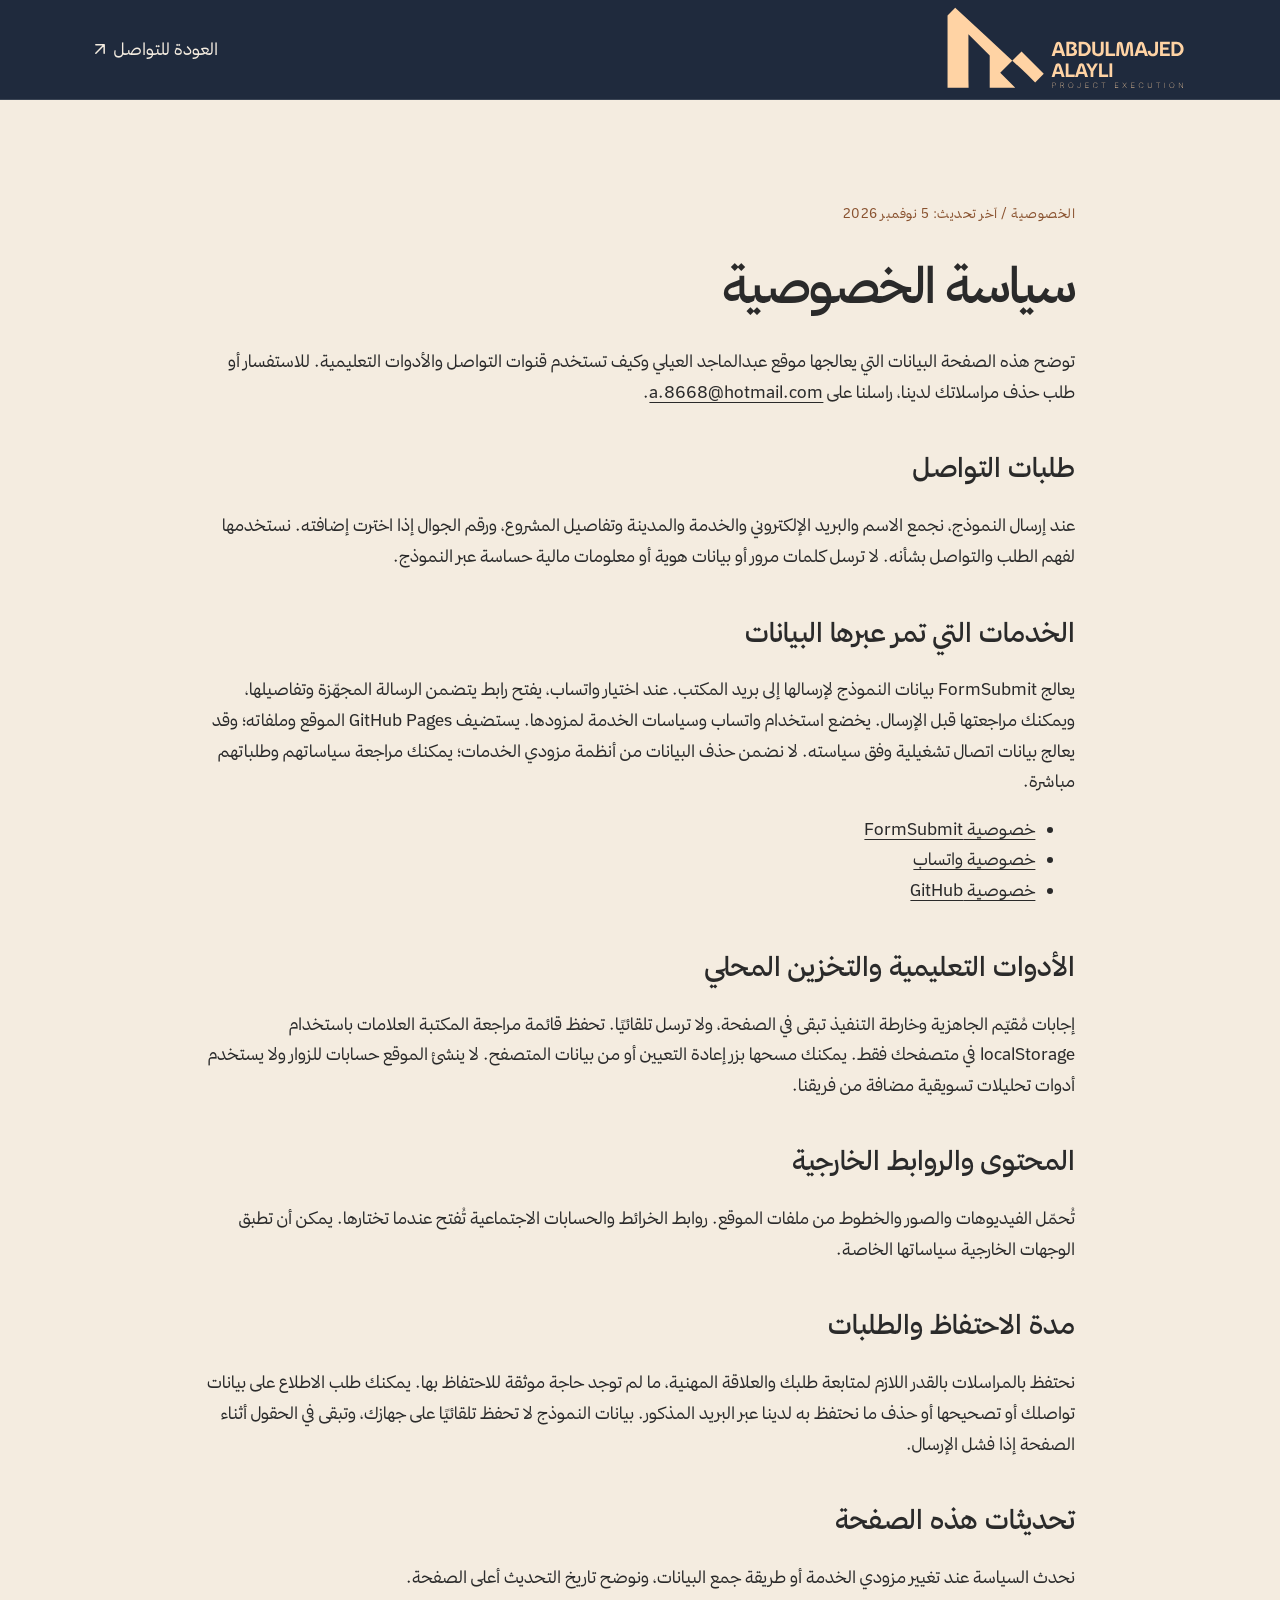
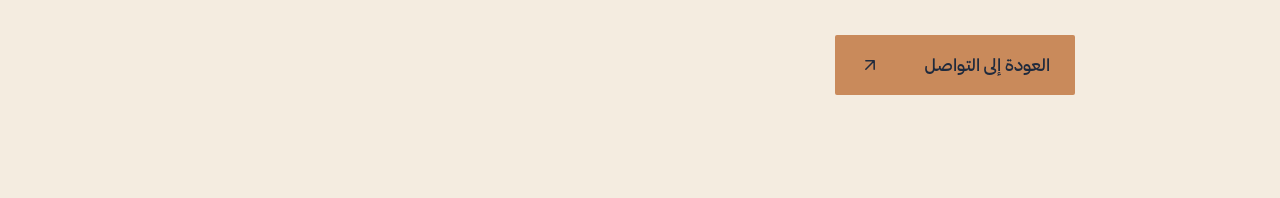
<file: privacy.html>
<!doctype html>
<html lang="ar" dir="rtl">
<head>
<meta charset="utf-8">
<meta name="viewport" content="width=device-width,initial-scale=1">
<title>سياسة الخصوصية | عبدالماجد العيلي</title>
<meta name="description" content="كيف نستخدم بيانات التواصل وإجابات الأدوات التعليمية والتخزين المحلي في موقع عبدالماجد العيلي.">
<link rel="stylesheet" href="assets/font.css">
<link rel="stylesheet" href="style.css?v=20261105-polish">
<link rel="stylesheet" href="enhancements.css?v=20261108-vectors2">
<link rel="canonical" href="https://aleyly.github.io/abdulmajeed-aleyly-portfolio/privacy.html">
<meta name="theme-color" content="#1F2A3D">
<link rel="icon" href="favicon.svg?v=approved-ai" type="image/svg+xml">
<meta property="og:type" content="website">
<meta property="og:locale" content="ar_SA">
<meta property="og:site_name" content="عبدالماجد العيلي">
<meta property="og:title" content="سياسة الخصوصية | عبدالماجد العيلي">
<meta property="og:description" content="كيف نستخدم بيانات التواصل وإجابات الأدوات التعليمية والتخزين المحلي في موقع عبدالماجد العيلي.">
<meta property="og:url" content="https://aleyly.github.io/abdulmajeed-aleyly-portfolio/privacy.html">
<meta property="og:image" content="https://aleyly.github.io/abdulmajeed-aleyly-portfolio/assets/social-share.jpg">
<meta property="og:image:width" content="1000">
<meta property="og:image:height" content="1200">
<meta property="og:image:alt" content="تصور تصميمي لبيرفكتو كوب في مجمع الملك فيصل الطبي بالطائف">
<meta name="twitter:card" content="summary_large_image">
<meta name="twitter:title" content="سياسة الخصوصية | عبدالماجد العيلي">
<meta name="twitter:description" content="كيف نستخدم بيانات التواصل وإجابات الأدوات التعليمية والتخزين المحلي في موقع عبدالماجد العيلي.">
<meta name="twitter:image" content="https://aleyly.github.io/abdulmajeed-aleyly-portfolio/assets/social-share.jpg">
<meta name="twitter:image:alt" content="تصميم داخلي لمقهى بيرفكتو كوب بأقواس وجلسات دافئة">
<link rel="stylesheet" href="palette.css?v=20261114-colors">
</head>
<body>
<a class="skip-link" href="#privacy-main">تجاوز إلى المحتوى</a>
<header>
<a href="index.html" aria-label="العودة للرئيسية">
<img src="assets/brand-approved.svg" width="900" height="360" alt="هوية عبدالماجد العيلي">
</a>
<a class="library-back" href="index.html#contact">العودة للتواصل <span aria-hidden="true"><svg class="ui-arrow" width="20" height="20" viewBox="0 0 24 24" fill="none" stroke="currentColor" stroke-width="1.8" stroke-linecap="round" stroke-linejoin="round" aria-hidden="true" focusable="false"><path d="M7 17 17 7M7 7h10v10"/></svg></span></a>
</header>
<main id="privacy-main" class="section privacy-content">
<div class="eyebrow">الخصوصية / آخر تحديث: 5 نوفمبر 2026</div>
<h1>سياسة الخصوصية</h1>
<p>توضح هذه الصفحة البيانات التي يعالجها موقع عبدالماجد العيلي وكيف تستخدم قنوات التواصل والأدوات التعليمية. للاستفسار أو طلب حذف مراسلاتك لدينا، راسلنا على <a href="mailto:a.8668@hotmail.com">a.8668@hotmail.com</a>.</p>
<h2>طلبات التواصل</h2>
<p>عند إرسال النموذج، نجمع الاسم والبريد الإلكتروني والخدمة والمدينة وتفاصيل المشروع، ورقم الجوال إذا اخترت إضافته. نستخدمها لفهم الطلب والتواصل بشأنه. لا ترسل كلمات مرور أو بيانات هوية أو معلومات مالية حساسة عبر النموذج.</p>
<h2>الخدمات التي تمر عبرها البيانات</h2>
<p>يعالج FormSubmit بيانات النموذج لإرسالها إلى بريد المكتب. عند اختيار واتساب، يفتح رابط يتضمن الرسالة المجهّزة وتفاصيلها، ويمكنك مراجعتها قبل الإرسال. يخضع استخدام واتساب وسياسات الخدمة لمزودها. يستضيف GitHub Pages الموقع وملفاته؛ وقد يعالج بيانات اتصال تشغيلية وفق سياسته. لا نضمن حذف البيانات من أنظمة مزودي الخدمات؛ يمكنك مراجعة سياساتهم وطلباتهم مباشرة.</p>
<ul>
<li>
<a href="https://formsubmit.co/privacy.pdf" target="_blank" rel="noopener noreferrer">خصوصية FormSubmit</a>
</li>
<li>
<a href="https://www.whatsapp.com/legal/privacy-policy" target="_blank" rel="noopener noreferrer">خصوصية واتساب</a>
</li>
<li>
<a href="https://docs.github.com/en/site-policy/privacy-policies/github-general-privacy-statement" target="_blank" rel="noopener noreferrer">خصوصية GitHub</a>
</li>
</ul>
<h2>الأدوات التعليمية والتخزين المحلي</h2>
<p>إجابات مُقيّم الجاهزية وخارطة التنفيذ تبقى في الصفحة، ولا ترسل تلقائيًا. تحفظ قائمة مراجعة المكتبة العلامات باستخدام localStorage في متصفحك فقط. يمكنك مسحها بزر إعادة التعيين أو من بيانات المتصفح. لا ينشئ الموقع حسابات للزوار ولا يستخدم أدوات تحليلات تسويقية مضافة من فريقنا.</p>
<h2>المحتوى والروابط الخارجية</h2>
<p>تُحمّل الفيديوهات والصور والخطوط من ملفات الموقع. روابط الخرائط والحسابات الاجتماعية تُفتح عندما تختارها. يمكن أن تطبق الوجهات الخارجية سياساتها الخاصة.</p>
<h2>مدة الاحتفاظ والطلبات</h2>
<p>نحتفظ بالمراسلات بالقدر اللازم لمتابعة طلبك والعلاقة المهنية، ما لم توجد حاجة موثقة للاحتفاظ بها. يمكنك طلب الاطلاع على بيانات تواصلك أو تصحيحها أو حذف ما نحتفظ به لدينا عبر البريد المذكور. بيانات النموذج لا تحفظ تلقائيًا على جهازك، وتبقى في الحقول أثناء الصفحة إذا فشل الإرسال.</p>
<h2>تحديثات هذه الصفحة</h2>
<p>نحدث السياسة عند تغيير مزودي الخدمة أو طريقة جمع البيانات، ونوضح تاريخ التحديث أعلى الصفحة.</p>
<a class="button peach" href="index.html#contact">العودة إلى التواصل <span aria-hidden="true"><svg class="ui-arrow" width="20" height="20" viewBox="0 0 24 24" fill="none" stroke="currentColor" stroke-width="1.8" stroke-linecap="round" stroke-linejoin="round" aria-hidden="true" focusable="false"><path d="M7 17 17 7M7 7h10v10"/></svg></span></a>
</main>
</body>
</html>
</file>
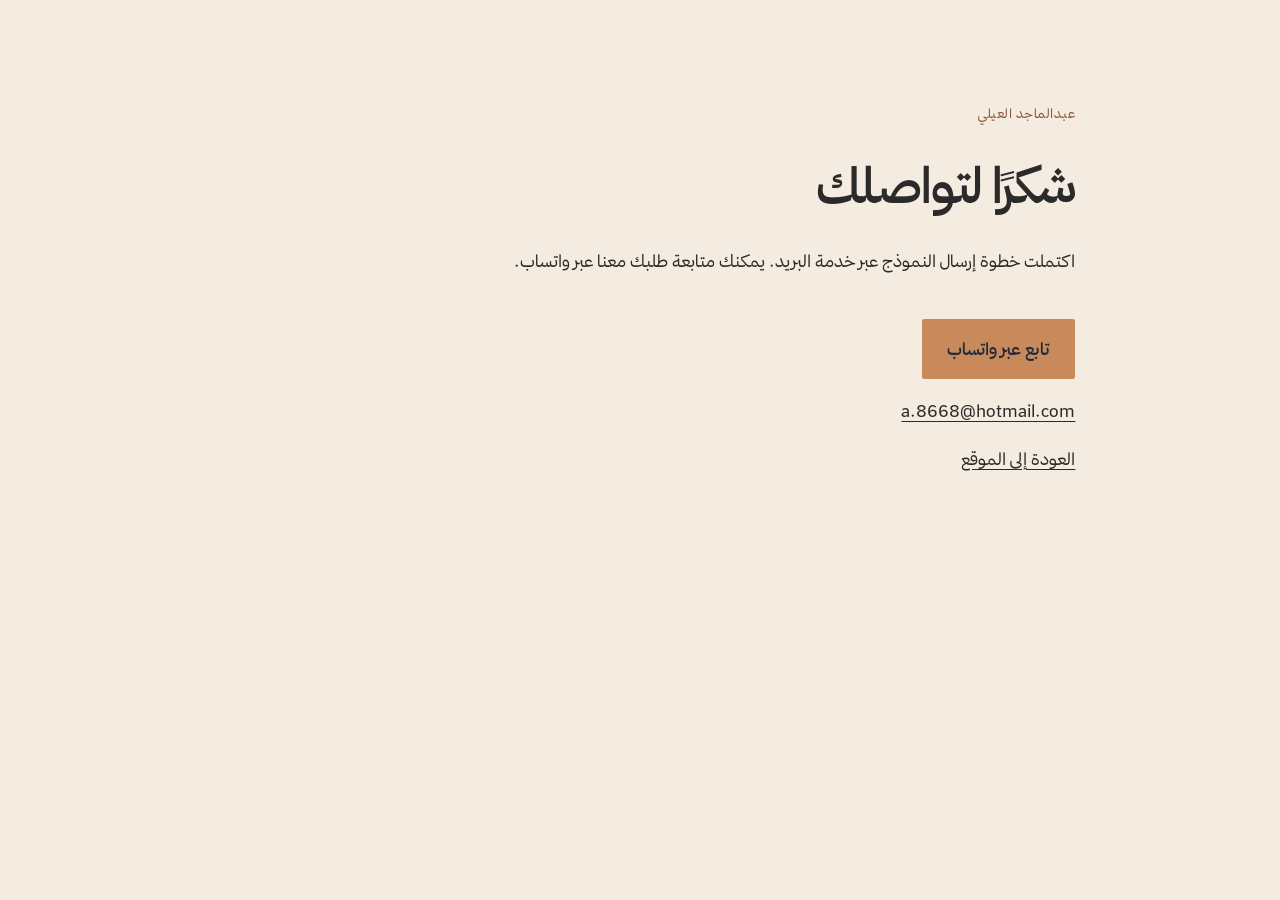
<file: thank-you.html>
<!doctype html>
<html lang="ar" dir="rtl"><head><meta charset="utf-8"><meta name="viewport" content="width=device-width,initial-scale=1"><meta name="theme-color" content="#1F2A3D"><meta name="robots" content="noindex"><title>شكرًا لتواصلك | عبدالماجد العيلي</title><link rel="icon" href="favicon.svg?v=approved-ai" type="image/svg+xml"><link rel="stylesheet" href="assets/font.css"><link rel="stylesheet" href="style.css?v=20261105-polish"><link rel="stylesheet" href="enhancements.css?v=20261108-vectors2"><link rel="stylesheet" href="palette.css?v=20261114-colors">
</head><body><main class="section privacy-content"><div class="eyebrow">عبدالماجد العيلي</div><h1>شكرًا لتواصلك</h1><p role="status">اكتملت خطوة إرسال النموذج عبر خدمة البريد. يمكنك متابعة طلبك معنا عبر واتساب.</p><p><a class="button peach" href="https://wa.me/966590008668" target="_blank" rel="noopener noreferrer">تابع عبر واتساب</a></p><p><a href="mailto:a.8668@hotmail.com">a.8668@hotmail.com</a></p><a href="index.html#contact">العودة إلى الموقع</a></main></body></html>
</file>
<file: assets/font.css>
@font-face{font-family:"Thmanyah Sans";src:url("fonts/thmanyah-regular.woff2") format("woff2");font-weight:300 400;font-style:normal;font-display:swap}@font-face{font-family:"Thmanyah Sans";src:url("fonts/thmanyah-medium.woff2") format("woff2");font-weight:500 900;font-style:normal;font-display:swap}
</file>
<file: style.css>
:root{--navy:var(--ink);--peach:var(--accent);--paper:var(--cream)}*{box-sizing:border-box}html{scroll-behavior:smooth;scroll-padding-top:100px}body{margin:0;background:var(--paper);color:var(--ink);font-family:'Thmanyah Sans',Tahoma,Arial,sans-serif;font-size:17px;line-height:1.8}button,input,select,textarea{font:inherit}a{color:inherit;text-decoration:none}button,a,summary{touch-action:manipulation}button{cursor:pointer}button:focus-visible,a:focus-visible,summary:focus-visible{outline:3px solid #c78448;outline-offset:6px}header{height:100px;background:var(--navy);color:#fff;display:flex;align-items:center;justify-content:space-between;padding:0 5.5%;border-bottom:1px solid #ffffff20}header img{width:245px;display:block}nav{display:flex;gap:38px;align-items:center;font-size:15px}nav a:last-child{color:var(--peach);border:1px solid #ffd3a455;padding:9px 20px}#menu{display:none}.hero{background:var(--navy);color:white;display:grid;grid-template-columns:1.05fr 1fr;min-height:700px}.hero-copy{padding:75px 10.5% 25px 8%}.eyebrow{font-size:13px;letter-spacing:.5px;display:flex;align-items:center;gap:10px;margin-bottom:25px}.eyebrow i{height:7px;width:7px;background:var(--peach);border-radius:50%}h1,h2,h3,p{margin-top:0}h1{font-size:clamp(43px,4.9vw,78px);line-height:1.35;letter-spacing:-2px;font-weight:500;margin-bottom:28px}em{font-style:normal;color:#b77f4d}.hero em,.contact em{color:var(--peach)}.hero p{font-size:18px;color:#e2e3e3;max-width:490px;line-height:2}.actions{display:flex;gap:28px;align-items:center;margin-top:35px}.button{border:0;display:inline-flex;align-items:center;justify-content:space-between;gap:45px;padding:15px 25px;font-weight:500;transition:.25s}.peach{background:var(--peach);color:var(--navy)}.button:hover{transform:translateY(-3px);box-shadow:0 8px 22px #0002}.text-link{font-size:15px}.hero-foot{margin-top:65px;border-top:1px solid #ffffff25;padding-top:20px;color:#d3d5d8;font-size:12px;display:flex;justify-content:space-between}.hero-foot a{font-size:25px}.hero-art{position:relative;overflow:hidden;display:flex;align-items:center;background:#223042}.hero-art svg{width:100%;height:100%;max-height:735px;transition:transform 1s}.hero-art:hover svg{transform:scale(1.035)}.art-note{position:absolute;bottom:25px;left:25px;right:25px;display:flex;justify-content:space-between;align-items:center;color:var(--peach);font-size:12px}.art-note small{opacity:.7}.city-strip{padding:26px 5.5%;display:flex;align-items:center;justify-content:space-between;border-bottom:1px solid #28374a25}.city-strip>span{font-size:13px;color:var(--muted)}.city-strip div{display:flex;gap:35px;font-size:19px}.city-strip b{font-weight:400;color:#b98657}.section{padding:100px 7%;scroll-margin-top:0}h2{font-size:clamp(34px,3.7vw,55px);line-height:1.5;font-weight:500;letter-spacing:-1px}.about{display:grid;grid-template-columns:1fr 1fr;gap:9%;padding-top:120px;padding-bottom:120px}.about-text>p:first-child{font-size:25px;line-height:1.9}.about-text>p:nth-child(2){color:var(--muted);font-size:16px}.signature{border-top:1px solid #28374a25;margin-top:30px;padding-top:22px;font-size:21px}.signature span{display:block;color:var(--muted);font-size:12px}.section-head{display:flex;justify-content:space-between;align-items:end;margin-bottom:40px;gap:30px}.section-head p{color:var(--muted);font-size:15px}.section-head h2{margin-bottom:0}.services{background:#ebe9e2}.service-list{border-top:1px solid #28374a40}details{border-bottom:1px solid #28374a40}summary{list-style:none;display:flex;align-items:center;gap:35px;cursor:pointer;padding:25px 0}summary::-webkit-details-marker{display:none}summary h3{font-size:27px;font-weight:400;margin:0}.num{font-size:13px;color:var(--muted);direction:ltr}.plus{margin-right:auto;font-size:27px;font-weight:300}details[open] .plus{transform:rotate(45deg)}.service-body{padding:0 65px 30px 15%;max-width:850px;color:var(--muted);font-size:16px}.tags{display:flex;gap:10px;margin-top:20px;flex-wrap:wrap}.tags span{font-size:12px;border:1px solid #28374a30;padding:4px 13px}.filters{display:flex;gap:10px;margin:40px 0 25px;flex-wrap:wrap}.filters button{padding:9px 20px;border:1px solid #28374a30;border-radius:0;background:transparent;color:var(--navy);font-size:14px}.filters .active{background:var(--navy);color:white}.project-grid{display:grid;grid-template-columns:repeat(3,1fr);gap:22px}.project{border:1px solid #28374a25;background:transparent;text-align:right;padding:0;color:var(--navy);transition:transform .25s}.project:hover{transform:translateY(-5px)}.project-visual{height:210px;display:flex;align-items:center;justify-content:center;position:relative;background:#e5dfd4;overflow:hidden}.project:nth-child(3n+2) .project-visual{background:#d5dbd8}.project:nth-child(3n) .project-visual{background:#e9d6c3}.project-visual:before{content:'';position:absolute;width:180px;height:180px;border:1px solid #28374a25;transform:rotate(45deg)}.project-visual strong{font-size:33px;font-weight:500;z-index:1}.project-visual small{position:absolute;bottom:12px;right:16px;font-size:10px;letter-spacing:2px}.project-info{padding:20px;display:flex;justify-content:space-between;gap:10px;align-items:center}.project-info h3{font-size:18px;margin:0;font-weight:500}.project-info p{font-size:12px;color:var(--muted);margin:2px 0 0}.project-info>span{font-size:23px}.fine{font-size:12px;color:var(--muted);margin:20px 0 0}.brands{padding-top:35px;padding-bottom:65px}.brand-line{display:flex;justify-content:space-between;gap:25px;flex-wrap:wrap;border-top:1px solid #28374a20;padding-top:30px}.brand-line span{font-size:25px}.locations{background:#eae8e1}.location-layout{display:grid;grid-template-columns:.8fr 1.2fr;gap:30px}.loc{border:0;border-bottom:1px solid #28374a30;background:transparent;padding:18px;width:100%;text-align:right;display:flex;align-items:center;justify-content:space-between;color:var(--navy)}.loc.active{background:var(--navy);color:white}.loc strong{display:block;font-size:18px;font-weight:500}.loc small{font-size:11px;opacity:.7}.map-panel{min-height:440px;background:#d9ddd7;display:flex;flex-direction:column}iframe{border:0;flex:1;width:100%;min-height:360px;filter:grayscale(.65)}#map-caption{padding:15px;font-size:13px;background:#dfe1d9}.steps{display:grid;grid-template-columns:repeat(3,1fr);gap:50px;margin-top:50px}.steps article{border-top:1px solid #28374a45;padding-top:20px}.steps span{font-size:13px;color:#a16d42}.steps h3{font-size:24px;margin:15px 0}.steps p{font-size:15px;color:var(--muted)}.contact{background:var(--navy);color:white;display:grid;grid-template-columns:1fr 1fr;gap:9%}.contact p{color:#c9d0d8;font-size:15px}.contact-email{display:block;width:fit-content;font-size:25px;margin-top:35px;border-bottom:1px solid #ffd3a460;padding-bottom:8px}.phone{display:block;width:fit-content;font-size:19px;margin:15px 0}.socials{display:flex;gap:25px;color:var(--peach);font-size:14px;margin-top:30px}.form-row{display:grid;grid-template-columns:1fr 1fr;gap:20px}label{display:block;font-size:13px;margin-bottom:24px}input,select,textarea{display:block;width:100%;border:0;border-bottom:1px solid #ffffff50;border-radius:0;background:transparent;color:white;outline:none;padding:13px 0;font-size:15px}input:focus,textarea:focus,select:focus{border-color:var(--peach)}option{color:var(--navy);background:var(--paper)}input::placeholder,textarea::placeholder{color:#b3bdc9}textarea{resize:vertical}.consent{display:flex;gap:10px;align-items:start;color:#d3dbe2;font-size:11px}.consent input{width:16px;height:16px;margin:3px 0;accent-color:var(--peach)}form .button{width:100%}form .fine{font-size:10px}footer{background:#223042;color:#b4bfcd;display:flex;align-items:center;justify-content:space-between;padding:30px 5.5%;font-size:12px}footer img{width:180px}.floating{position:fixed;bottom:20px;left:20px;background:var(--peach);color:var(--navy);padding:10px 20px;box-shadow:0 4px 25px #0002;font-size:13px;z-index:5}dialog{background:var(--paper);border:0;color:var(--navy);padding:45px;max-width:600px;width:90%;max-height:85vh}dialog::backdrop{background:#101a29bb;backdrop-filter:blur(5px)}.close{position:absolute;left:15px;top:8px;font-size:30px;background:none;border:0;color:var(--navy)}dialog h2{font-size:35px}dialog p{font-size:16px}dialog .button{margin-top:20px}dialog small{display:block;margin-top:15px;color:var(--muted)}[hidden]{display:none!important}@media(max-width:1000px){nav{gap:20px}.hero-copy{padding:55px 8% 25px}.hero{min-height:auto}.hero-foot{margin-top:35px}.city-strip div{gap:15px;font-size:15px}.section{padding:75px 6%}.project-grid{grid-template-columns:repeat(2,1fr)}.about{gap:5%}.contact{gap:5%}.contact-email{font-size:20px}}@media(max-width:700px){header{height:82px;padding:0 6%}header img{width:200px}#menu{display:block;background:none;border:0;color:var(--peach);font-size:26px}nav{display:none;position:absolute;top:82px;left:0;right:0;background:var(--navy);padding:25px;z-index:10;flex-direction:column;align-items:stretch}nav.open{display:flex}.hero{grid-template-columns:1fr}.hero-copy{padding:50px 7% 25px}h1{font-size:48px}.hero p{font-size:16px}.hero-art{height:400px}.hero-art svg{height:520px}.art-note{bottom:14px}.city-strip{display:block;padding:22px 6%}.city-strip div{margin-top:10px;gap:10px;justify-content:space-between;font-size:13px}.city-strip b{font-size:10px}.section{padding:60px 7%}.about,.contact{grid-template-columns:1fr;gap:30px}.about-text>p:first-child{font-size:22px}.section-head{display:block}.section-head p{margin-top:22px}h2{font-size:36px}.service-body{padding-right:0;padding-left:0}summary{gap:20px}summary h3{font-size:22px}.project-grid{grid-template-columns:1fr 1fr;gap:12px}.project-visual{height:160px}.project-visual strong{font-size:24px}.project-info{padding:12px}.project-info h3{font-size:16px}.project-info p{font-size:10px}.filters{gap:8px}.filters button{font-size:12px;padding:8px 12px}.brand-line{gap:20px}.brand-line span{font-size:21px}.location-layout{grid-template-columns:1fr}.map-panel{min-height:350px}.steps{grid-template-columns:1fr;gap:20px}.steps h3{margin:8px 0}.steps p{margin-bottom:0}.contact-email{font-size:24px}.form-row{gap:16px}footer{flex-wrap:wrap;gap:20px}footer span{display:none}.actions{gap:20px}.button{gap:30px}.floating{bottom:12px;left:12px}dialog{padding:40px 25px}}@media(prefers-reduced-motion:reduce){html{scroll-behavior:auto}*{transition:none!important}}

.project-visual img{width:100%;height:100%;object-fit:cover;position:relative;z-index:1;transition:transform .4s}.project:hover .project-visual img{transform:scale(1.035)}.media-badge{position:absolute;bottom:12px;right:12px;z-index:2;background:#28374ae8;color:white;padding:3px 10px;font-size:10px}.project{animation:portfolio-in .25s ease-out}@keyframes portfolio-in{from{opacity:.3;transform:translateY(6px)}to{opacity:1;transform:translateY(0)}}dialog.has-gallery{max-width:980px}.media-disclosure{font-size:12px;color:#68727b}.gallery-stage{background:#e8e5df}.gallery-stage>img{display:block;width:100%;height:auto;max-height:58vh;object-fit:contain}.gallery-controls{display:flex;justify-content:center;gap:25px;align-items:center;padding:8px}.gallery-controls button{border:1px solid #28374a40;background:transparent;color:var(--navy);padding:3px 20px;font-size:22px}.gallery-thumbs{display:flex;gap:8px;overflow:auto;padding:12px 0 20px}.gallery-thumb{padding:3px;border:2px solid transparent;background:none;flex:0 0 100px}.gallery-thumb.active{border-color:#b77f4d}.gallery-thumb img{width:100%;height:65px;object-fit:cover;display:block}@media(max-width:700px){.gallery-thumb{flex-basis:75px}.gallery-thumb img{height:50px}.has-gallery h2{font-size:29px}}@media(prefers-reduced-motion:reduce){.project{animation:none}}
#gallery-count{direction:ltr;unicode-bidi:isolate;min-width:55px;text-align:center}

.featured-hero{position:relative;min-height:680px}.featured-hero>img{width:100%;height:100%;position:absolute;inset:0;object-fit:cover;object-position:center}.featured-hero:after{content:'';position:absolute;inset:65% 0 0;background:linear-gradient(transparent,#142033dd);pointer-events:none}.featured-hero .art-note{z-index:1;gap:15px;flex-wrap:wrap}.latest{display:grid;grid-template-columns:1fr 1fr;gap:8%;align-items:center;background:#ebe7df}.latest p{color:var(--muted);max-width:500px}.latest .latest-location{font-size:14px;color:#a16c3e}.latest figure{margin:0}.latest figure img{display:block;width:100%;height:auto;max-height:620px;object-fit:contain;background:#28374a}.latest figcaption{font-size:11px;color:var(--muted);padding-top:10px}.about-text p{line-height:1.95}.about-text>p:first-child{font-size:23px}.project-visual img{object-fit:contain;background:#dfdad0}@media(max-width:700px){.featured-hero{min-height:520px;height:520px}.latest{grid-template-columns:1fr;gap:30px}.latest figure img{max-height:600px}}
.actions{flex-wrap:wrap}.actions .button,.actions .text-link{white-space:nowrap}.actions .button{gap:25px}
.consultation-tools{background:#eae7df}.tool-tabs{display:flex;border-bottom:1px solid #28374a40;gap:12px}.tool-tabs button{padding:18px 25px;background:none;border:1px solid transparent;border-bottom:0;color:var(--navy);font-size:16px}.tool-tabs [aria-selected=true]{background:var(--navy);color:var(--peach)}.tool-panel{background:var(--paper);padding:40px}.tool-intro{display:flex;justify-content:space-between;gap:30px;border-bottom:1px solid #28374a20;margin-bottom:30px;padding-bottom:15px}.tool-kicker{font-size:22px}.tool-intro p{font-size:13px;color:var(--muted);max-width:390px}.quiz-progress{display:flex;justify-content:space-between;font-size:12px;color:var(--muted)}progress{width:100%;height:5px;border:0;margin:12px 0 25px;accent-color:#b77f4d}progress::-webkit-progress-bar{background:#dedbd3}progress::-webkit-progress-value{background:#b77f4d}#quiz-heading{font-size:30px;font-weight:500;outline:none}.quiz-options{border:0;padding:0;margin:0;display:grid;grid-template-columns:1fr 1fr;gap:14px}.quiz-option{position:relative;display:flex;align-items:center;gap:15px;border:1px solid #28374a30;padding:19px;margin:0;font-size:16px;cursor:pointer}.quiz-option input{width:18px;height:18px;margin:0;accent-color:var(--navy);flex:0 0 18px}.quiz-option:has(input:checked){background:#ffd3a43b;border-color:#a26b3c}.quiz-option:focus-within{outline:2px solid #a26b3c;outline-offset:2px}.option-number{color:#9d6e43;font-size:13px}.quiz-nav{display:flex;gap:15px;margin-top:28px}.tool-outline{background:transparent;border:1px solid #28374a50;color:var(--navy)}button:disabled{opacity:.4;cursor:not-allowed;transform:none!important;box-shadow:none!important}.result-summary{font-size:22px;max-width:850px}.quiz-result h4,.stage-dialog h4{font-size:18px;font-weight:500;margin-bottom:10px}.quiz-result li{padding:5px 0;font-size:16px}.answers-review summary{padding:15px 0;font-size:14px;display:block}.answers-review dl{display:grid;grid-template-columns:1fr 2fr;gap:10px;padding-bottom:15px;font-size:13px}.answers-review dd{margin:0;color:var(--muted)}.tool-ctas{display:flex;gap:15px;flex-wrap:wrap;margin-top:25px}.tool-ctas .button{font-size:14px;gap:15px}.quiz-result-actions{display:flex;gap:25px;margin-top:25px}.quiz-result-actions button{border:0;border-bottom:1px solid #28374a60;background:none;color:var(--navy);font-size:13px;padding:4px 0}.planner-inputs{display:grid;grid-template-columns:1fr 1fr;gap:30px}.planner-inputs label{color:var(--navy);font-size:14px}.planner-inputs select{color:var(--navy);border:1px solid #28374a40;padding:12px;margin-top:10px;background:transparent}.timeline-summary{display:flex;align-items:center;justify-content:space-between;gap:30px;margin:10px 0 35px;padding:25px;background:var(--navy);color:white}.timeline-summary span{display:block;font-size:12px;color:#d5dbe2}.timeline-summary strong{font-size:42px;line-height:1.5;color:var(--peach);font-weight:500}.timeline-summary small{font-size:18px}.timeline-summary p{font-size:13px;margin:0;color:#e1e5e8}.timeline-stages{display:grid;grid-template-columns:repeat(4,1fr);gap:15px}.timeline-stage{padding:22px 16px;background:transparent;border:1px solid #28374a35;color:var(--navy);text-align:right;display:flex;flex-direction:column;transition:background .2s}.timeline-stage:hover{background:#ffd3a42b}.stage-number{font-size:13px;color:#a16c3e}.timeline-stage h3{font-size:20px;font-weight:500;margin:18px 0 10px}.timeline-stage strong{font-size:17px;font-weight:500}.stage-track{height:5px;background:#ddd8ce;margin:20px 0 12px}.stage-track i{display:block;height:100%;background:#b77f4d;min-width:10%}.timeline-stage small{font-size:10px;color:var(--muted)}.stage-more{font-size:12px;margin-top:20px}.planner-assumptions{margin-top:25px;font-size:13px}.planner-assumptions p{color:var(--muted);max-width:900px}.consultation-card{border-top:1px solid #28374a35;padding-top:25px;margin-top:30px}.consultation-card h3{font-size:26px;font-weight:500;margin-bottom:8px}.consultation-card p{font-size:15px;color:var(--muted)}.stage-dialog{max-width:700px}.stage-dialog h3{font-size:30px;font-weight:500}.stage-dialog p{font-size:15px}.stage-close{position:absolute;top:8px;left:15px;background:transparent;border:0;color:var(--navy);font-size:30px}.phase-specific{background:#ffd3a433;padding:16px}.sr-only{position:absolute;width:1px;height:1px;padding:0;margin:-1px;overflow:hidden;clip:rect(0,0,0,0);white-space:nowrap;border:0}@media(max-width:1000px){.timeline-stages{grid-template-columns:1fr 1fr}.tool-intro{display:block}.tool-intro p{max-width:none;margin-top:10px}}@media(max-width:700px){.tool-tabs{gap:0}.tool-tabs button{font-size:13px;padding:14px 12px;flex:1}.tool-panel{padding:24px 18px}.tool-kicker{font-size:20px}#quiz-heading{font-size:25px}.quiz-options{grid-template-columns:1fr}.quiz-option{padding:16px;font-size:14px}.quiz-nav .button{padding:12px 18px;gap:15px}.planner-inputs{grid-template-columns:1fr;gap:0}.timeline-summary{display:block;padding:20px}.timeline-summary p{margin-top:10px}.timeline-stages{grid-template-columns:1fr}.timeline-stage{padding:20px}.timeline-stage h3{margin:10px 0}.stage-track{margin:15px 0 8px}.stage-more{margin-top:12px}.tool-ctas{flex-direction:column}.tool-ctas .button{width:100%;justify-content:center}.answers-review dl{grid-template-columns:1fr;gap:4px}.answers-review dd{margin-bottom:10px}.stage-dialog{padding:40px 24px}.result-summary{font-size:19px}}
@media(min-width:701px) and (max-width:1100px){header{height:82px}header img{width:200px}#menu{display:block;background:none;border:0;color:var(--peach);font-size:26px}nav{display:none;position:absolute;top:82px;left:0;right:0;background:var(--navy);padding:25px;z-index:10;flex-direction:column;align-items:stretch}nav.open{display:flex}}
</file>
<file: learning.css>
.learning-home{background:#e8e5dd}.learning-home .section-head h2{max-width:650px}.learning-card{display:grid;grid-template-columns:1fr 1fr;border:1px solid #28374a30;background:var(--paper);color:var(--navy);overflow:hidden;transition:box-shadow .2s}.learning-card:hover{box-shadow:0 10px 30px #28374a12}.learning-cover{position:relative;background:var(--navy)}.learning-cover img{display:block;width:100%;height:100%;object-fit:contain}.lesson-play{position:absolute;bottom:20px;left:20px;background:var(--peach);color:var(--navy);width:48px;height:48px;display:grid;place-items:center;border-radius:50%;font-size:16px}.learning-card-copy{padding:40px;align-self:center}.learning-card h3{font-size:30px;font-weight:500;line-height:1.5;margin-bottom:15px}.learning-card p{font-size:15px;color:var(--muted)}.learning-card strong{display:block;margin-top:25px;font-size:14px;font-weight:500}.learning-format{font-size:12px;color:#996840}.library-visit{display:inline-block;border-bottom:1px solid #28374a70;margin-top:25px;font-size:14px}.library-back{color:var(--peach);font-size:14px}.library-intro{padding-bottom:65px}.library-intro h1{font-size:clamp(42px,5vw,70px);font-weight:500}.library-intro>p{color:var(--muted);max-width:650px}.library-controls{display:flex;justify-content:space-between;align-items:end;gap:30px;margin:40px 0 25px}.library-controls label{font-size:13px;flex:1;max-width:500px;margin:0}.library-controls input{color:var(--navy);border-bottom:1px solid #28374a60}.library-controls input::placeholder{color:#68727b}.library-controls>span{font-size:13px;color:var(--muted)}.learning-empty{padding:25px;border:1px dashed #28374a55}.lesson-shell{background:#ebe7df}.lesson-heading{display:flex;justify-content:space-between;align-items:center;gap:30px;margin-bottom:40px}.lesson-heading h2{margin-bottom:15px;outline:none}.lesson-heading p{font-size:16px;color:var(--muted);max-width:720px}.lesson-length{font-size:60px;font-weight:300;line-height:1;color:#aa774b;text-align:center}.lesson-length small{display:block;font-size:13px;margin-top:10px}.lesson-layout{display:grid;grid-template-columns:.8fr 1.2fr;gap:45px;align-items:start}.lesson-video-col{position:sticky;top:30px}.lesson-video-col video{width:100%;aspect-ratio:9/16;max-height:650px;display:block;background:var(--navy);object-fit:contain}.lesson-media-note{font-size:12px;color:var(--muted);margin:14px 0}.lesson-chapters{display:flex;gap:8px;flex-wrap:wrap}.lesson-chapters button{border:1px solid #28374a35;background:transparent;color:var(--navy);padding:8px 10px;display:flex;gap:8px;font-size:12px}.lesson-chapters button:hover{background:var(--peach)}.lesson-chapters bdi{color:#a16c3e;font-size:11px}.lesson-downloads{display:flex;gap:18px;flex-wrap:wrap;margin-top:20px}.lesson-downloads a{font-size:12px;border-bottom:1px solid #28374a50;padding-bottom:5px}.lesson-caption{font-size:11px;color:var(--muted);margin-top:20px}.lesson-infographic{background:var(--navy);padding:35px;color:white}.lesson-infographic>.eyebrow{color:var(--peach)}.lesson-infographic h3{font-size:38px;line-height:1.6;font-weight:500}.lesson-infographic em{color:var(--peach)}.lesson-infographic ol{list-style:none;padding:0;margin:0}.lesson-infographic li{display:flex;gap:20px;padding:25px 0;border-top:1px solid #ffffff25}.info-number{font-size:25px;color:var(--peach);font-weight:300;line-height:1.5}.lesson-infographic h4{font-size:21px;margin:0 0 10px;font-weight:500}.lesson-infographic li p{font-size:14px;color:#d2d9df;margin:0}.lesson-infographic details{border:0}.lesson-infographic summary{font-size:11px;color:var(--peach);padding:14px 0 0;display:block}.lesson-infographic details p{padding-top:12px;font-size:13px}.lesson-infographic>.lesson-caption{color:#b8c3d0}.lesson-practice{display:grid;grid-template-columns:1fr 1.3fr;gap:50px;padding:45px 0;border-bottom:1px solid #28374a30;margin-top:35px}.lesson-practice h3{font-size:30px;font-weight:500;margin-bottom:15px}.lesson-practice p{font-size:14px;color:var(--muted)}#checklist-status{font-size:20px;color:var(--navy)}.learning-checklist{padding:0;border:0;margin:0}.learning-checklist label{display:flex;align-items:start;gap:14px;background:var(--paper);padding:16px;margin-bottom:10px;font-size:15px;cursor:pointer}.learning-checklist input{width:18px;height:18px;flex:0 0 18px;margin-top:6px;accent-color:var(--navy)}.learning-checklist label:has(input:checked){background:#ffd3a440}.learning-reset{background:none;border:0;border-bottom:1px solid #28374a60;color:var(--navy);font-size:12px}.learning-consult{display:flex;gap:35px;justify-content:space-between;align-items:center;padding-top:35px}.learning-consult h3{font-size:26px;font-weight:500;margin-bottom:10px}.learning-consult p{font-size:14px;color:var(--muted);max-width:620px}.learning-consult .button{white-space:nowrap;font-size:14px;gap:15px}.library-next p{color:var(--muted)}@media(max-width:1000px){.learning-card-copy{padding:25px}.lesson-layout{gap:25px}.lesson-infographic{padding:25px}.lesson-infographic h3{font-size:30px}.lesson-infographic h4{font-size:19px}.learning-consult{align-items:start;flex-direction:column}.lesson-practice{gap:25px}.learning-card h3{font-size:26px}}@media(max-width:700px){.learning-card,.lesson-layout,.lesson-practice{grid-template-columns:1fr}.learning-card-copy{padding:25px}.learning-card h3{font-size:25px}.lesson-heading{align-items:start}.lesson-length{font-size:40px}.lesson-video-col{position:static}.lesson-video-col video{max-height:590px}.lesson-infographic{padding:25px}.lesson-practice{padding-top:25px;gap:15px}.library-controls{display:block}.library-controls>span{display:block;margin-top:15px}.lesson-heading h2{font-size:31px}.lesson-infographic h3{font-size:32px}.learning-consult .button{width:100%;justify-content:center}.learning-checklist label{font-size:14px}.lesson-infographic li{gap:15px}.learning-page .section{padding-left:6%;padding-right:6%}}

.lesson-conclusion{border-top:1px solid #ffd3a460;padding-top:20px;color:#ffd3a4;font-size:15px;line-height:1.9}.lesson-infographic h3{max-width:24ch}
</file>
<file: enhancements.css>
/* Launch refinement layer: preserves the original navy/peach identity. */
.academic-note{font-size:13px!important;border-right:2px solid #a46d3e;padding-right:12px}.project{position:relative;text-align:right}.project-info{display:block;padding:20px 20px 5px}.project-info h3{margin:0}.project-open{background:none;border:0;color:var(--navy);text-align:right;padding:0;font:inherit;font-size:20px;min-height:44px}.project-open::after{content:'';position:absolute;inset:0;z-index:1}.project-open:focus-visible::after{outline:3px solid #8d522b;outline-offset:3px}.project-facts{margin:0;padding:0 20px 22px;display:grid;gap:8px}.project-facts>div{display:grid;grid-template-columns:85px 1fr;gap:12px;border-bottom:1px solid #28374a18;padding:7px 0;font-size:12px}.project-facts dt{color:#46515e}.project-facts dd{margin:0;color:var(--navy)}.detail-facts{padding:15px 0}.detail-facts>div{font-size:15px;grid-template-columns:110px 1fr}.project-detail-image img{display:block;width:100%;height:auto;max-height:52vh;object-fit:contain;background:#e4e0d7}.project-grid{margin-top:22px}.project-visual img{object-fit:contain}.number-grid{display:grid;grid-template-columns:repeat(3,1fr);gap:30px;margin-top:35px}.number-grid article{border-top:1px solid #28374a50;padding-top:20px}.number-grid strong{font-size:55px;font-weight:400}.number-grid h3{font-size:21px;font-weight:500;margin:0}.number-grid p,.template-note{font-size:13px;color:#535e6b}.proof-section{background:#eae7df}.testimonials{padding-top:70px}.testimonial-template{padding:30px;border:1px dashed #28374a60;max-width:850px;margin-top:30px}.template-badge{display:inline-block;background:#28374a;color:#ffd3a4;padding:4px 12px;font-size:11px}.testimonial-template>p{font-size:24px;margin:25px 0}.testimonial-template>div{display:flex;gap:25px;font-size:14px}.testimonial-template>div>span{color:#535e6b}@media(max-width:700px){.project-grid{grid-template-columns:1fr}.project-visual{height:235px}.number-grid{gap:16px}.number-grid h3{font-size:16px}.number-grid p{font-size:11px}.testimonial-template>div{flex-direction:column;gap:8px}.detail-facts>div{font-size:13px;grid-template-columns:95px 1fr}}

.team-grid{display:grid;grid-template-columns:repeat(3,1fr);gap:25px;margin-top:30px}.team-card{border:1px solid #28374a30}.team-card img{display:block;width:100%;height:auto;aspect-ratio:1;object-fit:cover}.team-card>div{padding:24px}.team-card h3{font-size:23px;font-weight:500;margin:18px 0 5px}.team-card p{font-size:14px;color:#535e6b;margin:0}@media(max-width:700px){.team-grid{grid-template-columns:1fr}.team-card{display:grid;grid-template-columns:120px 1fr}.team-card>div{padding:16px}.team-card h3{font-size:19px;margin-top:12px}.team-card img{align-self:center}.team-card .template-badge{font-size:10px}}

.session-fee{font-size:13px;color:#46515e;margin-top:18px}.noscript-contact{border:1px solid #28374a50;padding:25px}.noscript-contact a{text-decoration:underline;text-underline-offset:4px}

.confirmed-location{border:1px solid #28374a35;padding:28px;display:flex;justify-content:space-between;align-items:center;gap:30px}.confirmed-location h3{font-size:27px;font-weight:500;margin-bottom:8px}.confirmed-location p{margin-bottom:8px}.location-verification{font-size:12px;color:#46515e}.contact-primary{margin:15px 0}.contact .session-fee,.contact-alternative{color:#e1e6ed!important;font-size:13px}.contact form h3{font-size:24px;font-weight:500;margin-bottom:30px}.contact form label>span{font-size:11px}.consent-row{margin:15px 0 25px}.consent-row .consent{margin-bottom:10px}.consent-row>a{font-size:12px;color:var(--peach);text-decoration:underline;text-underline-offset:4px}.contact-status{padding:15px 0;font-size:14px!important;min-height:1.5em}.contact-status.success{border-right:3px solid #b6e9c9;padding:15px;color:#d5f4df!important}.contact-status.error{border-right:3px solid var(--peach);padding:15px;color:#ffe1bc!important}.contact #contact-fallback{color:var(--peach);border-color:#ffd3a470;width:100%;justify-content:center}.privacy-content{max-width:1050px;margin:auto}.privacy-content h1{font-size:50px}.privacy-content h2{font-size:27px;letter-spacing:0;margin-top:40px}.privacy-content p,.privacy-content li{font-size:17px}.privacy-content a{overflow-wrap:anywhere;text-decoration:underline;text-underline-offset:4px}.privacy-content .button{text-decoration:none;margin-top:25px}@media(max-width:700px){.confirmed-location{display:block;padding:22px}.confirmed-location .button{margin-top:20px;font-size:13px;padding:12px}.privacy-content h1{font-size:36px}.privacy-content p,.privacy-content li{font-size:15px}}

:root{--muted:#535e6b}em{color:#8f572f}.hero em,.contact em{color:var(--peach)}.skip-link{position:absolute;top:8px;right:8px;z-index:100;background:var(--peach);color:var(--navy);padding:12px 20px;transform:translateY(-160%)}.skip-link:focus{transform:none}a:focus-visible,button:focus-visible,summary:focus-visible,input:focus-visible,select:focus-visible,textarea:focus-visible{outline:3px solid #9a582a;outline-offset:4px}.hero :focus-visible,.contact :focus-visible,header :focus-visible,footer :focus-visible,.lesson-infographic :focus-visible{outline-color:var(--peach)}.contact input,.contact select,.contact textarea{color:white;border-color:#b9c4d0}.contact input::placeholder,.contact textarea::placeholder{color:#c2ccd7}.contact .fine{color:#d6dee8}.contact label{color:#f4f6f8}.contact .consent{font-size:13px}.eyebrow{color:inherit}.media-badge{color:#fff}.art-note small{opacity:1;color:#f6dbc1}.hero-foot{color:#e3e7eb}.project-visual small{color:#28374a}.timeline-stage small{color:#4e5967}.option-number,.num,.stage-number{color:#81502c}.learning-caption,.lesson-caption{color:#535e6b}.lesson-infographic .lesson-caption{color:#d3dce6}button,a,input,select,summary{scroll-margin:25px}.contact-primary{min-height:48px}.library-back{color:var(--peach)}@media(prefers-reduced-motion:reduce){*,*::before,*::after{animation:none!important;transition:none!important;scroll-behavior:auto!important}html{scroll-behavior:auto!important}}
header img,footer img{height:auto}

/* Taste-skill review: one action vocabulary, shared content edges, restrained pointer feedback. */
:root{--content-edge:7%}.section{padding-inline:var(--content-edge)}.project:hover{transform:translateY(-2px)}.project-visual img{transition:transform .2s ease}.project:hover .project-visual img{transform:scale(1.02)}.button:active{transform:translateY(1px)}nav a:not(:last-child){text-underline-offset:6px}nav a:not(:last-child):hover{text-decoration:underline}.project-facts>div{font-size:13px}.project-facts dd{line-height:1.6}.template-note{max-width:780px}#team .section-head p,#projects .section-head p{max-width:380px}@media(max-width:700px){.hero h1{font-size:44px;line-height:1.4}.hero .button{justify-content:space-between;width:100%}.hero .text-link{min-height:44px;display:inline-flex;align-items:center}.hero .actions{align-items:stretch}.project-facts>div{font-size:14px}.project-info{padding-top:16px}}

/* Service-led polish: readable Arabic, shared edges and calm interaction. */
:root{--content-edge:clamp(24px,7vw,112px);--space-section:clamp(64px,8vw,112px)}
.section{padding-block:var(--space-section)}header,.city-strip,footer{padding-inline:var(--content-edge)}
.hero-copy{padding-inline:clamp(24px,7vw,112px) clamp(24px,4vw,64px)}
.hero h1{font-size:clamp(40px,4.4vw,68px);letter-spacing:-1px}.hero p{font-size:17px}
.project{animation:none}.project-visual::before{display:none}.project-visual{height:260px;background:#dfdad0!important}.project-visual img{object-fit:cover}
.project-open{font-size:22px}.project-facts>div{font-size:14px}.project-facts dt{color:#535e6b}.project-info{padding:24px 24px 8px}.project-facts{padding-inline:24px;padding-bottom:24px}
.button{min-height:48px;transition:background-color 140ms,color 140ms,transform 140ms;border-radius:2px}.button:hover{box-shadow:none;transform:none}.button:active{transform:translateY(1px) scale(.985)}
.fine,.signature span,.hero-foot,.contact form .fine,.tags span,.location-verification,.template-note,.template-badge{font-size:13px}.media-badge{font-size:12px}.team-card,.testimonial-template{background:transparent}
.featured-hero::after{display:none}.art-note{background:var(--navy);padding:12px 16px;left:24px;right:24px;bottom:24px}.art-note small{font-size:12px}
@media(hover:hover) and (pointer:fine){.button:hover{transform:translateY(-1px);background-color:#f5c18c}.button.tool-outline:hover{background-color:#ffd3a42b}.project:hover{transform:translateY(-2px)}.project:hover .project-visual img{transform:scale(1.02)}}
@media(max-width:700px){.hero-copy{padding:40px 24px 24px}.hero h1{font-size:40px}.hero .featured-hero{min-height:420px;height:420px}.project-visual{height:300px}.section-head{margin-bottom:32px}.hero-foot{margin-top:32px}.tool-tabs button,.filters button{min-height:44px}.socials{gap:20px;flex-wrap:wrap}footer{padding-bottom:76px}.floating{min-height:44px;display:flex;align-items:center}.project-facts>div{grid-template-columns:90px 1fr}}
@media(prefers-reduced-motion:reduce){.project:hover,.button:hover,.button:active,.project:hover .project-visual img{transform:none!important}}

.steps span,.latest .latest-location{color:#81502c}

/* Text fields remain legible without iOS focus zoom. */
input,select,textarea{font-size:16px}.contact-status:empty{display:none}.contact-status:focus{outline-offset:5px}

/* Vector arrows retain their text color and never fall back to emoji on iOS. */
.ui-arrow{display:inline-block;width:20px;height:20px;min-width:20px;flex:0 0 20px;vertical-align:-.2em;overflow:visible;pointer-events:none}.hero-foot .ui-arrow{width:24px;height:24px}.button>span[aria-hidden],.text-link>span[aria-hidden]{display:inline-flex;align-items:center;justify-content:center}.text-link{display:inline-flex;align-items:center;gap:12px}

/* All decorative UI controls use vectors, including library play badges. */
.ui-icon{display:inline-block;width:24px;height:24px;min-width:24px;flex:0 0 24px;vertical-align:-.25em;pointer-events:none}.lesson-play .ui-icon{width:22px;height:22px;min-width:22px}.lesson-play{pointer-events:none}#menu .ui-icon{display:block;margin:auto;width:26px;height:26px}.close,.stage-close{line-height:0}.close .ui-icon,.stage-close .ui-icon{width:22px;height:22px}.city-strip .ui-spark{width:10px;height:10px;min-width:10px}.service-mark .ui-icon{width:28px;height:28px}.plus .ui-icon{display:block}
</file>
<file: organization.css>
/* Main-page organization: seven numbered sections, RTL and original brand tokens. */
.main-section{position:relative;padding-block:120px;border-top:1px solid #28374a24}.main-section>*{min-width:0}.section-label{display:flex;align-items:center;gap:14px;font-size:14px;font-weight:500;margin-bottom:32px}.section-label:after{content:'';height:1px;background:currentColor;opacity:.25;width:72px}.section-index{display:inline-grid;place-items:center;width:40px;height:40px;border:1px solid currentColor;font-size:14px;font-weight:400;flex-shrink:0}.section-head .section-label{margin-bottom:24px}
.hero{position:relative}.hero>.city-strip{grid-column:1/-1;background:#223042;color:#f5f3ee;padding-block:18px;border-top:1px solid #ffffff25;border-bottom:1px solid #ffffff25}.hero .city-strip>span{color:#d7dce2}.hero .city-strip div{font-size:15px}.hero .city-strip b{color:var(--peach)}
/* Personal card, with five concise supporting notes. */
#about{background:var(--paper);display:block}.profile-layout{display:grid;grid-template-columns:minmax(280px,.85fr) minmax(0,1.55fr);gap:28px;align-items:stretch}.profile-main{background:var(--navy);color:var(--paper);display:flex;flex-direction:column}.portrait-frame{position:relative;flex:1;min-height:240px;background:#e3dfd6;overflow:hidden}.portrait-frame img{display:block;width:100%;height:100%;max-height:310px;object-fit:contain}.portrait-frame>span{position:absolute;inset-inline:16px;bottom:12px;text-align:center;color:#535e6b;font-size:13px}.profile-identity{padding:28px}.profile-identity h2{font-size:34px;line-height:1.5;margin:0 0 8px;letter-spacing:0}.profile-identity>span{display:inline-block;color:var(--peach);font-size:14px}.profile-identity p{font-size:17px;margin:18px 0 0;line-height:1.8}.profile-identity .profile-city{border-top:1px solid #ffffff30;padding-top:16px;font-size:13px;color:#e0e6ed}.profile-notes{display:grid;grid-template-columns:repeat(2,minmax(0,1fr));gap:20px}.profile-note{padding:26px;background:#ebe7df;border:1px solid #28374a20}.profile-note-title{display:flex;align-items:center;gap:12px;margin-bottom:18px}.profile-note-title svg{width:24px;height:24px;flex:0 0 24px}.profile-note h3{font-size:21px;font-weight:500;margin:0}.profile-note p{font-size:15px;line-height:1.9;margin:0}.profile-note-wide{grid-column:1/-1}.profile-chips{display:flex;gap:8px;flex-wrap:wrap}.profile-chips span{padding:4px 10px;border:1px solid #28374a40;font-size:14px;background:var(--paper)}.credentials{margin-top:12px;border-bottom:0}.credentials summary{padding:0;font-size:13px;display:block;text-decoration:underline;text-underline-offset:4px}.credentials p{margin-top:12px}.profile-team{border:1px solid #28374a30;margin-top:40px}.profile-team>summary{padding:20px 24px;font-size:19px;justify-content:space-between}.profile-team-body{padding:12px 24px 28px}.profile-team-body .section-head h3{font-size:27px;line-height:1.6;font-weight:500;margin:0}.profile-team-body .section-head{margin-bottom:24px}.profile-team-body .eyebrow{margin-bottom:12px}
/* Alternate dark, warm and paper sections; internal elements stay on their section ground. */
#services{background:var(--navy);color:var(--paper)}#services em{color:var(--peach)}#services .section-head{display:grid;grid-template-columns:1fr 1fr;align-items:end}#services .section-head p,#services .service-body{color:#dce2e9}#services details,#services .service-list{border-color:#ffffff35}#services .tags span{border-color:#ffffff55}#services .service-mark{color:var(--peach);font-size:28px;min-width:28px}#services .service-body{padding-inline:64px 10%;font-size:16px}#services :focus-visible{outline-color:var(--peach)}
#approach{background:#ead8c4}.approach>h2{max-width:700px}.steps{gap:32px}.steps article{padding-top:24px;border-color:#28374a55}.steps .approach-icon{display:inline-grid;place-items:center;border:1px solid #28374a45;width:52px;height:52px;color:var(--navy)}.approach-icon svg{width:27px;height:27px}.steps h3{font-size:25px}.steps p{color:#46515e;font-size:16px}
#projects{background:var(--paper)}#projects>.section-head{display:block}#projects>.section-head p{max-width:620px;margin-top:24px}.project-subsection{margin-top:64px;padding:40px 0 0;border-top:1px solid #28374a30;background:transparent}.project-subsection h3{font-size:30px;font-weight:500;line-height:1.6;margin-bottom:18px}.project-subsection .eyebrow{margin-bottom:16px}.number-grid h3{font-size:20px}.project-subsection .section-head{display:block;margin-bottom:24px}.project-subsection .section-head p{margin-top:0}.project-subsection .confirmed-location h3{font-size:25px}.project-subsection.testimonials{padding-top:40px}.project-subsection.brands{padding-bottom:0}.testimonial-template{padding:24px;margin-top:24px}.project-subsection .brand-line{border-top:0;padding-top:8px}.project-subsection .brand-line span{font-size:22px}
#consultation-tools{background:#e9e1d5}#consultation-tools>.section-head{display:grid;grid-template-columns:1.2fr 1fr}#consultation-tools h2{font-size:clamp(32px,3.4vw,48px)}.stage-symbol{font-size:25px;line-height:1;color:#81502c}.tool-tabs button{min-height:52px}.tools-library{border-top:1px solid #28374a35;padding-top:48px;margin-top:64px;background:transparent}.tools-library .section-head h3{font-size:31px;font-weight:500;margin:0}.tools-library .eyebrow{margin-bottom:16px}
#contact{background:var(--navy);border-color:#ffffff30}#contact .section-label{color:var(--peach)}.main-section :is(h2,h3){overflow-wrap:break-word}header nav{gap:22px;font-size:14px}header img{width:220px}.profile-main,.profile-note,.profile-team,.project-subsection,.tool-panel{min-width:0}.main-section svg{max-width:100%}
@media(min-width:701px) and (max-width:1100px){.profile-layout{grid-template-columns:minmax(240px,.8fr) minmax(0,1.2fr)}.profile-notes{grid-template-columns:1fr}.profile-note-wide{grid-column:auto}.profile-identity{padding:24px}.profile-identity h2{font-size:29px}.profile-note{padding:20px}.portrait-frame{flex:0}.profile-main{align-self:start}nav{gap:20px!important}}
@media(max-width:700px){.main-section{padding-block:72px}.section-label{margin-bottom:28px;gap:12px}.section-index{width:36px;height:36px}.section-label:after{width:48px}.hero>.city-strip{padding:16px 24px}.hero .city-strip div{font-size:13px;gap:8px;flex-wrap:wrap}.hero .city-strip>span{font-size:13px}.profile-layout{grid-template-columns:1fr;gap:20px}.profile-main{display:grid;grid-template-columns:110px minmax(0,1fr);align-items:center}.portrait-frame{min-height:180px;align-self:stretch}.portrait-frame img{height:100%;max-height:none}.portrait-frame>span{font-size:10px;inset-inline:5px;bottom:8px}.profile-identity{padding:24px 18px}.profile-identity h2{font-size:25px}.profile-identity>span{font-size:12px}.profile-identity p{font-size:14px;margin-top:12px}.profile-identity .profile-city{font-size:12px;padding-top:12px}.profile-notes{grid-template-columns:1fr;gap:14px}.profile-note{padding:22px}.profile-note-title{margin-bottom:12px}.profile-note p{font-size:15px}.profile-note-wide{grid-column:auto}.profile-team{margin-top:28px}.profile-team-body{padding-inline:18px}.profile-team>summary{padding:18px}.profile-team .team-card{grid-template-columns:90px minmax(0,1fr)}.profile-team .team-card>div{padding:12px}#services .section-head,#consultation-tools>.section-head{display:block}#services .service-body{padding-inline:0}.steps{margin-top:32px;gap:24px}.steps h3{font-size:23px}.project-subsection{margin-top:40px;padding-top:32px}.project-subsection h3{font-size:26px}.project-subsection .number-grid h3{font-size:16px}.project-subsection .brand-line{gap:18px}.project-subsection .brand-line span{font-size:20px}.project-subsection .confirmed-location{padding:20px}.project-subsection .confirmed-location .button{white-space:normal;line-height:1.8}.tools-library{padding-top:32px;margin-top:40px}.tools-library .section-head h3{font-size:27px}.tool-tabs button{font-size:14px;padding:16px 12px}.section-head p br{display:none}.main-section .section-head{margin-bottom:32px}#contact{gap:40px}header img{width:200px}}
@media(prefers-reduced-motion:reduce){html{scroll-behavior:auto!important}*,*::before,*::after{animation:none!important;transition:none!important;scroll-behavior:auto!important}}

/* Keep the complete original logo inside the 82px tablet header. */
@media(min-width:701px) and (max-width:1100px){header img{width:200px}}

/* Owner-supplied project media and direct location links. */
.project-with-logo .project-visual{background:white!important}.project-with-logo .project-visual img{object-fit:contain;background:transparent;padding:16px}.project-with-logo[data-project-id="sanam"] .project-visual{background:#574629!important}.project-logo-image{background:white}.project-logo-image img{background:transparent;padding:20px}.project-support{margin:28px 0}.project-support img{display:block;width:100%;height:auto;max-height:340px;object-fit:contain}.project-support figcaption{font-size:13px;color:#535e6b;margin-top:10px}.project-map-action{padding-block:20px;border-block:1px solid #28374a30;margin-block:24px}.project-map-action .button{margin-top:0}.project-map-action .fine{margin-top:12px}.confirmed-locations{display:grid;gap:16px}.confirmed-locations .confirmed-location{min-width:0}.confirmed-locations .confirmed-location h3{margin-bottom:8px}.confirmed-locations .button{flex-shrink:0;gap:12px;white-space:normal}.confirmed-locations .location-verification{display:block;max-width:540px}dialog #dialog-title{padding-inline-end:10px;line-height:1.6;font-size:30px}.project-info h3{line-height:1.7}.project-open{line-height:1.7}@media(max-width:700px){.project-map-action .button{width:100%;gap:10px;justify-content:center}.confirmed-locations .button{display:flex;width:100%;justify-content:center}.project-with-logo .project-visual{height:240px}.project-with-logo .project-visual img{padding:16px}.project-open{font-size:20px}.project-support{margin-block:22px}dialog #dialog-title{font-size:26px}}

.client-testimonial{margin:28px 0 0;padding:36px;background:#ebe7df;border:1px solid #28374a25;border-inline-start:4px solid #81502c}.client-testimonial blockquote{margin:0}.client-testimonial blockquote p{font-size:25px;line-height:1.9;max-width:900px;margin:0}.client-testimonial figcaption{border-top:1px solid #28374a25;padding-top:22px;margin-top:28px;display:flex;gap:20px;align-items:center;flex-wrap:wrap}.client-testimonial figcaption strong{font-size:19px;font-weight:500}.client-testimonial figcaption span{color:#535e6b;font-size:15px}@media(max-width:700px){.client-testimonial{padding:24px}.client-testimonial blockquote p{font-size:20px}.client-testimonial figcaption{align-items:start;flex-direction:column;gap:6px}}

/* One featured placement, framed below the introduction, with unobstructed project copy. */
.hero{display:block;min-height:0}.hero-copy{width:min(100%,1000px);margin-inline:auto;padding:80px 32px 48px;text-align:center}.hero-copy>.eyebrow,.hero-copy>.actions{justify-content:center}.hero-copy>p{margin-inline:auto;max-width:660px}.hero-copy>h1{font-size:clamp(42px,4.7vw,68px)}.hero-copy .hero-foot{text-align:right;margin-top:48px}.hero>.city-strip{display:flex}.hero>.city-strip div{margin:0}
.featured-project{padding:64px var(--content-edge) 80px;background:var(--paper);border-bottom:1px solid #28374a25}.featured-project-frame{width:min(100%,1200px,106.6667vh);aspect-ratio:16/9;max-height:60vh;margin-inline:auto;border:1px solid #a9794d;border-radius:24px;overflow:hidden;background:#e3dfd6}.featured-project-frame img{display:block;width:100%;height:100%;object-fit:cover;object-position:50% 50%}.featured-project-copy{width:min(100%,1200px,106.6667vh);margin:28px auto 0;display:flex;align-items:center;justify-content:space-between;gap:28px}.featured-project-kicker{font-size:14px;color:#535e6b;margin:0 0 8px}.featured-project-copy h2{font-size:34px;line-height:1.5;font-weight:700;letter-spacing:0;margin:0 0 8px}.featured-project-location{font-size:19px;color:#46515e;margin:0}.featured-project-copy .button{font-size:17px;min-height:52px;gap:28px;flex-shrink:0}.featured-project-copy :focus-visible{outline-color:#81502c}
@media(max-width:700px){.hero-copy{padding:48px 24px 32px}.hero-copy>h1{font-size:40px}.hero-copy .hero-foot{margin-top:32px}.hero>.city-strip{display:block}.hero>.city-strip div{margin-top:8px}.featured-project{padding:48px 24px 64px}.featured-project-frame{width:min(100%,80vh);aspect-ratio:4/3;max-height:60vh;border-radius:24px}.featured-project-frame img{object-position:50% 50%}.featured-project-copy{width:min(100%,80vh);margin-top:24px;align-items:stretch;flex-direction:column;gap:24px}.featured-project-copy h2{font-size:30px}.featured-project-location{font-size:18px;line-height:1.8}.featured-project-copy .button{width:100%;justify-content:space-between}.hero-copy .actions{align-items:stretch}}

.profile-main .portrait-frame{height:380px;min-height:0;flex:0 0 auto;background:#1c1010}.profile-main .portrait-frame img{width:100%;height:100%;max-height:none;object-fit:cover;object-position:50% 42%}@media(max-width:700px){.profile-main .portrait-frame{height:auto;min-height:220px;align-self:stretch}.profile-main .portrait-frame img{position:absolute;inset:0;object-position:50% 42%}}

/* Preserve original source artwork and portraits through viewport framing only. */
.project-image-crop{position:relative;width:100%;overflow:hidden;background:white;flex-shrink:0}.project-image-crop>img{position:absolute;max-width:none;aspect-ratio:auto;transform:none!important;object-fit:initial!important}.project-detail-image .project-image-crop{max-width:100%;margin-inline:auto}.team-card.team-member{display:flex;flex-direction:column;overflow:hidden;background:var(--paper)}.team-portrait-viewport{position:relative;width:100%;overflow:hidden;background:#e3e3e3;flex-shrink:0}.team-portrait-viewport>img{position:absolute;max-width:none;height:auto;aspect-ratio:auto;object-fit:initial;display:block}.team-portrait-owner{aspect-ratio:1}.team-portrait-owner>img{position:static;width:100%;height:100%;object-fit:cover;object-position:50% 40%}.team-member .team-member-copy{padding:24px}.team-member .team-member-copy h3{font-size:22px;line-height:1.7;margin:0 0 12px}.team-member .team-role{font-size:16px;color:#81502c;line-height:1.8;margin-bottom:14px}.team-member .team-bio{font-size:15px;color:#535e6b;line-height:1.9}.team-specialties{display:flex;flex-wrap:wrap;gap:8px;margin-top:20px}.team-specialties span{border:1px solid #28374a30;padding:3px 8px;font-size:12px;color:var(--navy)}#team .section-head p{max-width:420px}#team .section-head h3{font-size:30px}
@media(max-width:700px){.profile-team .team-card.team-member{display:flex;grid-template-columns:none}.team-portrait-viewport{width:100%;max-height:none}.team-member .team-member-copy{padding:22px}.team-member .team-member-copy h3{font-size:22px}.team-specialties span{font-size:13px}.team-grid{gap:20px}#team .section-head h3{font-size:26px}}

/* Original client logos, with their own artwork and colors preserved. */
.identity-gallery{display:grid;grid-template-columns:repeat(3,minmax(0,1fr));gap:20px}.identity-tile{display:flex;align-items:center;justify-content:center;min-width:0;aspect-ratio:1.6;padding:0;border:1px solid #28374a30;border-radius:12px;overflow:hidden;background:#fff}.identity-tile>img{display:block;width:100%;height:100%;object-fit:contain}.identity-tile .project-image-crop{width:100%}.identity-tile:hover{border-color:#81502c}@media(max-width:700px){.identity-gallery{grid-template-columns:repeat(2,minmax(0,1fr));gap:12px}.identity-tile{aspect-ratio:1.4}}

/* Compact map shortcuts: small original project artwork, generous touch targets. */
.location-shortcuts{list-style:none;padding:0;margin:28px 0 0;display:grid;grid-template-columns:repeat(auto-fit,minmax(88px,1fr));gap:20px 12px;max-width:1000px}.location-shortcuts li{min-width:0}.location-shortcut{display:flex;flex-direction:column;align-items:center;gap:10px;padding:8px 4px;min-height:96px;text-align:center;border-radius:12px}.location-logo{display:flex;align-items:center;justify-content:center;width:58px;height:58px;padding:5px;border-radius:50%;border:1px solid #a9794d90;background:white;overflow:hidden;transition:transform .18s,border-color .18s}.location-logo>img{display:block;width:100%;height:100%;object-fit:contain;border-radius:50%}.location-logo-sanam{background:#574629}.location-logo-perfecto-medical{padding:0}.location-logo-perfecto-medical>img{object-fit:cover}.location-art-crop{display:block;position:relative;overflow:hidden;width:100%;background:white}.location-art-crop>img{position:absolute;height:auto;max-width:none;aspect-ratio:auto}.location-short-name{font-size:13px;line-height:1.7;color:var(--navy)}.location-shortcut:hover .location-logo{border-color:#81502c;transform:translateY(-2px)}.location-shortcut:focus-visible{outline:3px solid #81502c;outline-offset:3px}.location-footnote{color:#535e6b;font-size:13px;line-height:1.9;max-width:800px;margin-top:24px}@media(max-width:700px){.location-shortcuts{grid-template-columns:repeat(3,minmax(0,1fr));gap:12px;margin-top:24px}.location-logo{width:54px;height:54px}.location-shortcut{min-height:92px;padding:6px 2px}.location-short-name{font-size:13px}.location-footnote{margin-top:20px}}@media(prefers-reduced-motion:reduce){.location-shortcut:hover .location-logo{transform:none;transition:none}}

.location-shortcuts{max-width:760px;grid-template-columns:repeat(6,minmax(0,1fr))}@media(max-width:700px){.location-shortcuts{grid-template-columns:repeat(3,minmax(0,1fr))}}

.location-services{font-size:11px;line-height:1.7;color:#535e6b}.location-shortcut{gap:6px}

.testimonial-list{display:grid;grid-template-columns:repeat(auto-fit,minmax(min(100%,360px),1fr));gap:24px}.testimonial-list .client-testimonial{min-width:0}.stats-qualifier{max-width:760px}@media(max-width:700px){.testimonial-list{grid-template-columns:minmax(0,1fr)}}

/* Small-screen interaction and layout safeguards; no global overflow masking. */
#menu{min-width:44px;min-height:44px}body.menu-open{position:fixed;inset-inline:0;width:100%;overflow:hidden}body.menu-open>header{position:fixed;inset:0 0 auto;z-index:30}nav a{min-height:44px;display:flex;align-items:center}nav a:last-child{justify-content:space-between}.floating{bottom:calc(16px + env(safe-area-inset-bottom,0px));left:calc(16px + env(safe-area-inset-left,0px));min-height:44px;align-items:center}.no-js .floating{display:none}.close,.stage-close{min-width:44px;min-height:44px;touch-action:manipulation;z-index:2}dialog{overscroll-behavior:contain}dialog .close,dialog .stage-close{position:sticky;float:left;top:0;left:auto;margin-block:-24px 8px;margin-inline:0 -8px;background:var(--paper);border-radius:50%}.project-detail-image:empty{display:none}.tool-tabs{align-items:stretch}.tool-tabs button{flex:1;line-height:1.8}.quiz-options{min-block-size:320px}.quiz-option{min-height:64px}.tool-panel{scroll-margin-top:24px}.location-logo-adhia{background:#81582c;padding:0}.location-logo-adhia>img{object-fit:contain}
@media(max-width:1100px){header #menu{display:block;background:none;border:0;color:var(--peach);font-size:26px}header{height:82px}header nav{display:none;position:fixed;inset:82px 0 auto;max-height:calc(100dvh - 82px);overflow-y:auto;overscroll-behavior:contain;z-index:31;background:var(--navy);padding:20px 6% calc(24px + env(safe-area-inset-bottom,0px));flex-direction:column;align-items:stretch;gap:8px!important}header nav.open{display:flex}header nav a{padding:10px 12px;flex-shrink:0}.no-js header{height:auto;min-height:82px;flex-wrap:wrap;padding-block:16px;gap:20px}.no-js header nav{display:flex;position:static;max-height:none;width:100%}.no-js #menu{display:none}}
@media(max-width:700px){.filters{flex-wrap:nowrap;overflow-x:auto;scroll-snap-type:x proximity;max-width:100%;padding:6px 4px 12px;scroll-padding-inline:4px}.filters button{flex:0 0 auto;white-space:nowrap;scroll-snap-align:start;min-height:44px}.filters button:focus-visible{outline-offset:1px}.tool-tabs button{min-height:80px}.quiz-options{min-block-size:368px}.tool-tabs{gap:8px}.socials{flex-wrap:wrap;gap:16px}.contact .form-row{grid-template-columns:minmax(0,1fr)}.contact form{min-width:0}.project-subsection .number-grid{gap:12px}.number-grid article{min-width:0}.contact-email{max-width:100%;overflow-wrap:anywhere}}

body.menu-open .floating{visibility:hidden}.quiz-nav{min-block-size:90px;align-items:center}.quiz-nav .button{min-height:64px;padding:10px;gap:8px;flex:1}

/* Owner-approved compact identity marks and social shortcuts. */
.identity-gallery{grid-template-columns:repeat(6,minmax(0,96px));max-width:760px;gap:18px;justify-content:start}.identity-tile{aspect-ratio:4/3;min-height:60px;border-radius:10px}.identity-tile .project-image-crop{flex-shrink:0}.socials .social-icon{position:relative;display:inline-flex;align-items:center;justify-content:center;width:48px;height:48px;border:1px solid #ffd3a455;border-radius:50%;flex:0 0 48px}.social-icon>img{display:block;width:24px;height:24px}.social-tooltip{position:absolute;bottom:calc(100% + 8px);left:50%;transform:translateX(-50%);padding:3px 10px;border-radius:4px;background:var(--peach);color:var(--navy);font-size:12px;white-space:nowrap;visibility:hidden}.social-icon:is(:hover,:focus-visible) .social-tooltip{visibility:visible}.socials{gap:16px}
@media(max-width:700px){.identity-gallery{grid-template-columns:repeat(3,minmax(0,96px));gap:14px;max-width:320px}.identity-tile{aspect-ratio:4/3;min-height:56px}.socials{gap:12px}}

.testimonial-list{align-items:start}.client-testimonial blockquote p+p{margin-block-start:18px}

/* Learning precedes all project showcases; preserve the existing brand palette. */
#learning-library{background:var(--navy);color:var(--paper)}#learning-library .section-label,#learning-library em{color:var(--peach)}#learning-library>.section-head>p{color:#dce2e9}#learning-library>.library-visit{color:var(--peach);border-color:#ffd3a480;min-height:44px;padding-block:8px}#learning-library :focus-visible{outline-color:var(--peach)}#projects .featured-project{padding:0;margin-block:48px;border-bottom:0}#projects .featured-project-copy{margin-bottom:0}@media(max-width:700px){#projects .featured-project{margin-block:32px}}

/* Useful service shortcuts, with vector artwork that stays consistent on phones. */
.hero-services{display:grid;grid-template-columns:repeat(3,minmax(0,1fr));gap:12px;width:min(100%,408px);margin:0 auto 36px}
.hero-service-link{display:flex;flex-direction:column;align-items:center;justify-content:center;gap:8px;min-width:0;min-height:104px;padding:14px 12px;border:1px solid #ffd3a470;border-radius:12px;background:#ffd3a40a;color:var(--peach);font-size:21px;font-weight:500;line-height:1.5;transition:background-color .18s,color .18s,border-color .18s}
.hero-service-icon{display:block;flex-shrink:0;width:32px;height:32px;transition:transform .18s}
.hero-service-link:focus-visible{outline:3px solid var(--peach);outline-offset:5px;background:var(--peach);color:var(--navy)}
.hero-service-link:active{background:var(--peach);color:var(--navy)}
#services details[id]{scroll-margin-block-start:28px}
@media(hover:hover){.hero-service-link:hover{background:var(--peach);border-color:var(--peach);color:var(--navy)}.hero-service-link:hover .hero-service-icon{transform:translateY(-2px)}}
@media(max-width:700px){.hero-services{gap:10px;width:min(100%,336px);margin-bottom:30px}.hero-service-link{min-height:88px;padding:12px 8px;gap:7px;font-size:19px}.hero-service-icon{width:28px;height:28px}}
@media(prefers-reduced-motion:reduce){.hero-service-link,.hero-service-icon{transition:none}.hero-service-link:hover .hero-service-icon{transform:none}}
</file>
<file: palette.css>
/* Shared UI palette. Original logos, photography and educational artwork are preserved. */
:root{
 --ink:#1F2A3D;--cream:#F4ECE0;--accent:#C98A5B;--brown:#2B1F1A;--text:#2A2A2A;
 --navy:var(--ink);--paper:var(--cream);--peach:var(--accent);
 --muted:#62594F;--accent-text:#89522F;
 --surface:var(--cream);--foreground:var(--text);--secondary:var(--muted);
 --detail:var(--accent-text);--divider:#1f2a3d40;
}
body{background:var(--cream);color:var(--text)}
header,.hero,#services,#learning-library,#consultation-tools,#contact,footer,.profile-main,.lesson-infographic,.timeline-summary{
 --foreground:var(--cream);--secondary:#D8CFC2;--detail:var(--accent);--divider:#f4ece040;
 color:var(--foreground);background:var(--surface);
}
header,.hero,#learning-library,#contact,.profile-main,.lesson-infographic,.timeline-summary{--surface:var(--ink)}
#services,#consultation-tools,footer{--surface:var(--brown)}
#about,#approach,#projects,.featured-project,.library-intro,.library-next,.lesson-shell,.privacy-content{background:var(--cream);color:var(--text)}
.hero>.city-strip{background:var(--brown);color:var(--cream);border-color:var(--accent)}
.hero .city-strip>span,.hero-foot,.hero p{color:var(--secondary)}
em,.hero em,.contact em,#services em,#learning-library em{color:inherit}
header nav{background:var(--ink)}
header nav a:last-child{color:var(--cream);border-color:var(--accent)}
#menu,.library-back{color:var(--cream)}
footer{color:var(--cream)}
.eyebrow,.section-label,#contact .section-label,#learning-library .section-label{color:var(--detail)}
.section-index,.number-grid strong,.lesson-length,.option-number,.num,.stage-number,.info-number{color:var(--detail)}
.main-section,.hero-foot,.city-strip,.project-subsection,.number-grid article,.steps article,.profile-city{border-color:var(--divider)}
#services .section-head p,#services .service-body,#learning-library>.section-head>p,#consultation-tools>.section-head p,.contact p,.contact .fine,.contact label,.contact .consent{color:var(--secondary)}
#services details,#services .service-list,#services .tags span{border-color:var(--divider)}
#services .service-mark,.steps .approach-icon,.profile-note-title svg,.hero .city-strip b{color:var(--foreground)}
.steps p,.section-head p,.profile-note p,.project-facts dt,.project-info p,.number-grid p,.stats-qualifier,.client-testimonial figcaption span,.location-short-name,.location-services,.location-footnote,.featured-project-location,.featured-project-kicker,.fine,.template-note{color:var(--secondary)}
.profile-note,.client-testimonial,.learning-card,.tool-panel,.learning-checklist label,dialog,.gallery-stage,.project-detail-image,.project-visual{
 --surface:var(--cream);--foreground:var(--text);--secondary:var(--muted);--detail:var(--accent-text);--divider:#1f2a3d40;
 background:var(--surface);color:var(--foreground);
}
.profile-note,.profile-team,.profile-chips span,.client-testimonial,.learning-card,.project,.project-facts>div,.project-subsection,.tool-panel,.learning-checklist label,.gallery-thumb,.lesson-practice,.lesson-chapters button,.lesson-downloads a,.learning-reset{border-color:var(--divider)}
.profile-main .profile-city{color:var(--secondary);border-color:var(--divider)}
.profile-identity>span,.team-role,.stage-symbol,.steps span,.latest .latest-location{color:var(--detail)}
.profile-chips span{background:var(--cream)}
.client-testimonial{border-inline-start-color:var(--accent)}
.client-testimonial figcaption{border-color:var(--divider)}
.project-info h3,.project-open,.project-facts dd,.project-visual small,.project-detail-image{color:var(--foreground)}
.project-visual,.project-visual img,.project-detail-image img,.project-support img{background:var(--cream)!important}
/* Media keeps its own brand colors; no tinting or recoloring of client artwork. */
.project-with-logo .project-visual,.project-logo-image,.project-image-crop,.location-logo,.location-art-crop,.identity-tile{background:var(--cream)!important}
.project-with-logo[data-project-id="sanam"] .project-visual,.location-logo-sanam{background:#574629!important}
.project-image-crop>img{background:transparent!important}
.media-badge{background:var(--ink);color:var(--cream)}
.featured-project-frame{border:1px solid var(--accent);background:var(--cream)}
/* Featured copy stays below the photograph; no strip or overlay across the image. */
.featured-project-frame .art-note,.featured-project-frame::after{display:none}
.featured-project-copy{background:transparent;color:var(--text)}
.art-note{background:var(--cream);color:var(--text);border:1px solid var(--accent)}
.art-note small{color:var(--muted)}
.hero-service-link{background:transparent;border-color:var(--accent);color:var(--cream)}
.hero-service-link:active,.hero-service-link:focus-visible{background:var(--accent);color:var(--ink)}
.button.peach,.floating,.lesson-play,.skip-link{background:var(--accent);color:var(--ink)}
.tool-outline{background:transparent;color:var(--foreground);border-color:var(--detail)}
.tool-tabs{border-color:var(--divider)}
.tool-tabs button{color:var(--cream)}
.tool-tabs [aria-selected=true]{background:var(--cream);color:var(--ink);border-color:var(--accent)}
.tool-intro,.quiz-option,.answers-review,.planner-inputs select,.timeline-stage,.planner-assumptions,.consultation-card{border-color:var(--divider)}
.tool-intro p,.quiz-progress,.answers-review dd,.planner-assumptions,.consultation-card p,.timeline-stage small{color:var(--secondary)}
.quiz-option,.planner-inputs label,.planner-inputs select,.timeline-stage,.quiz-result-actions button{color:var(--foreground)}
.quiz-option:has(input:checked),.learning-checklist label:has(input:checked){background:#c98a5b20;border-color:var(--accent-text)}
.quiz-option:focus-within{outline-color:var(--accent-text)}
progress{accent-color:var(--accent-text)}
progress::-webkit-progress-bar{background:#1f2a3d20}progress::-webkit-progress-value{background:var(--accent-text)}
.timeline-summary span,.timeline-summary p{color:var(--secondary)}
.timeline-summary strong{color:var(--cream)}
.timeline-stage strong,.timeline-stage .stage-symbol{color:var(--detail)}
#timeline-panel .consultation-card{background:var(--cream)}
.filters button,.lesson-chapters button{color:var(--ink);border-color:var(--divider)}
.filters .active{background:var(--ink);color:var(--cream)}
.learning-card h3{color:var(--text)}
.learning-card p,.lesson-heading p,.lesson-practice p,.learning-consult p,.library-next p,.library-intro>p,.library-controls>span,.learning-caption,.lesson-caption,.lesson-media-note{color:var(--secondary)}
.learning-card .learning-format,.lesson-chapters bdi{color:var(--accent-text)}
.learning-cover,.lesson-video-col video{background:var(--ink)}
#learning-library>.library-visit{color:var(--cream);border-color:var(--accent)}
.library-controls input{color:var(--text);border-color:var(--accent-text)}
.library-controls input::placeholder{color:var(--muted)}
.lesson-infographic,.lesson-infographic em{color:var(--cream)}
.lesson-infographic>.eyebrow,.lesson-infographic summary{color:var(--accent)}
.lesson-infographic li,.lesson-conclusion{border-color:var(--accent)}
.lesson-infographic li p,.lesson-infographic>.lesson-caption,.lesson-infographic .lesson-caption,.lesson-conclusion{color:var(--secondary)}
#contact input,#contact select,#contact textarea{color:var(--cream);border-color:#d8cfc280;caret-color:var(--accent)}
#contact input::placeholder,#contact textarea::placeholder{color:#D8CFC2;opacity:1}
option{background:var(--cream);color:var(--text)}
#contact .contact-alternative,#contact .session-fee{color:var(--secondary)!important}
#contact .consent-row>a,#contact #contact-fallback{color:var(--cream);border-color:var(--accent)}
#contact .contact-status.success,#contact .contact-status.error{color:var(--cream)!important;border-color:var(--accent)}
.contact-email{border-color:var(--accent)}
.socials{color:var(--cream)}.socials .social-icon{border-color:var(--accent)}
.social-tooltip{background:var(--cream);color:var(--ink)}
.close,.stage-close,dialog .close,dialog .stage-close{background:var(--cream);color:var(--ink)}
:where(a,button,summary,input,select,textarea):focus-visible{outline:3px solid var(--detail);outline-offset:4px}
.hero :focus-visible,#services :focus-visible,#learning-library :focus-visible,#consultation-tools>.tool-tabs :focus-visible,#contact :focus-visible,header :focus-visible,footer :focus-visible{outline-color:var(--accent)}
.project-open:focus-visible::after{outline-color:var(--accent-text)}
@media(hover:hover){.button.peach:hover,.floating:hover,.hero-service-link:hover{background:var(--cream);color:var(--ink);border-color:var(--accent)}.button.tool-outline:hover,.timeline-stage:hover,.lesson-chapters button:hover{background:#c98a5b20;color:var(--foreground)}}
.lesson-video-col video{color:var(--cream)}
a:focus-visible,button:focus-visible,summary:focus-visible,input:focus-visible,select:focus-visible,textarea:focus-visible{outline-color:var(--detail)}
.profile-main .portrait-frame{background:var(--brown)}
</file>
<file: conversion.css>
/* A clearer path from the existing services and learning content to a conversation. */
.hero .session-cta,.session-cta{justify-content:center;gap:0;text-align:center;line-height:1.7;font-size:1.0625rem}
.hero .hero-next-step{font-size:.875rem;line-height:1.9;max-width:39rem;margin:18px auto 0;color:var(--secondary)}
.contact-prep{margin-block:28px;padding-inline-start:20px;border-inline-start:1px solid var(--accent)}
.contact-prep h3,.contact-faq h3{font-size:1.125rem;font-weight:500;line-height:1.6;margin:0 0 12px}
.contact-prep p{margin-bottom:0}
.contact-faq{margin-block:32px}
.contact-faq details{border-color:var(--divider)}
.contact-faq summary{padding:18px 0;gap:16px;justify-content:space-between;font-size:1rem;color:var(--cream);line-height:1.8}
.contact-faq summary::after{content:'';flex:0 0 9px;width:9px;height:9px;border-right:1.5px solid currentColor;border-bottom:1.5px solid currentColor;transform:rotate(45deg);margin-inline:4px;align-self:center}
.contact-faq details[open]>summary::after{transform:rotate(225deg)}
.contact-faq p{margin:0;padding-block:0 20px;font-size:1rem;line-height:1.9}
.contact-faq p a{text-decoration:underline;text-underline-offset:4px}
.library-next-actions{display:flex;align-items:center;gap:24px;flex-wrap:wrap;margin-top:28px}
.library-next-actions .text-link{min-height:44px;font-size:1rem}
@media(max-width:700px){.hero .hero-next-step{font-size:.875rem}.hero .actions{gap:18px}.contact-prep{padding-inline-start:16px}.contact-faq{margin-block:28px}.library-next-actions{align-items:stretch;flex-direction:column;gap:16px}.library-next-actions .text-link{justify-content:center}.session-cta{width:100%;padding-inline:16px}}
</file>
